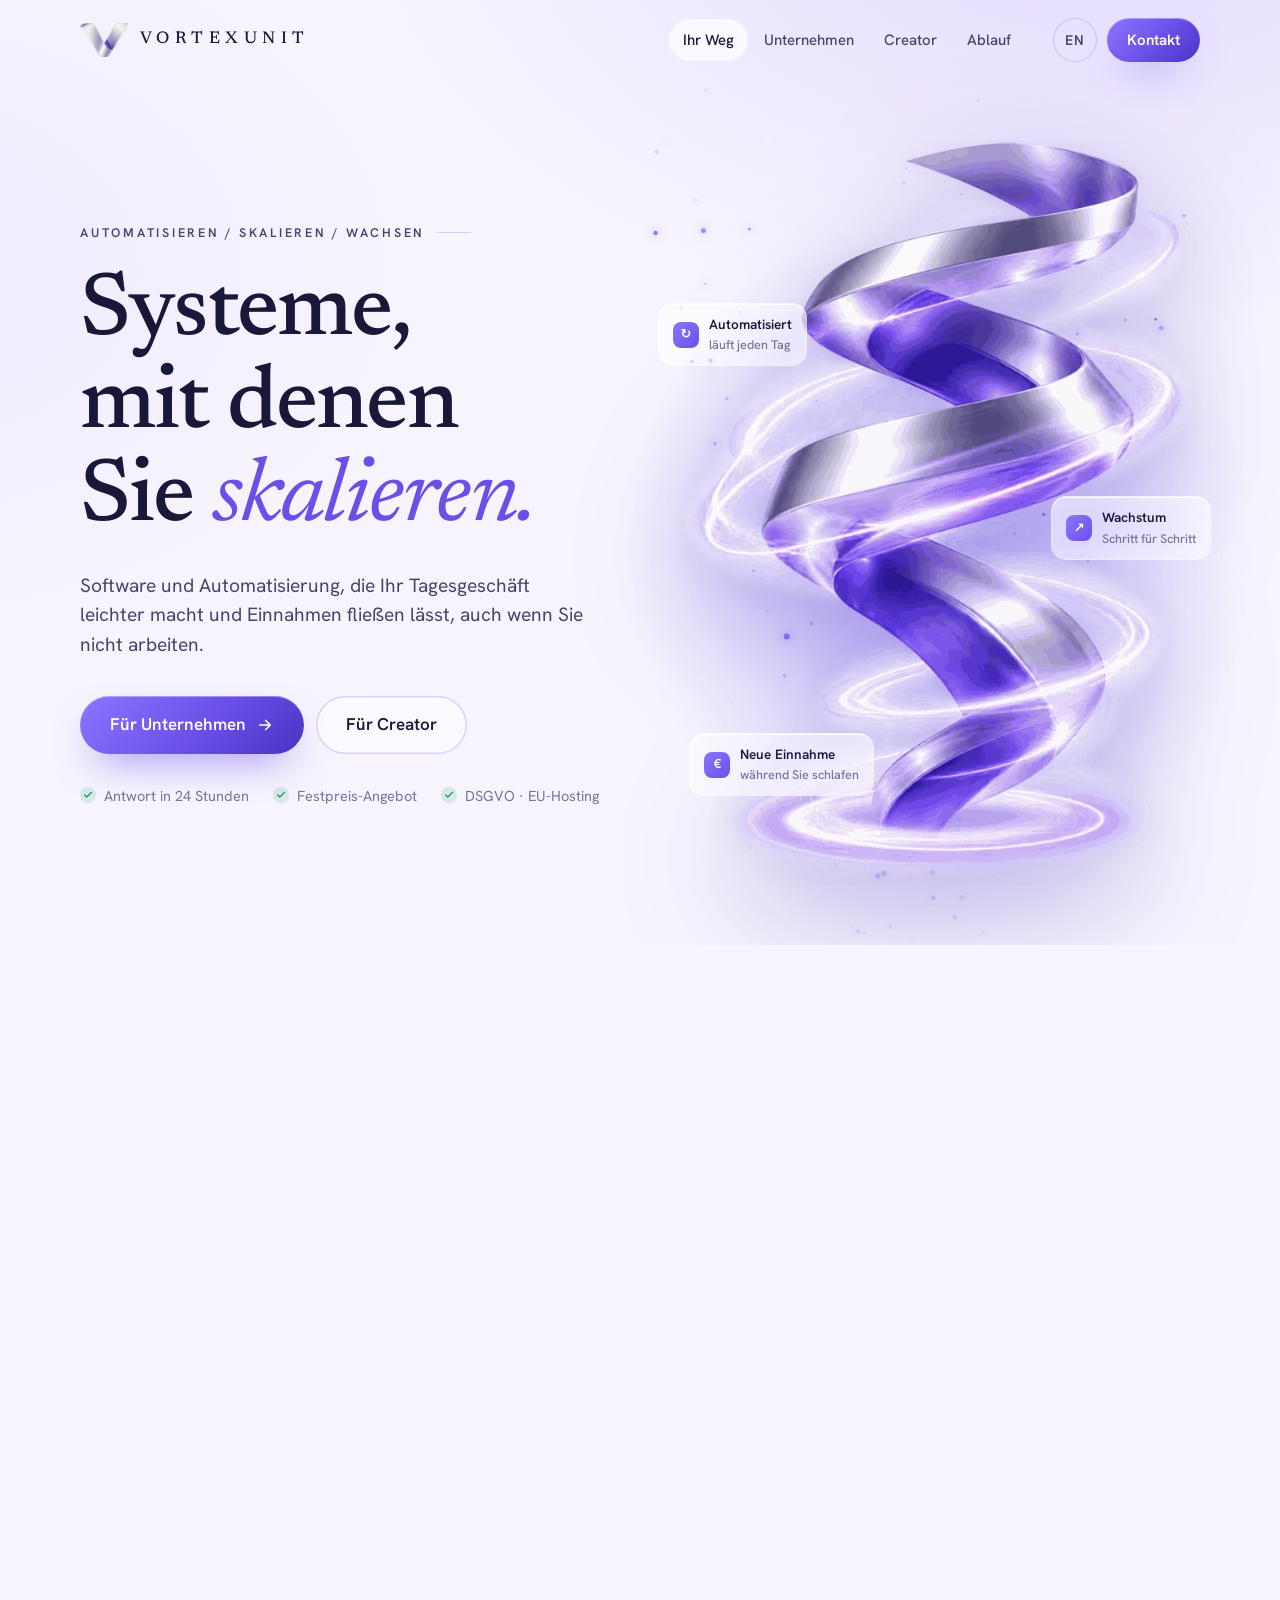
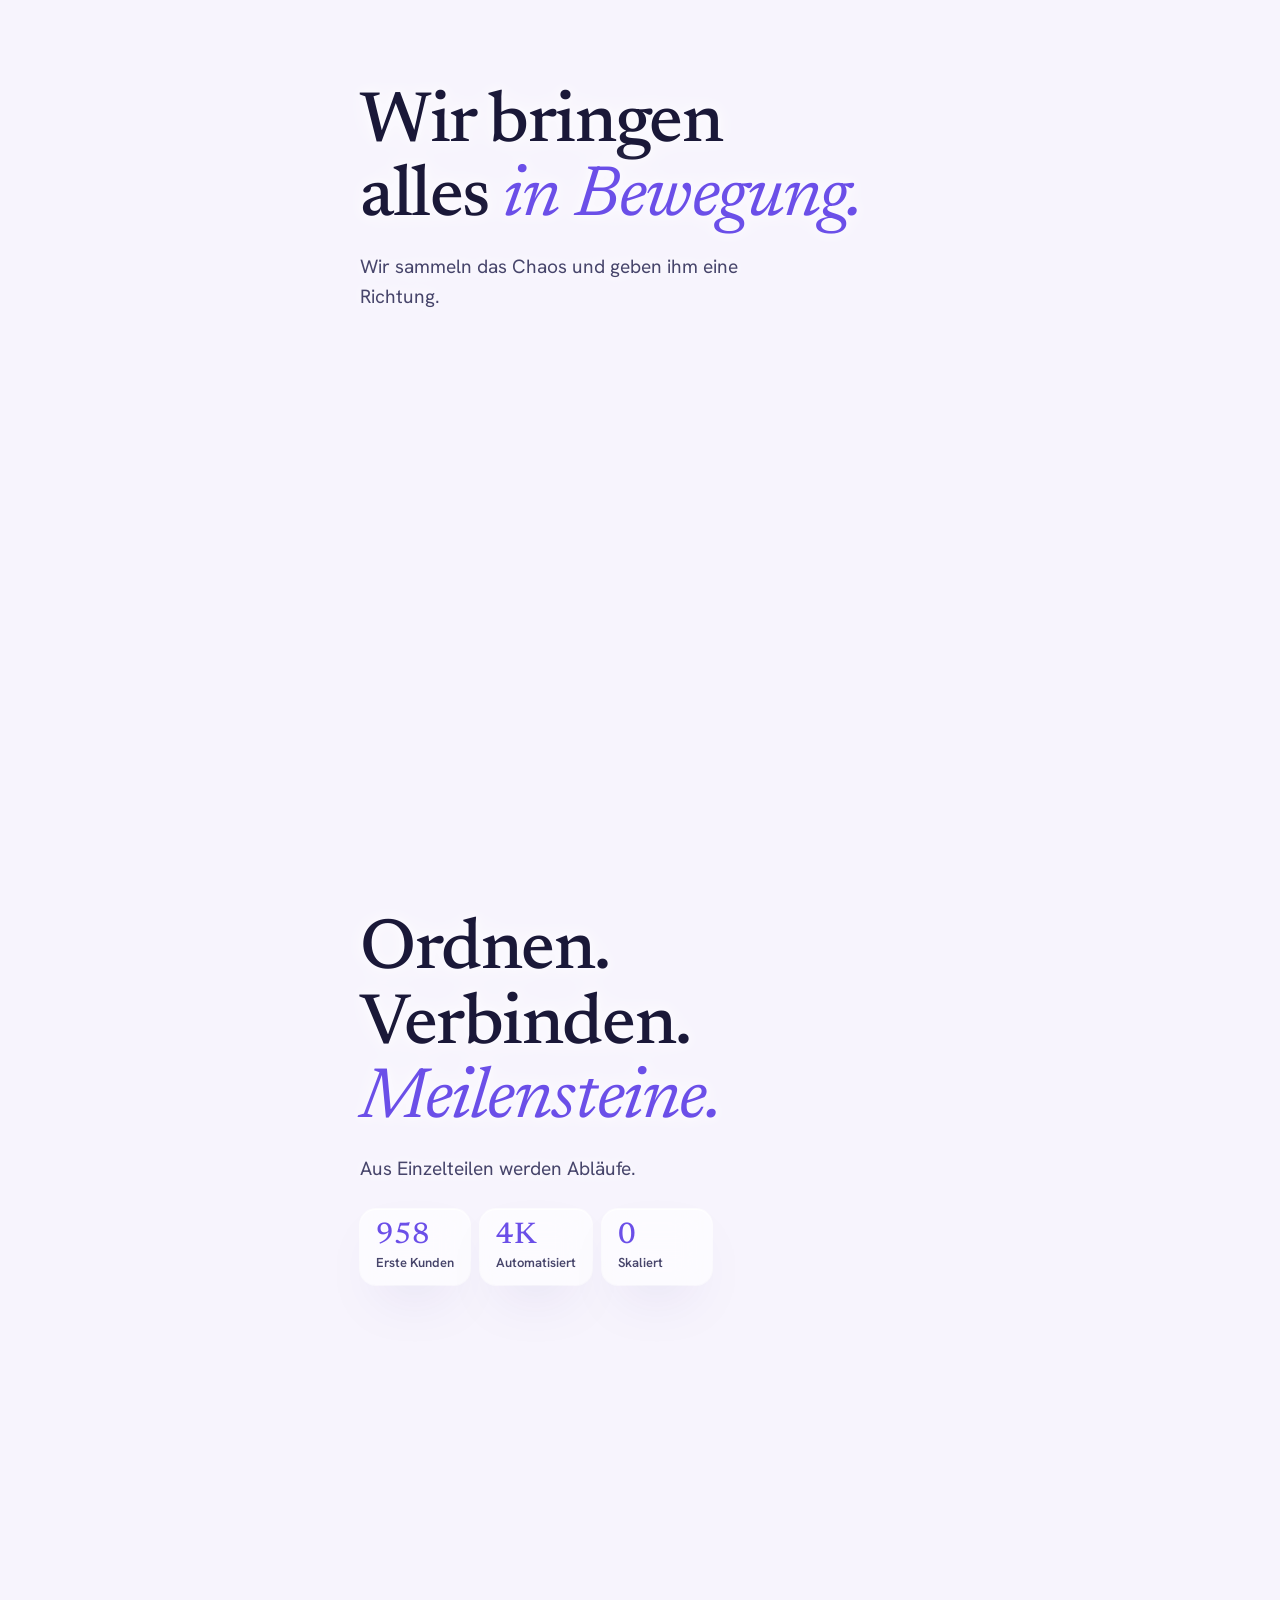
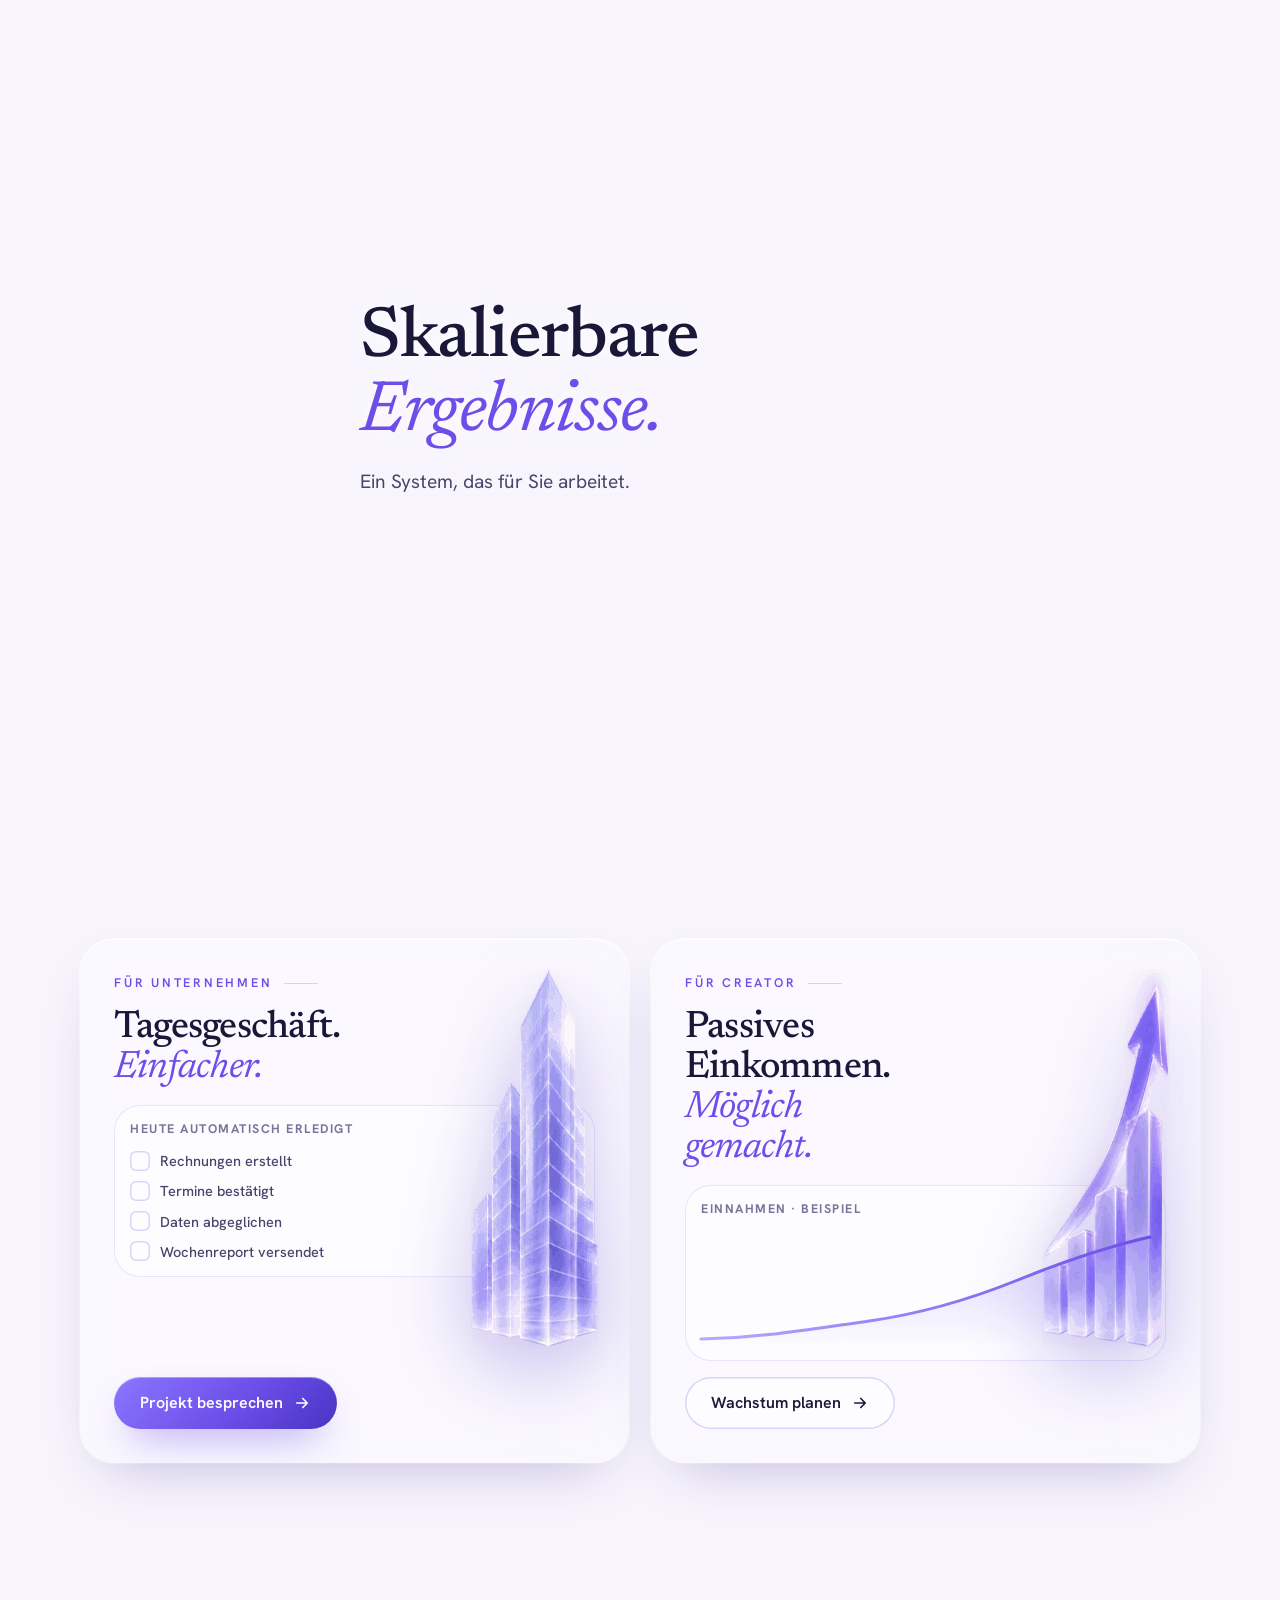
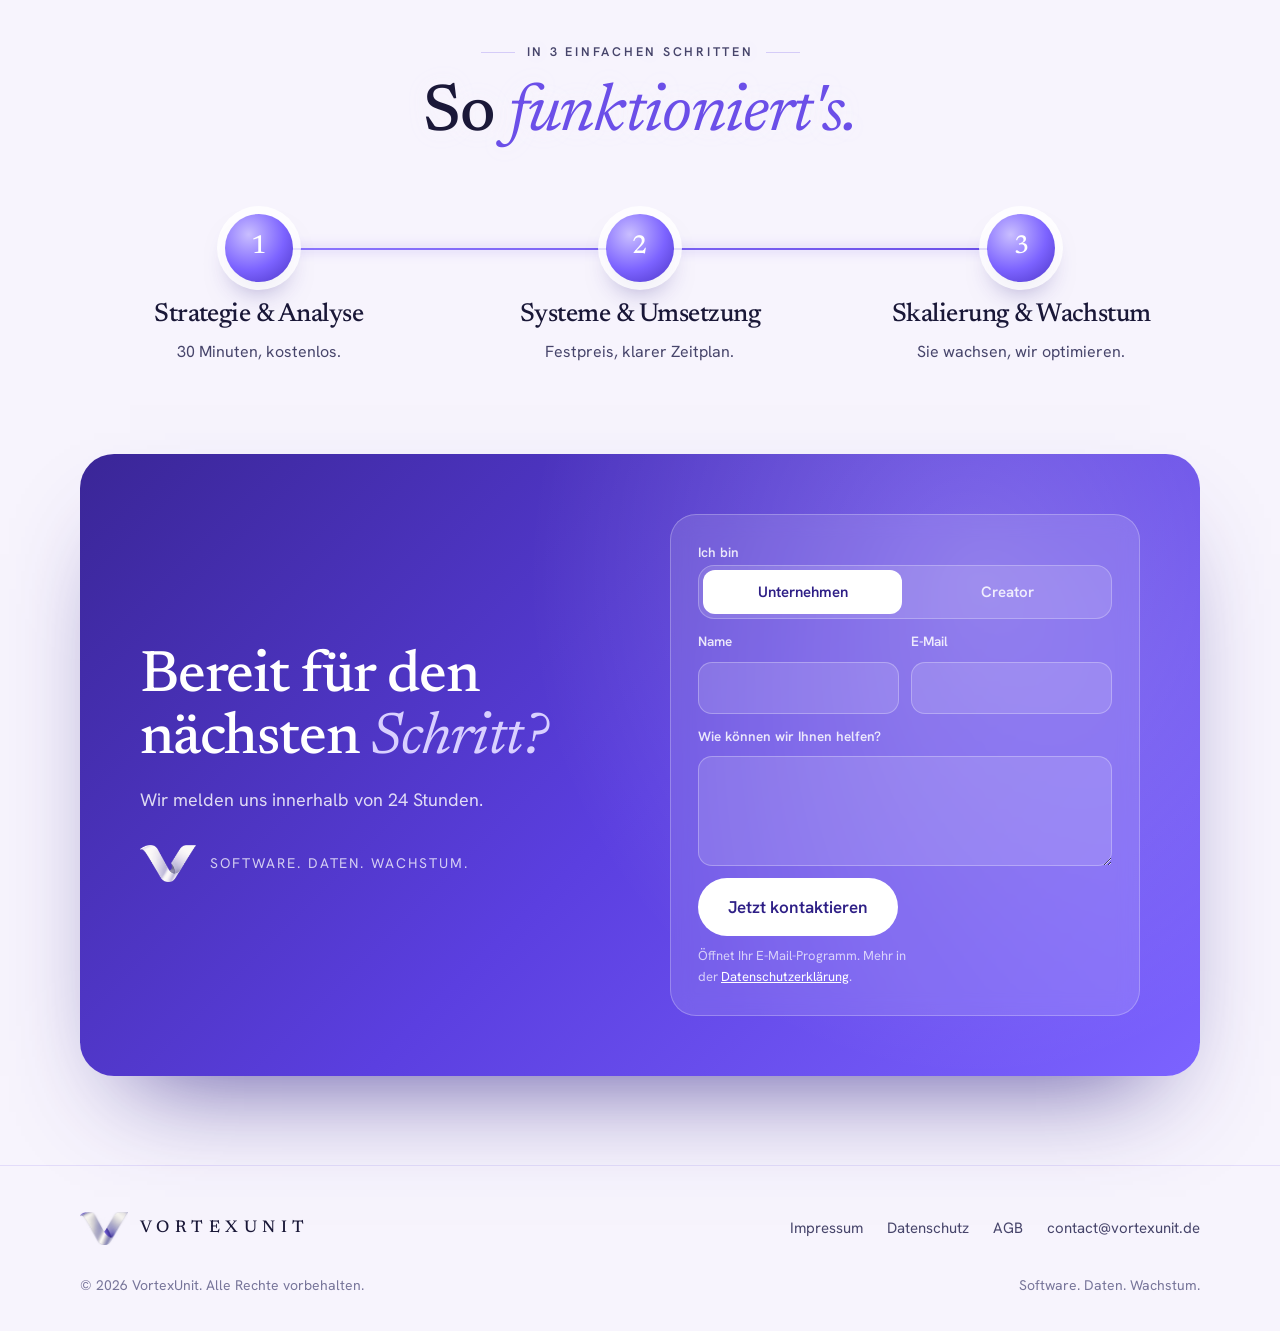
<file: index.html>
<!DOCTYPE html>
<html lang="de">
<head>
  <meta charset="UTF-8" />
  <meta name="viewport" content="width=device-width, initial-scale=1.0, maximum-scale=1.0, user-scalable=no" />
  <title>VortexUnit — Systeme, mit denen Unternehmen und Creator skalieren</title>
  <meta name="description" content="VortexUnit baut Software und Automatisierung, die Ihr Tagesgeschäft leichter macht und passives Einkommen möglich macht – für Unternehmen und Creator. Jetzt Erstgespräch vereinbaren." />
  <meta name="theme-color" content="#F7F4FD" />
  <link rel="canonical" href="https://vortexunit.de/" />
  <link rel="alternate" hreflang="de" href="https://vortexunit.de/" />
  <link rel="alternate" hreflang="en" href="https://vortexunit.de/en/" />
  <link rel="alternate" hreflang="x-default" href="https://vortexunit.de/" />
  <link rel="icon" href="assets/img/favicon-64.png" type="image/png" />
  <link rel="apple-touch-icon" href="assets/img/apple-touch-icon.png" />
  <link rel="manifest" href="site.webmanifest" />
  <link rel="preload" href="assets/fonts/newsreader-500.woff2" as="font" type="font/woff2" crossorigin />
  <link rel="preload" href="assets/img/hf/hero.webp" as="image" />
  <meta property="og:type" content="website" />
  <meta property="og:site_name" content="VortexUnit" />
  <meta property="og:title" content="VortexUnit — Systeme, mit denen Sie skalieren" />
  <meta property="og:description" content="Software und Automatisierung für Unternehmen und Creator. Software. Daten. Wachstum." />
  <meta property="og:url" content="https://vortexunit.de/" />
  <meta property="og:image" content="https://vortexunit.de/assets/img/og-cover.png" />
  <meta property="og:image:width" content="1200" />
  <meta property="og:image:height" content="630" />
  <meta name="twitter:card" content="summary_large_image" />
  <link rel="stylesheet" href="assets/css/style.css" />
  <script>document.documentElement.classList.add("js");</script>
  <script type="application/ld+json">
  {
    "@context": "https://schema.org",
    "@type": "ProfessionalService",
    "name": "VortexUnit",
    "slogan": "Software. Daten. Wachstum.",
    "url": "https://vortexunit.de",
    "description": "Software und Automatisierung für Unternehmen und Creator.",
    "logo": "https://vortexunit.de/assets/img/icon-512.png",
    "email": "contact@vortexunit.de",
    "address": { "@type": "PostalAddress", "postalCode": "1220", "addressLocality": "Wien", "addressCountry": "AT" },
    "areaServed": ["AT", "DE", "CH"]
  }
  </script>
</head>
<body>
  <a class="skip" href="#main">Zum Inhalt springen</a>

  <!-- Background film: hidden on the hero, plays in full through the four scenes, then gives way to the offer -->
  <div class="bgfilm" aria-hidden="true">
    <canvas id="film"></canvas>
    <div class="veil"></div>
  </div>

  <header class="site-header">
    <div class="container nav">
      <a href="#top" class="brand" aria-label="VortexUnit — zum Seitenanfang">
        <img src="assets/img/hf/mark.webp" width="48" height="33" alt="" />
        <span>VortexUnit</span>
      </a>
      <nav class="nav-links" aria-label="Hauptnavigation">
        <a href="#weg">Ihr Weg</a>
        <a href="#unternehmen">Unternehmen</a>
        <a href="#creator">Creator</a>
        <a href="#ablauf">Ablauf</a>
      </nav>
      <div class="nav-cta">
        <a class="lang" href="en/" hreflang="en" lang="en" aria-label="English version">EN</a>
        <a href="#kontakt" class="btn btn-primary">Kontakt</a>
        <button class="nav-toggle" type="button" aria-label="Menü öffnen" aria-expanded="false" aria-controls="mobile-menu"><span></span></button>
      </div>
    </div>
  </header>
  <nav class="mobile-menu" id="mobile-menu" aria-label="Mobile Navigation">
    <a href="#weg">Ihr Weg</a>
    <a href="#unternehmen">Für Unternehmen</a>
    <a href="#creator">Für Creator</a>
    <a href="#ablauf">Ablauf</a>
    <a href="en/" hreflang="en" lang="en">English</a>
    <a href="#kontakt" class="btn btn-primary btn-block">Kontakt</a>
  </nav>

  <main id="main">
    <!-- HERO -->
    <section class="hero" id="top">
      <canvas class="swirl" id="swirl" aria-hidden="true"></canvas>
      <div class="container hero-grid">
        <div>
          <span class="label reveal">Automatisieren / Skalieren / Wachsen</span>
          <h1 class="reveal d1">Systeme, mit denen Sie <em class="s">skalieren.</em></h1>
          <p class="sub reveal d2">Software und Automatisierung, die Ihr Tagesgeschäft leichter macht und Einnahmen fließen lässt, auch wenn Sie nicht arbeiten.</p>
          <div class="paths reveal d3">
            <a href="#unternehmen" class="btn btn-primary btn-lg">Für Unternehmen
              <svg viewBox="0 0 24 24" fill="none" stroke="currentColor" stroke-width="2.2" stroke-linecap="round" stroke-linejoin="round" aria-hidden="true"><path d="M5 12h14M13 6l6 6-6 6"/></svg></a>
            <a href="#creator" class="btn btn-ghost btn-lg">Für Creator</a>
          </div>
          <ul class="trust reveal d3">
            <li>Antwort in 24 Stunden</li>
            <li>Festpreis-Angebot</li>
            <li>DSGVO · EU-Hosting</li>
          </ul>
        </div>
        <div class="spiral" aria-hidden="true">
          <img src="assets/img/hf/hero.webp" width="620" height="888" alt="" />
          <span class="chip glass c1"><i>↻</i><span>Automatisiert<small>läuft jeden Tag</small></span></span>
          <span class="chip glass c2"><i>↗</i><span>Wachstum<small>Schritt für Schritt</small></span></span>
          <span class="chip glass c3"><i>€</i><span>Neue Einnahme<small>während Sie schlafen</small></span></span>
        </div>
      </div>
    </section>


    <!-- SCENE 0: the background film shows clearly here -->
    <section class="scene" id="weg" data-scene="0" aria-label="01 · Chaos">
      <div class="container">
        <div class="scene-copy scene-intro">
          <h2>Ideen, Aufgaben, Projekte, <em class="s">Content.</em></h2>
          <p>Alles gleichzeitig. Alles verstreut.</p>
        </div>
      </div>
    </section>


    <!-- SCENE 1: the background film shows clearly here -->
    <section class="scene" data-scene="1" aria-label="02 · Wirbel">
      <div class="container">
        <div class="scene-copy reveal">
          <h2>Wir bringen alles <em class="s">in Bewegung.</em></h2>
          <p>Wir sammeln das Chaos und geben ihm eine Richtung.</p>
        </div>
      </div>
    </section>


    <!-- SCENE 2: the background film shows clearly here -->
    <section class="scene" data-scene="2" aria-label="03 · Meilensteine">
      <div class="container">
        <div class="scene-copy reveal">
          <h2>Ordnen. Verbinden. <em class="s">Meilensteine.</em></h2>
          <p>Aus Einzelteilen werden Abläufe.</p>
          <div class="counters" data-milestones>
            <span class="glass"><b data-count="1000">0</b>Erste Kunden</span>
            <span class="glass"><b data-count="10000">0</b>Automatisiert</span>
            <span class="glass"><b data-count="100000">0</b>Skaliert</span>
          </div>
        </div>
      </div>
    </section>

    <!-- SCENE 3: the background film shows clearly here -->
    <section class="scene" data-scene="3" aria-label="04 · Ergebnis">
      <div class="container">
        <div class="scene-copy reveal">
          <h2>Skalierbare <em class="s">Ergebnisse.</em></h2>
          <p>Ein System, das für Sie arbeitet.</p>
        </div>
      </div>
    </section>

    <!-- AUDIENCES: the film has finished, the offer takes over -->
    <section class="section" id="angebot">
      <div class="container duo">
        <article class="aud glass reveal" id="unternehmen">
          <img class="art" src="assets/img/hf/glass-business.webp" width="292" height="380" alt="" loading="lazy" />
          <span class="label">Für Unternehmen</span>
          <h3>Tagesgeschäft. <em class="s">Einfacher.</em></h3>
                    <div class="live" aria-label="Beispiel: automatisch erledigte Aufgaben">
            <div class="live-h"><span>Heute automatisch erledigt</span><b>Live</b></div>
            <ul class="tasks" data-tasks>
              <li><i><svg viewBox="0 0 24 24" fill="none" stroke="currentColor" stroke-width="3.4" stroke-linecap="round" stroke-linejoin="round"><path d="M20 6 9 17l-5-5"/></svg></i>Rechnungen erstellt<em>06:00</em></li>
              <li><i><svg viewBox="0 0 24 24" fill="none" stroke="currentColor" stroke-width="3.4" stroke-linecap="round" stroke-linejoin="round"><path d="M20 6 9 17l-5-5"/></svg></i>Termine bestätigt<em>08:15</em></li>
              <li><i><svg viewBox="0 0 24 24" fill="none" stroke="currentColor" stroke-width="3.4" stroke-linecap="round" stroke-linejoin="round"><path d="M20 6 9 17l-5-5"/></svg></i>Daten abgeglichen<em>11:30</em></li>
              <li><i><svg viewBox="0 0 24 24" fill="none" stroke="currentColor" stroke-width="3.4" stroke-linecap="round" stroke-linejoin="round"><path d="M20 6 9 17l-5-5"/></svg></i>Wochenreport versendet<em>17:00</em></li>
            </ul>
          </div>
          <a href="#kontakt" class="btn btn-primary" data-audience="Unternehmen">Projekt besprechen
            <svg viewBox="0 0 24 24" fill="none" stroke="currentColor" stroke-width="2.2" stroke-linecap="round" stroke-linejoin="round" aria-hidden="true"><path d="M5 12h14M13 6l6 6-6 6"/></svg></a>
        </article>

        <article class="aud glass reveal d1" id="creator">
          <img class="art" src="assets/img/hf/glass-growth.webp" width="277" height="380" alt="" loading="lazy" />
          <span class="label">Für Creator</span>
          <h3>Passives Einkommen. <em class="s">Möglich gemacht.</em></h3>
                    <div class="live" aria-label="Beispiel: Einnahmen wachsen über Zeit">
            <div class="live-h"><span>Einnahmen · Beispiel</span><b>Läuft</b></div>
            <div class="income" data-income>
              <svg viewBox="0 0 400 118" preserveAspectRatio="none" aria-hidden="true">
                <defs>
                  <linearGradient id="incomeG" x1="0" x2="1"><stop offset="0" stop-color="#B9A9FF"/><stop offset="1" stop-color="#6B4FE8"/></linearGradient>
                  <linearGradient id="incomeA" x1="0" x2="0" y1="0" y2="1"><stop offset="0" stop-color="#8C76FF" stop-opacity=".3"/><stop offset="1" stop-color="#8C76FF" stop-opacity="0"/></linearGradient>
                </defs>
                <path class="area" d="M0 110 C 60 108, 100 100, 150 92 S 240 70, 280 52 S 360 18, 400 8 L400 118 L0 118Z"/>
                <path class="line" d="M0 110 C 60 108, 100 100, 150 92 S 240 70, 280 52 S 360 18, 400 8"/>
              </svg>
              <span class="toast" style="top:0" data-toast>+ Neue Mitgliedschaft <b>€</b></span>
            </div>
          </div>
          <a href="#kontakt" class="btn btn-ghost" data-audience="Creator">Wachstum planen
            <svg viewBox="0 0 24 24" fill="none" stroke="currentColor" stroke-width="2.2" stroke-linecap="round" stroke-linejoin="round" aria-hidden="true"><path d="M5 12h14M13 6l6 6-6 6"/></svg></a>
        </article>
      </div>
    </section>


    <!-- PROCESS -->
    <section class="section" id="ablauf">
      <div class="container">
        <div class="head center reveal">
          <span class="label">In 3 einfachen Schritten</span>
          <h2>So <em class="s">funktioniert's.</em></h2>
        </div>
        <ol class="steps" data-steps>
          <li class="step reveal"><span class="n">1</span><h3>Strategie &amp; Analyse</h3><p>30 Minuten, kostenlos.</p></li>
          <li class="step reveal d1"><span class="n">2</span><h3>Systeme &amp; Umsetzung</h3><p>Festpreis, klarer Zeitplan.</p></li>
          <li class="step reveal d2"><span class="n">3</span><h3>Skalierung &amp; Wachstum</h3><p>Sie wachsen, wir optimieren.</p></li>
        </ol>
      </div>
    </section>

    <!-- CONTACT -->
    <section class="section" id="kontakt" style="padding-top:0">
      <div class="container">
        <div class="contact reveal">
          <div>
            <h2>Bereit für den nächsten <em class="s">Schritt?</em></h2>
            <p class="lead">Wir melden uns innerhalb von 24 Stunden.</p>
            <div class="brandline"><img src="assets/img/hf/mark-white.webp" width="56" height="38" alt="" />SOFTWARE. DATEN. WACHSTUM.</div>
          </div>
          <form class="form" data-contact-form data-mailto="contact@vortexunit.de" novalidate>
            <fieldset class="field full">
              <legend>Ich bin</legend>
              <div class="seg">
                <label><input type="radio" name="audience" value="Unternehmen" checked /><span>Unternehmen</span></label>
                <label><input type="radio" name="audience" value="Creator" /><span>Creator</span></label>
              </div>
            </fieldset>
            <div class="field"><label for="f-name">Name</label><input id="f-name" name="name" type="text" autocomplete="name" required /></div>
            <div class="field"><label for="f-email">E-Mail</label><input id="f-email" name="email" type="email" autocomplete="email" required /></div>
            <div class="field full"><label for="f-msg">Wie können wir Ihnen helfen?</label><textarea id="f-msg" name="message" required></textarea></div>
            <div class="full form-foot">
              <button type="submit" class="btn btn-white btn-lg">Jetzt kontaktieren</button>
              <small>Öffnet Ihr E-Mail-Programm. Mehr in der <a href="datenschutz.html">Datenschutzerklärung</a>.</small>
            </div>
            <p class="form-status full" data-form-status role="status"></p>
          </form>
        </div>
      </div>
    </section>
  </main>

  <footer class="site-footer" style="margin-top:0">
    <div class="container">
      <div class="footer-row">
        <a href="#top" class="brand"><img src="assets/img/hf/mark.webp" width="48" height="33" alt="" /><span>VortexUnit</span></a>
        <nav class="footer-links" aria-label="Rechtliches">
          <a href="impressum.html">Impressum</a><a href="datenschutz.html">Datenschutz</a><a href="agb.html">AGB</a><a href="mailto:contact@vortexunit.de">contact@vortexunit.de</a>
        </nav>
      </div>
      <div class="footer-bottom"><p>© <span data-year>2026</span> VortexUnit. Alle Rechte vorbehalten.</p><p>Software. Daten. Wachstum.</p></div>
    </div>
  </footer>

  <script src="assets/js/main.js" defer></script>
</body>
</html>
</file>
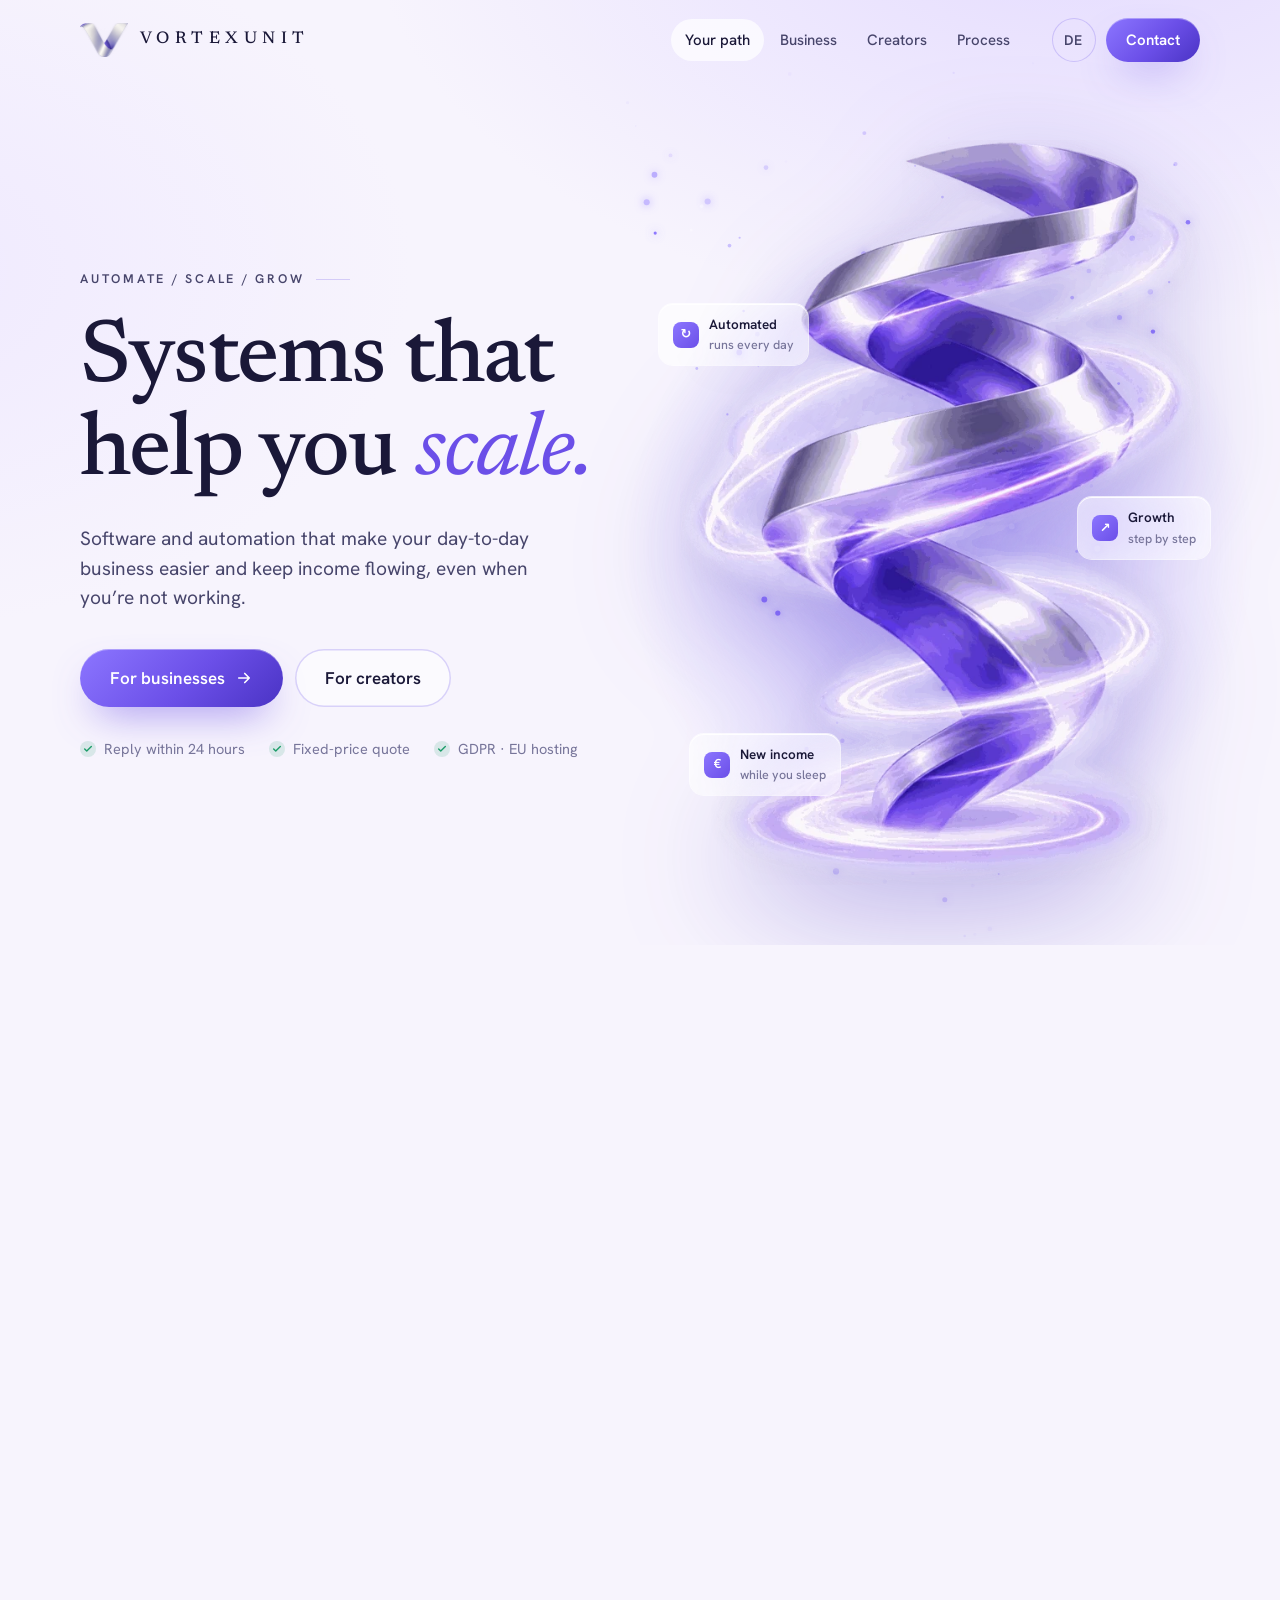
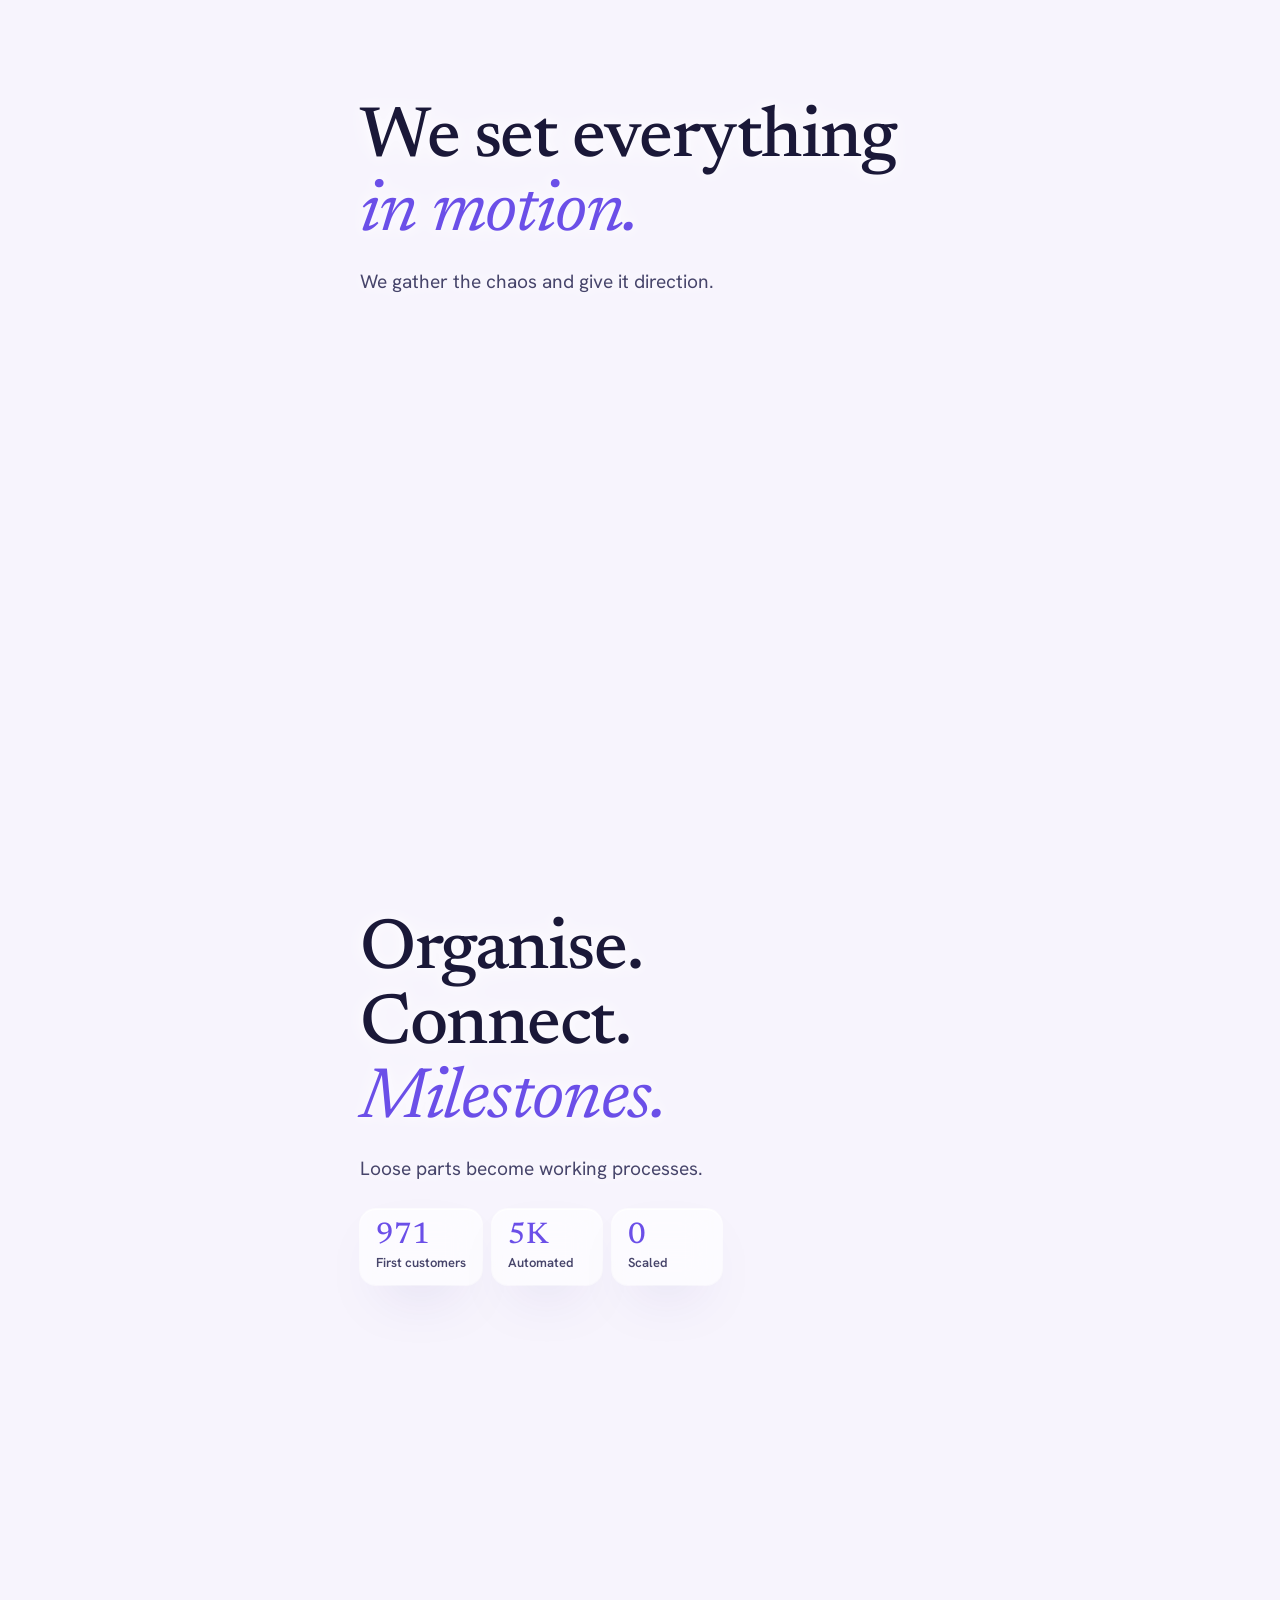
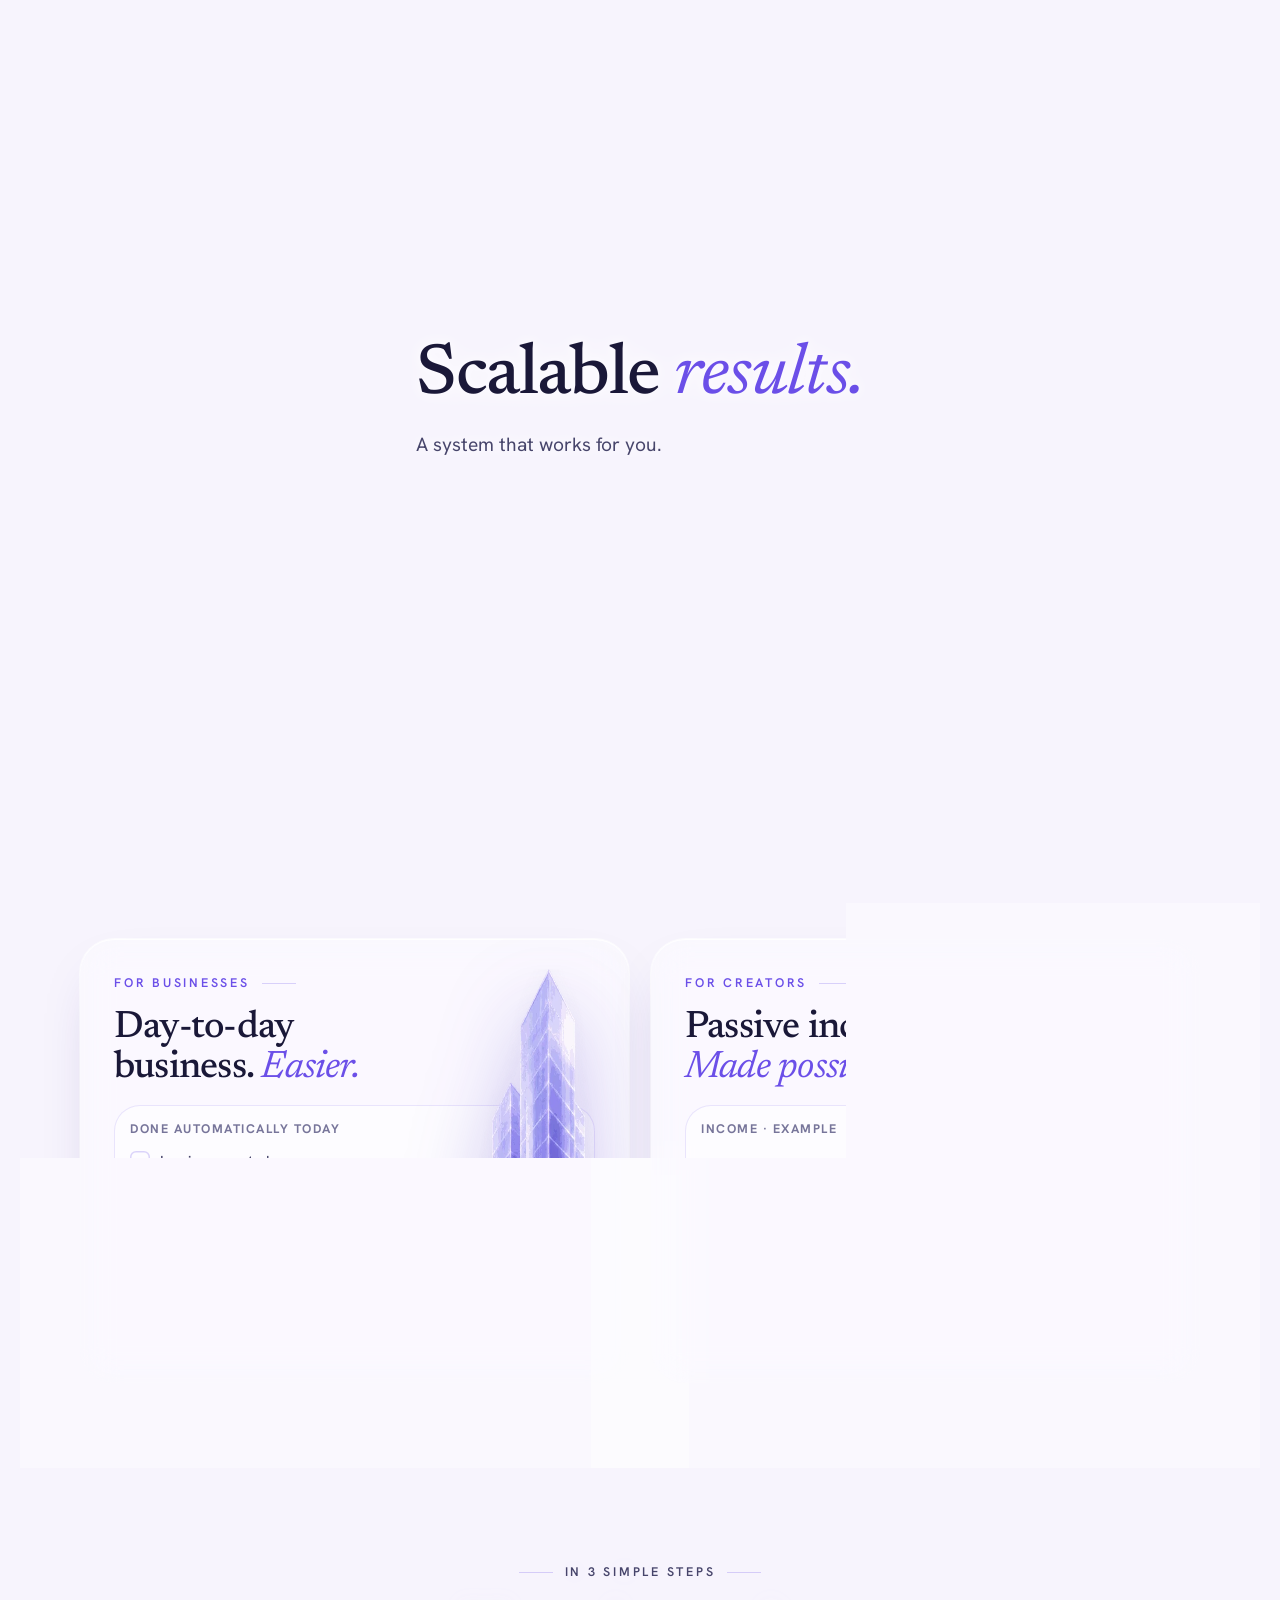
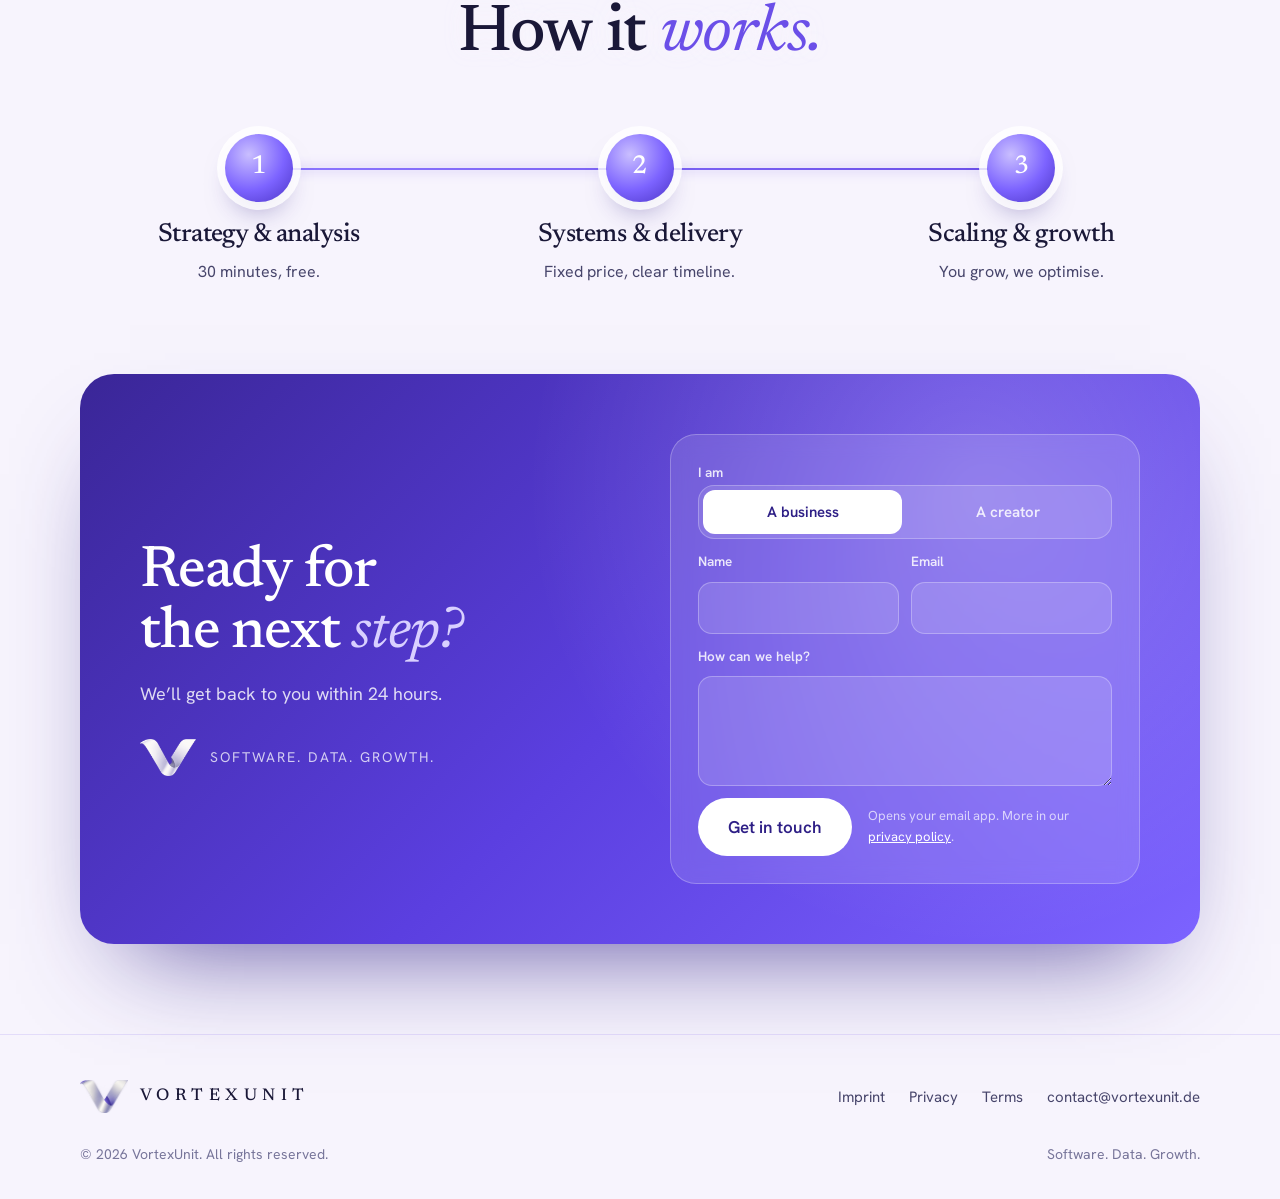
<file: en/index.html>
<!DOCTYPE html>
<html lang="en">
<head>
  <meta charset="UTF-8" />
  <meta name="viewport" content="width=device-width, initial-scale=1.0, maximum-scale=1.0, user-scalable=no" />
  <title>VortexUnit — Systems that help businesses and creators scale</title>
  <meta name="description" content="VortexUnit builds software and automation that make day-to-day business easier and passive income possible – for businesses and creators. Book a free first call." />
  <meta name="theme-color" content="#F7F4FD" />
  <link rel="canonical" href="https://vortexunit.de/en/" />
  <link rel="alternate" hreflang="de" href="https://vortexunit.de/" />
  <link rel="alternate" hreflang="en" href="https://vortexunit.de/en/" />
  <link rel="alternate" hreflang="x-default" href="https://vortexunit.de/" />
  <link rel="icon" href="../assets/img/favicon-64.png" type="image/png" />
  <link rel="apple-touch-icon" href="../assets/img/apple-touch-icon.png" />
  <link rel="manifest" href="../site.webmanifest" />
  <link rel="preload" href="../assets/fonts/newsreader-500.woff2" as="font" type="font/woff2" crossorigin />
  <link rel="preload" href="../assets/img/hf/hero.webp" as="image" />
  <meta property="og:type" content="website" />
  <meta property="og:site_name" content="VortexUnit" />
  <meta property="og:title" content="VortexUnit — Systems that help you scale" />
  <meta property="og:description" content="Software and automation for businesses and creators. Software. Data. Growth." />
  <meta property="og:url" content="https://vortexunit.de/en/" />
  <meta property="og:locale" content="en_GB" />
  <meta property="og:image" content="https://vortexunit.de/assets/img/og-cover.png" />
  <meta property="og:image:width" content="1200" />
  <meta property="og:image:height" content="630" />
  <meta name="twitter:card" content="summary_large_image" />
  <link rel="stylesheet" href="../assets/css/style.css" />
  <script>document.documentElement.classList.add("js");</script>
  <script type="application/ld+json">
  {
    "@context": "https://schema.org",
    "@type": "ProfessionalService",
    "name": "VortexUnit",
    "slogan": "Software. Data. Growth.",
    "url": "https://vortexunit.de/en/",
    "description": "Software and automation for businesses and creators.",
    "logo": "https://vortexunit.de/assets/img/icon-512.png",
    "email": "contact@vortexunit.de",
    "address": { "@type": "PostalAddress", "postalCode": "1220", "addressLocality": "Vienna", "addressCountry": "AT" },
    "areaServed": ["AT", "DE", "CH"]
  }
  </script>
</head>
<body>
  <a class="skip" href="#main">Skip to content</a>

  <!-- Background film: hidden on the hero, plays in full through the four scenes, then gives way to the offer -->
  <div class="bgfilm" aria-hidden="true">
    <canvas id="film"></canvas>
    <div class="veil"></div>
  </div>

  <header class="site-header">
    <div class="container nav">
      <a href="#top" class="brand" aria-label="VortexUnit — back to top">
        <img src="../assets/img/hf/mark.webp" width="48" height="33" alt="" />
        <span>VortexUnit</span>
      </a>
      <nav class="nav-links" aria-label="Main navigation">
        <a href="#journey">Your path</a>
        <a href="#business">Business</a>
        <a href="#creators">Creators</a>
        <a href="#process">Process</a>
      </nav>
      <div class="nav-cta">
        <a class="lang" href="../" hreflang="de" lang="de" aria-label="Deutsche Version">DE</a>
        <a href="#contact" class="btn btn-primary">Contact</a>
        <button class="nav-toggle" type="button" aria-label="Open menu" aria-expanded="false" aria-controls="mobile-menu"><span></span></button>
      </div>
    </div>
  </header>
  <nav class="mobile-menu" id="mobile-menu" aria-label="Mobile navigation">
    <a href="#journey">Your path</a>
    <a href="#business">For businesses</a>
    <a href="#creators">For creators</a>
    <a href="#process">Process</a>
    <a href="../" hreflang="de" lang="de">Deutsch</a>
    <a href="#contact" class="btn btn-primary btn-block">Contact</a>
  </nav>

  <main id="main">
    <!-- HERO -->
    <section class="hero" id="top">
      <canvas class="swirl" id="swirl" aria-hidden="true"></canvas>
      <div class="container hero-grid">
        <div>
          <span class="label reveal">Automate / Scale / Grow</span>
          <h1 class="reveal d1">Systems that help you <em class="s">scale.</em></h1>
          <p class="sub reveal d2">Software and automation that make your day-to-day business easier and keep income flowing, even when you’re not working.</p>
          <div class="paths reveal d3">
            <a href="#business" class="btn btn-primary btn-lg">For businesses
              <svg viewBox="0 0 24 24" fill="none" stroke="currentColor" stroke-width="2.2" stroke-linecap="round" stroke-linejoin="round" aria-hidden="true"><path d="M5 12h14M13 6l6 6-6 6"/></svg></a>
            <a href="#creators" class="btn btn-ghost btn-lg">For creators</a>
          </div>
          <ul class="trust reveal d3">
            <li>Reply within 24 hours</li>
            <li>Fixed-price quote</li>
            <li>GDPR · EU hosting</li>
          </ul>
        </div>
        <div class="spiral" aria-hidden="true">
          <img src="../assets/img/hf/hero.webp" width="620" height="888" alt="" />
          <span class="chip glass c1"><i>↻</i><span>Automated<small>runs every day</small></span></span>
          <span class="chip glass c2"><i>↗</i><span>Growth<small>step by step</small></span></span>
          <span class="chip glass c3"><i>€</i><span>New income<small>while you sleep</small></span></span>
        </div>
      </div>
    </section>


    <!-- SCENE 0: the background film shows clearly here -->
    <section class="scene" id="journey" data-scene="0" aria-label="01 · Chaos">
      <div class="container">
        <div class="scene-copy scene-intro">
          <h2>Ideas, tasks, projects, <em class="s">content.</em></h2>
          <p>All at once. All over the place.</p>
        </div>
      </div>
    </section>


    <!-- SCENE 1: the background film shows clearly here -->
    <section class="scene" data-scene="1" aria-label="02 · Vortex">
      <div class="container">
        <div class="scene-copy reveal">
          <h2>We set everything <em class="s">in motion.</em></h2>
          <p>We gather the chaos and give it direction.</p>
        </div>
      </div>
    </section>


    <!-- SCENE 2: the background film shows clearly here -->
    <section class="scene" data-scene="2" aria-label="03 · Milestones">
      <div class="container">
        <div class="scene-copy reveal">
          <h2>Organise. Connect. <em class="s">Milestones.</em></h2>
          <p>Loose parts become working processes.</p>
          <div class="counters" data-milestones>
            <span class="glass"><b data-count="1000">0</b>First customers</span>
            <span class="glass"><b data-count="10000">0</b>Automated</span>
            <span class="glass"><b data-count="100000">0</b>Scaled</span>
          </div>
        </div>
      </div>
    </section>

    <!-- SCENE 3: the background film shows clearly here -->
    <section class="scene" data-scene="3" aria-label="04 · Result">
      <div class="container">
        <div class="scene-copy reveal">
          <h2>Scalable <em class="s">results.</em></h2>
          <p>A system that works for you.</p>
        </div>
      </div>
    </section>

    <!-- AUDIENCES: the film has finished, the offer takes over -->
    <section class="section" id="angebot">
      <div class="container duo">
        <article class="aud glass reveal" id="business">
          <img class="art" src="../assets/img/hf/glass-business.webp" width="292" height="380" alt="" loading="lazy" />
          <span class="label">For businesses</span>
          <h3>Day-to-day business. <em class="s">Easier.</em></h3>
                    <div class="live" aria-label="Example: tasks done automatically">
            <div class="live-h"><span>Done automatically today</span><b>Live</b></div>
            <ul class="tasks" data-tasks>
              <li><i><svg viewBox="0 0 24 24" fill="none" stroke="currentColor" stroke-width="3.4" stroke-linecap="round" stroke-linejoin="round"><path d="M20 6 9 17l-5-5"/></svg></i>Invoices created<em>06:00</em></li>
              <li><i><svg viewBox="0 0 24 24" fill="none" stroke="currentColor" stroke-width="3.4" stroke-linecap="round" stroke-linejoin="round"><path d="M20 6 9 17l-5-5"/></svg></i>Appointments confirmed<em>08:15</em></li>
              <li><i><svg viewBox="0 0 24 24" fill="none" stroke="currentColor" stroke-width="3.4" stroke-linecap="round" stroke-linejoin="round"><path d="M20 6 9 17l-5-5"/></svg></i>Data synced<em>11:30</em></li>
              <li><i><svg viewBox="0 0 24 24" fill="none" stroke="currentColor" stroke-width="3.4" stroke-linecap="round" stroke-linejoin="round"><path d="M20 6 9 17l-5-5"/></svg></i>Weekly report sent<em>17:00</em></li>
            </ul>
          </div>
          <a href="#contact" class="btn btn-primary" data-audience="Business">Discuss your project
            <svg viewBox="0 0 24 24" fill="none" stroke="currentColor" stroke-width="2.2" stroke-linecap="round" stroke-linejoin="round" aria-hidden="true"><path d="M5 12h14M13 6l6 6-6 6"/></svg></a>
        </article>

        <article class="aud glass reveal d1" id="creators">
          <img class="art" src="../assets/img/hf/glass-growth.webp" width="277" height="380" alt="" loading="lazy" />
          <span class="label">For creators</span>
          <h3>Passive income. <em class="s">Made possible.</em></h3>
                    <div class="live" aria-label="Example: income growing over time">
            <div class="live-h"><span>Income · example</span><b>Running</b></div>
            <div class="income" data-income>
              <svg viewBox="0 0 400 118" preserveAspectRatio="none" aria-hidden="true">
                <defs>
                  <linearGradient id="incomeG" x1="0" x2="1"><stop offset="0" stop-color="#B9A9FF"/><stop offset="1" stop-color="#6B4FE8"/></linearGradient>
                  <linearGradient id="incomeA" x1="0" x2="0" y1="0" y2="1"><stop offset="0" stop-color="#8C76FF" stop-opacity=".3"/><stop offset="1" stop-color="#8C76FF" stop-opacity="0"/></linearGradient>
                </defs>
                <path class="area" d="M0 110 C 60 108, 100 100, 150 92 S 240 70, 280 52 S 360 18, 400 8 L400 118 L0 118Z"/>
                <path class="line" d="M0 110 C 60 108, 100 100, 150 92 S 240 70, 280 52 S 360 18, 400 8"/>
              </svg>
              <span class="toast" style="top:0" data-toast>+ New membership <b>€</b></span>
            </div>
          </div>
          <a href="#contact" class="btn btn-ghost" data-audience="Creator">Plan your growth
            <svg viewBox="0 0 24 24" fill="none" stroke="currentColor" stroke-width="2.2" stroke-linecap="round" stroke-linejoin="round" aria-hidden="true"><path d="M5 12h14M13 6l6 6-6 6"/></svg></a>
        </article>
      </div>
    </section>


    <!-- PROCESS -->
    <section class="section" id="process">
      <div class="container">
        <div class="head center reveal">
          <span class="label">In 3 simple steps</span>
          <h2>How it <em class="s">works.</em></h2>
        </div>
        <ol class="steps" data-steps>
          <li class="step reveal"><span class="n">1</span><h3>Strategy &amp; analysis</h3><p>30 minutes, free.</p></li>
          <li class="step reveal d1"><span class="n">2</span><h3>Systems &amp; delivery</h3><p>Fixed price, clear timeline.</p></li>
          <li class="step reveal d2"><span class="n">3</span><h3>Scaling &amp; growth</h3><p>You grow, we optimise.</p></li>
        </ol>
      </div>
    </section>

    <!-- CONTACT -->
    <section class="section" id="contact" style="padding-top:0">
      <div class="container">
        <div class="contact reveal">
          <div>
            <h2>Ready for the next <em class="s">step?</em></h2>
            <p class="lead">We’ll get back to you within 24 hours.</p>
            <div class="brandline"><img src="../assets/img/hf/mark-white.webp" width="56" height="38" alt="" />SOFTWARE. DATA. GROWTH.</div>
          </div>
          <form class="form" data-contact-form data-mailto="contact@vortexunit.de" novalidate>
            <fieldset class="field full">
              <legend>I am</legend>
              <div class="seg">
                <label><input type="radio" name="audience" value="Business" checked /><span>A business</span></label>
                <label><input type="radio" name="audience" value="Creator" /><span>A creator</span></label>
              </div>
            </fieldset>
            <div class="field"><label for="f-name">Name</label><input id="f-name" name="name" type="text" autocomplete="name" required /></div>
            <div class="field"><label for="f-email">Email</label><input id="f-email" name="email" type="email" autocomplete="email" required /></div>
            <div class="field full"><label for="f-msg">How can we help?</label><textarea id="f-msg" name="message" required></textarea></div>
            <div class="full form-foot">
              <button type="submit" class="btn btn-white btn-lg">Get in touch</button>
              <small>Opens your email app. More in our <a href="privacy.html">privacy policy</a>.</small>
            </div>
            <p class="form-status full" data-form-status role="status"></p>
          </form>
        </div>
      </div>
    </section>
  </main>

  <footer class="site-footer" style="margin-top:0">
    <div class="container">
      <div class="footer-row">
        <a href="#top" class="brand"><img src="../assets/img/hf/mark.webp" width="48" height="33" alt="" /><span>VortexUnit</span></a>
        <nav class="footer-links" aria-label="Legal">
          <a href="imprint.html">Imprint</a><a href="privacy.html">Privacy</a><a href="terms.html">Terms</a><a href="mailto:contact@vortexunit.de">contact@vortexunit.de</a>
        </nav>
      </div>
      <div class="footer-bottom"><p>© <span data-year>2026</span> VortexUnit. All rights reserved.</p><p>Software. Data. Growth.</p></div>
    </div>
  </footer>

  <script src="../assets/js/main.js" defer></script>
</body>
</html>
</file>
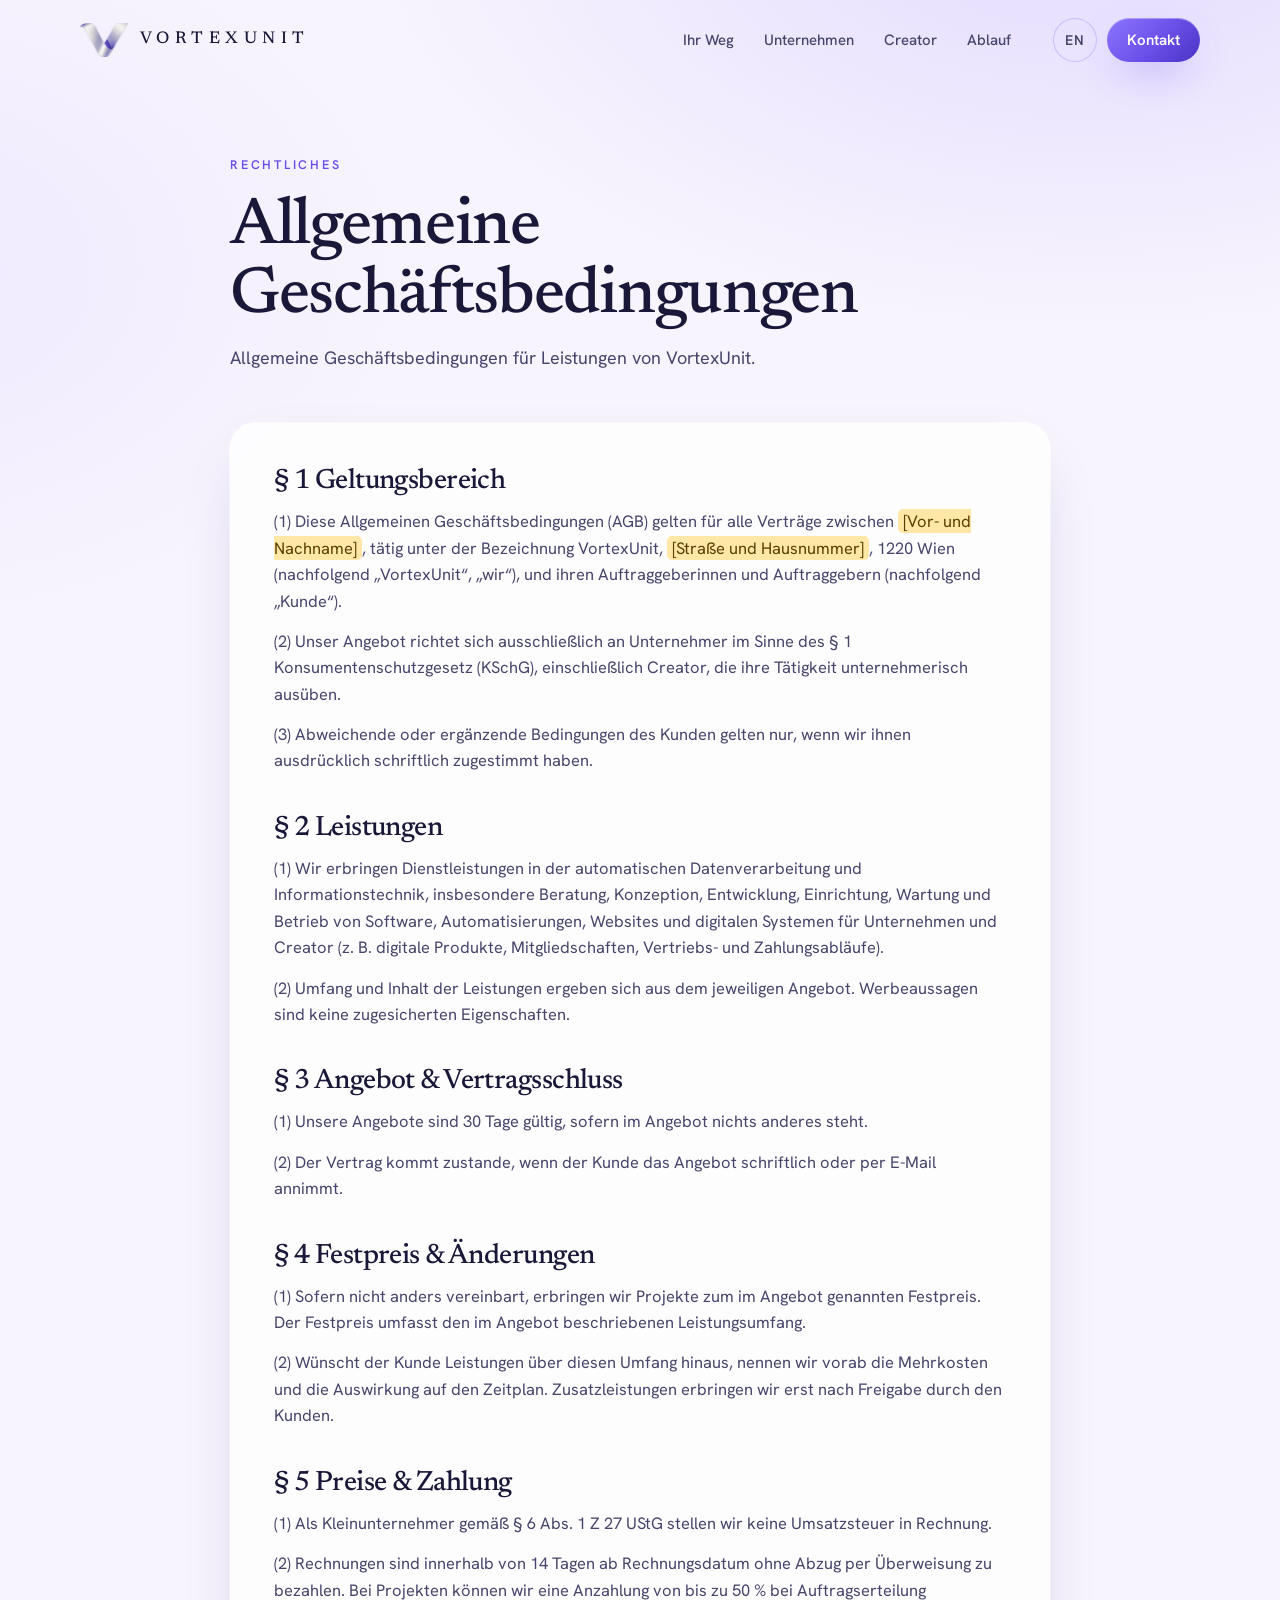
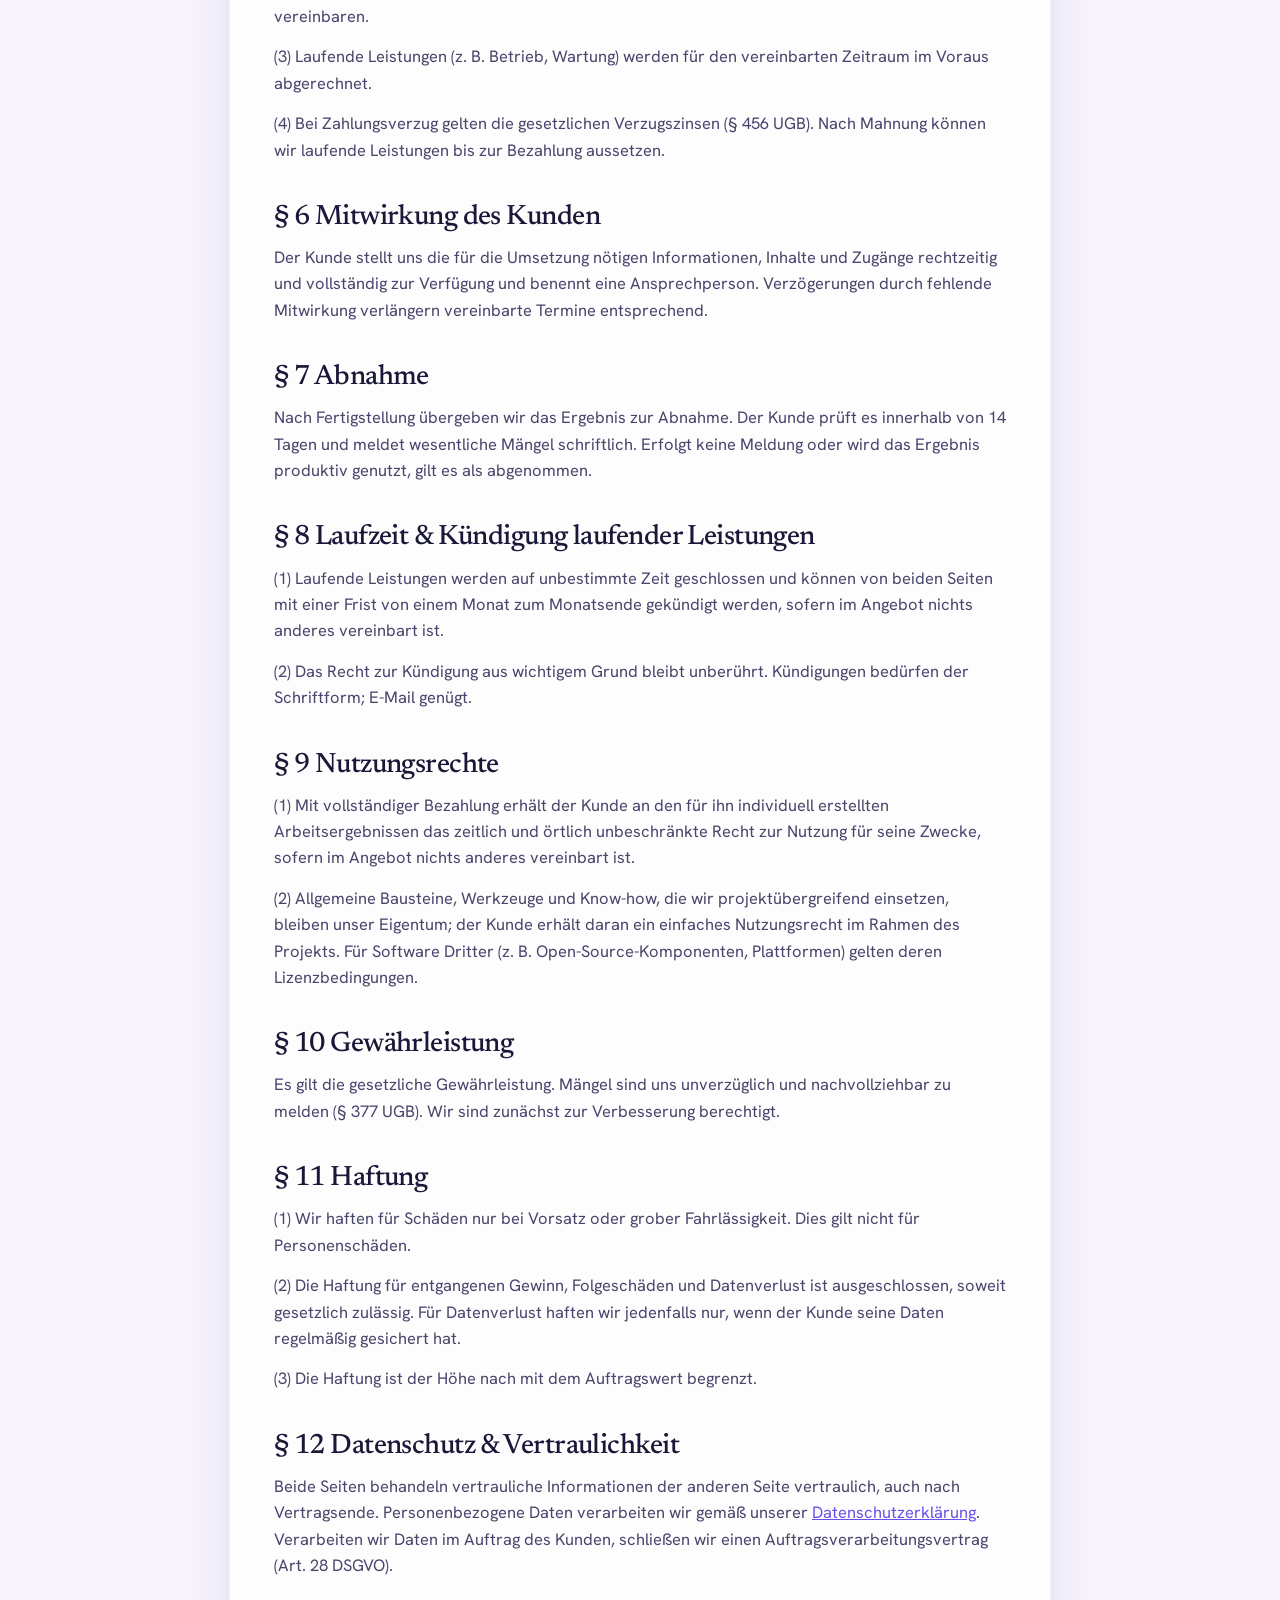
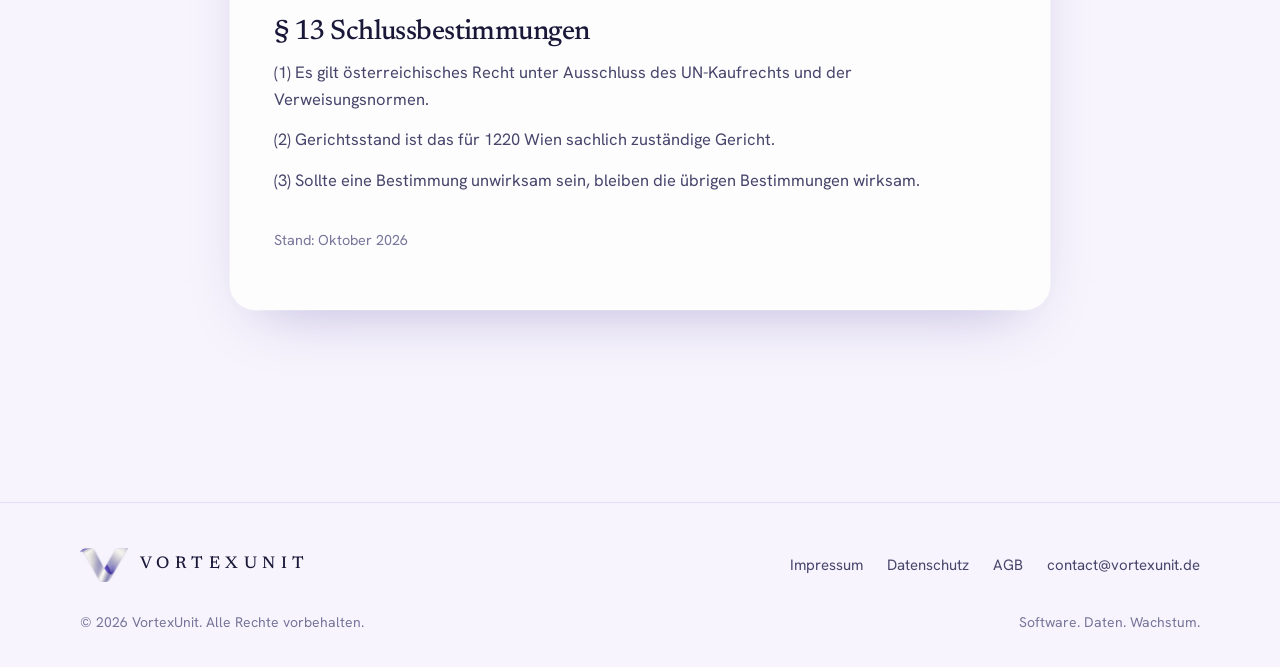
<file: agb.html>
<!DOCTYPE html>
<html lang="de">
<head>
  <meta charset="UTF-8" />
  <meta name="viewport" content="width=device-width, initial-scale=1.0, maximum-scale=1.0, user-scalable=no" />
  <title>AGB — VortexUnit</title>
  <meta name="description" content="Allgemeine Geschäftsbedingungen (AGB) der VortexUnit, Wien, für Software-, Automatisierungs- und Creator-Projekte." />
  <meta name="robots" content="index,follow" />
  <meta name="theme-color" content="#F7F4FD" />
  <link rel="canonical" href="https://vortexunit.de/agb.html" />
  <link rel="alternate" hreflang="de" href="https://vortexunit.de/agb.html" />
  <link rel="alternate" hreflang="en" href="https://vortexunit.de/en/terms.html" />
  <link rel="alternate" hreflang="x-default" href="https://vortexunit.de/agb.html" />
  <link rel="icon" href="assets/img/favicon-64.png" type="image/png" />
  <link rel="apple-touch-icon" href="assets/img/apple-touch-icon.png" />
  <link rel="manifest" href="site.webmanifest" />
  <link rel="stylesheet" href="assets/css/style.css" />
  <script>document.documentElement.classList.add("js");</script>
</head>
<body>
  <a class="skip" href="#main">Zum Inhalt springen</a>
  <header class="site-header">
    <div class="container nav">
      <a href="index.html" class="brand" aria-label="VortexUnit — Startseite">
        <img src="assets/img/hf/mark.webp" width="48" height="33" alt="" />
        <span>VortexUnit</span>
      </a>
      <nav class="nav-links" aria-label="Hauptnavigation">
        <a href="index.html#weg">Ihr Weg</a>
        <a href="index.html#unternehmen">Unternehmen</a>
        <a href="index.html#creator">Creator</a>
        <a href="index.html#ablauf">Ablauf</a>
      </nav>
      <div class="nav-cta">
        <a class="lang" href="en/terms.html" hreflang="en" lang="en" aria-label="English version">EN</a>
        <a href="index.html#kontakt" class="btn btn-primary">Kontakt</a>
        <button class="nav-toggle" type="button" aria-label="Menü öffnen" aria-expanded="false" aria-controls="mobile-menu"><span></span></button>
      </div>
    </div>
  </header>
  <nav class="mobile-menu" id="mobile-menu" aria-label="Mobile Navigation">
    <a href="index.html#weg">Ihr Weg</a>
    <a href="index.html#unternehmen">Für Unternehmen</a>
    <a href="index.html#creator">Für Creator</a>
    <a href="index.html#ablauf">Ablauf</a>
    <a href="en/terms.html" hreflang="en" lang="en">English</a>
    <a href="index.html#kontakt" class="btn btn-primary btn-block">Kontakt</a>
  </nav>

  <main id="main">
    <section class="page-head">
      <div class="container">
        <span class="eyebrow">Rechtliches</span>
        <h1>Allgemeine Geschäftsbedingungen</h1>
        <p class="lead">Allgemeine Geschäftsbedingungen für Leistungen von VortexUnit.</p>
      </div>
    </section>

    <section class="section">
      <div class="container">
        <div class="prose">
<h2>§ 1 Geltungsbereich</h2>
          <p>(1) Diese Allgemeinen Geschäftsbedingungen (AGB) gelten für alle Verträge zwischen <span class="ph">[Vor- und Nachname]</span>, tätig unter der Bezeichnung VortexUnit, <span class="ph">[Straße und Hausnummer]</span>, 1220 Wien (nachfolgend „VortexUnit“, „wir“), und ihren Auftraggeberinnen und Auftraggebern (nachfolgend „Kunde“).</p>
          <p>(2) Unser Angebot richtet sich ausschließlich an Unternehmer im Sinne des § 1 Konsumentenschutzgesetz (KSchG), einschließlich Creator, die ihre Tätigkeit unternehmerisch ausüben.</p>
          <p>(3) Abweichende oder ergänzende Bedingungen des Kunden gelten nur, wenn wir ihnen ausdrücklich schriftlich zugestimmt haben.</p>

          <h2>§ 2 Leistungen</h2>
          <p>(1) Wir erbringen Dienstleistungen in der automatischen Datenverarbeitung und Informationstechnik, insbesondere Beratung, Konzeption, Entwicklung, Einrichtung, Wartung und Betrieb von Software, Automatisierungen, Websites und digitalen Systemen für Unternehmen und Creator (z. B. digitale Produkte, Mitgliedschaften, Vertriebs- und Zahlungsabläufe).</p>
          <p>(2) Umfang und Inhalt der Leistungen ergeben sich aus dem jeweiligen Angebot. Werbeaussagen sind keine zugesicherten Eigenschaften.</p>

          <h2>§ 3 Angebot &amp; Vertragsschluss</h2>
          <p>(1) Unsere Angebote sind 30 Tage gültig, sofern im Angebot nichts anderes steht.</p>
          <p>(2) Der Vertrag kommt zustande, wenn der Kunde das Angebot schriftlich oder per E-Mail annimmt.</p>

          <h2>§ 4 Festpreis &amp; Änderungen</h2>
          <p>(1) Sofern nicht anders vereinbart, erbringen wir Projekte zum im Angebot genannten Festpreis. Der Festpreis umfasst den im Angebot beschriebenen Leistungsumfang.</p>
          <p>(2) Wünscht der Kunde Leistungen über diesen Umfang hinaus, nennen wir vorab die Mehrkosten und die Auswirkung auf den Zeitplan. Zusatzleistungen erbringen wir erst nach Freigabe durch den Kunden.</p>

          <h2>§ 5 Preise &amp; Zahlung</h2>
          <p>(1) Als Kleinunternehmer gemäß § 6 Abs. 1 Z 27 UStG stellen wir keine Umsatzsteuer in Rechnung.</p>
          <p>(2) Rechnungen sind innerhalb von 14 Tagen ab Rechnungsdatum ohne Abzug per Überweisung zu bezahlen. Bei Projekten können wir eine Anzahlung von bis zu 50 % bei Auftragserteilung vereinbaren.</p>
          <p>(3) Laufende Leistungen (z. B. Betrieb, Wartung) werden für den vereinbarten Zeitraum im Voraus abgerechnet.</p>
          <p>(4) Bei Zahlungsverzug gelten die gesetzlichen Verzugszinsen (§ 456 UGB). Nach Mahnung können wir laufende Leistungen bis zur Bezahlung aussetzen.</p>

          <h2>§ 6 Mitwirkung des Kunden</h2>
          <p>Der Kunde stellt uns die für die Umsetzung nötigen Informationen, Inhalte und Zugänge rechtzeitig und vollständig zur Verfügung und benennt eine Ansprechperson. Verzögerungen durch fehlende Mitwirkung verlängern vereinbarte Termine entsprechend.</p>

          <h2>§ 7 Abnahme</h2>
          <p>Nach Fertigstellung übergeben wir das Ergebnis zur Abnahme. Der Kunde prüft es innerhalb von 14 Tagen und meldet wesentliche Mängel schriftlich. Erfolgt keine Meldung oder wird das Ergebnis produktiv genutzt, gilt es als abgenommen.</p>

          <h2>§ 8 Laufzeit &amp; Kündigung laufender Leistungen</h2>
          <p>(1) Laufende Leistungen werden auf unbestimmte Zeit geschlossen und können von beiden Seiten mit einer Frist von einem Monat zum Monatsende gekündigt werden, sofern im Angebot nichts anderes vereinbart ist.</p>
          <p>(2) Das Recht zur Kündigung aus wichtigem Grund bleibt unberührt. Kündigungen bedürfen der Schriftform; E-Mail genügt.</p>

          <h2>§ 9 Nutzungsrechte</h2>
          <p>(1) Mit vollständiger Bezahlung erhält der Kunde an den für ihn individuell erstellten Arbeitsergebnissen das zeitlich und örtlich unbeschränkte Recht zur Nutzung für seine Zwecke, sofern im Angebot nichts anderes vereinbart ist.</p>
          <p>(2) Allgemeine Bausteine, Werkzeuge und Know-how, die wir projektübergreifend einsetzen, bleiben unser Eigentum; der Kunde erhält daran ein einfaches Nutzungsrecht im Rahmen des Projekts. Für Software Dritter (z. B. Open-Source-Komponenten, Plattformen) gelten deren Lizenzbedingungen.</p>

          <h2>§ 10 Gewährleistung</h2>
          <p>Es gilt die gesetzliche Gewährleistung. Mängel sind uns unverzüglich und nachvollziehbar zu melden (§ 377 UGB). Wir sind zunächst zur Verbesserung berechtigt.</p>

          <h2>§ 11 Haftung</h2>
          <p>(1) Wir haften für Schäden nur bei Vorsatz oder grober Fahrlässigkeit. Dies gilt nicht für Personenschäden.</p>
          <p>(2) Die Haftung für entgangenen Gewinn, Folgeschäden und Datenverlust ist ausgeschlossen, soweit gesetzlich zulässig. Für Datenverlust haften wir jedenfalls nur, wenn der Kunde seine Daten regelmäßig gesichert hat.</p>
          <p>(3) Die Haftung ist der Höhe nach mit dem Auftragswert begrenzt.</p>

          <h2>§ 12 Datenschutz &amp; Vertraulichkeit</h2>
          <p>Beide Seiten behandeln vertrauliche Informationen der anderen Seite vertraulich, auch nach Vertragsende. Personenbezogene Daten verarbeiten wir gemäß unserer <a href="datenschutz.html">Datenschutzerklärung</a>. Verarbeiten wir Daten im Auftrag des Kunden, schließen wir einen Auftragsverarbeitungsvertrag (Art. 28 DSGVO).</p>

          <h2>§ 13 Schlussbestimmungen</h2>
          <p>(1) Es gilt österreichisches Recht unter Ausschluss des UN-Kaufrechts und der Verweisungsnormen.</p>
          <p>(2) Gerichtsstand ist das für 1220 Wien sachlich zuständige Gericht.</p>
          <p>(3) Sollte eine Bestimmung unwirksam sein, bleiben die übrigen Bestimmungen wirksam.</p>

          <p style="margin-top:36px;color:var(--muted);font-size:.9rem">Stand: Oktober 2026</p>
        </div>
      </div>
    </section>
  </main>

  <footer class="site-footer">
    <div class="container">
      <div class="footer-row">
        <a href="index.html" class="brand"><img src="assets/img/hf/mark.webp" width="48" height="33" alt="" /><span>VortexUnit</span></a>
        <nav class="footer-links" aria-label="Rechtliches">
          <a href="impressum.html">Impressum</a><a href="datenschutz.html">Datenschutz</a><a href="agb.html">AGB</a><a href="mailto:contact@vortexunit.de">contact@vortexunit.de</a>
        </nav>
      </div>
      <div class="footer-bottom"><p>© <span data-year>2026</span> VortexUnit. Alle Rechte vorbehalten.</p><p>Software. Daten. Wachstum.</p></div>
    </div>
  </footer>

  <script src="assets/js/main.js"></script>
</body>
</html>
</file>
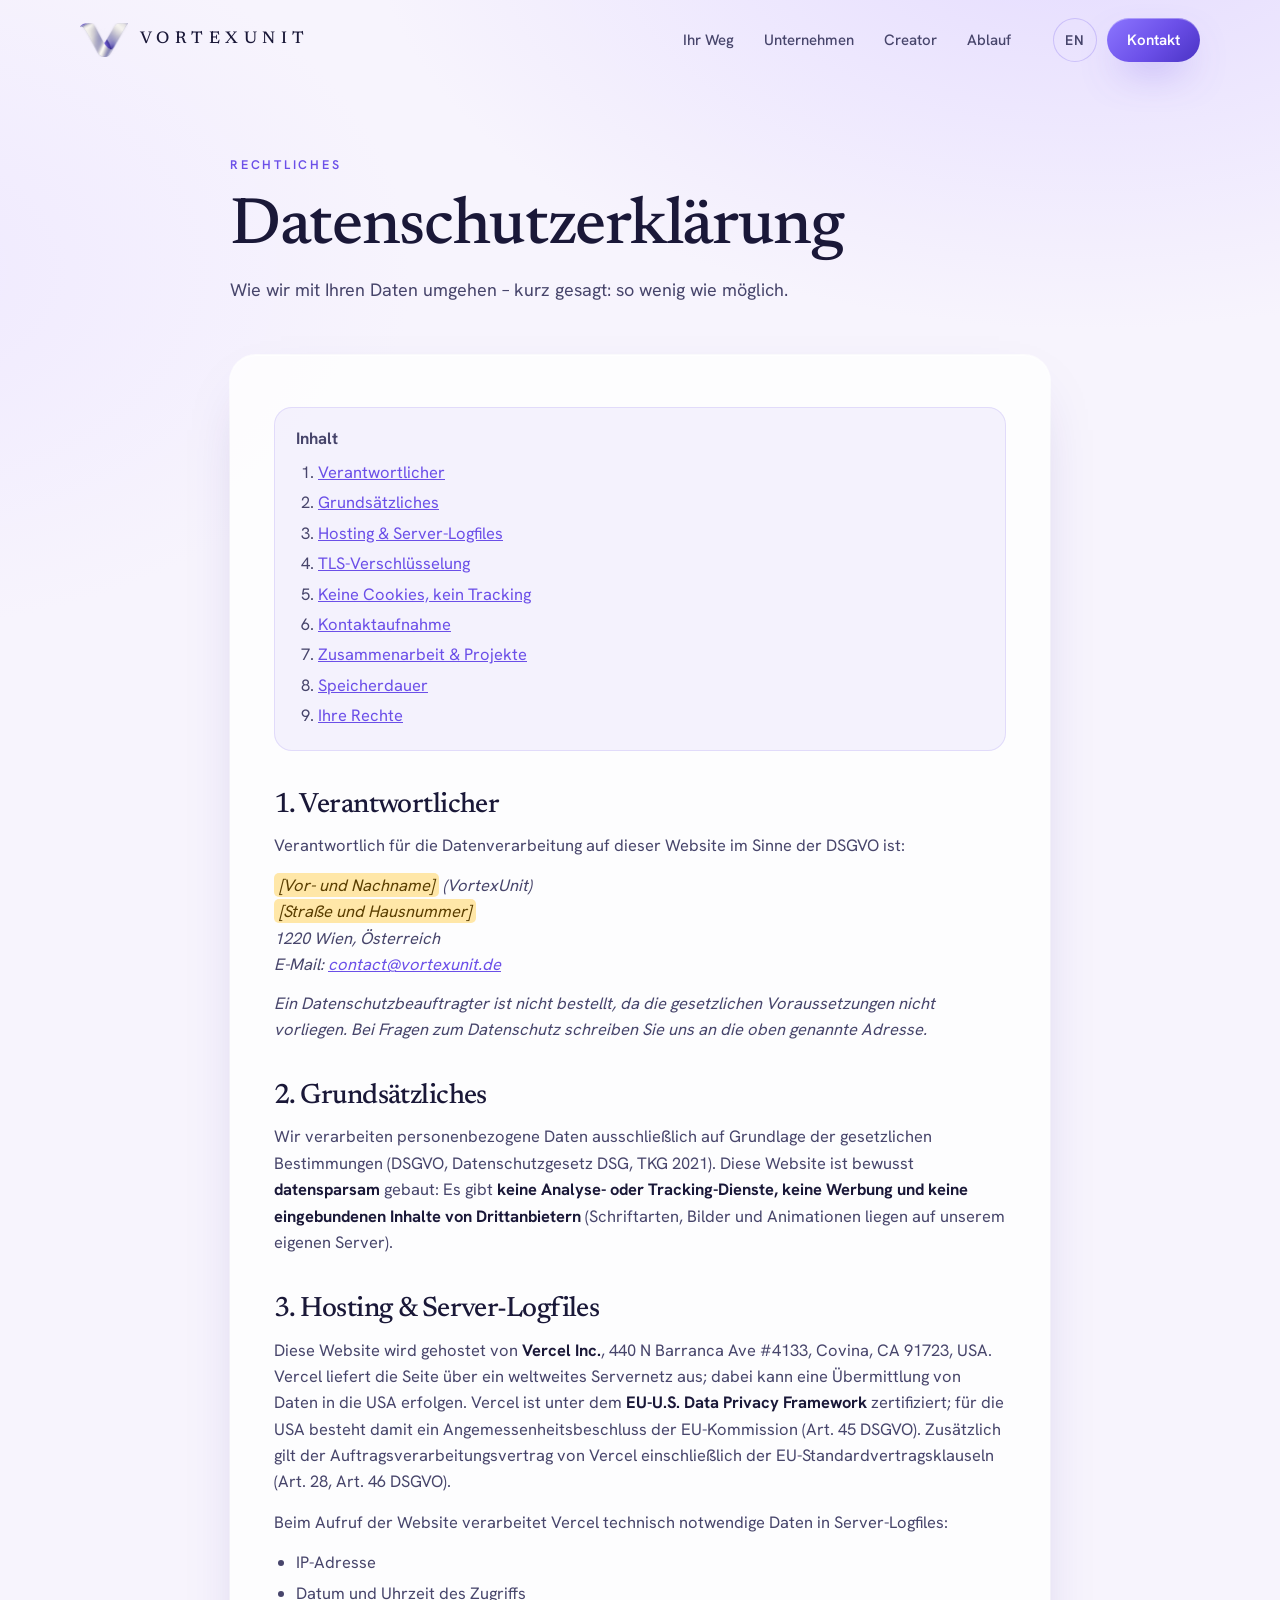
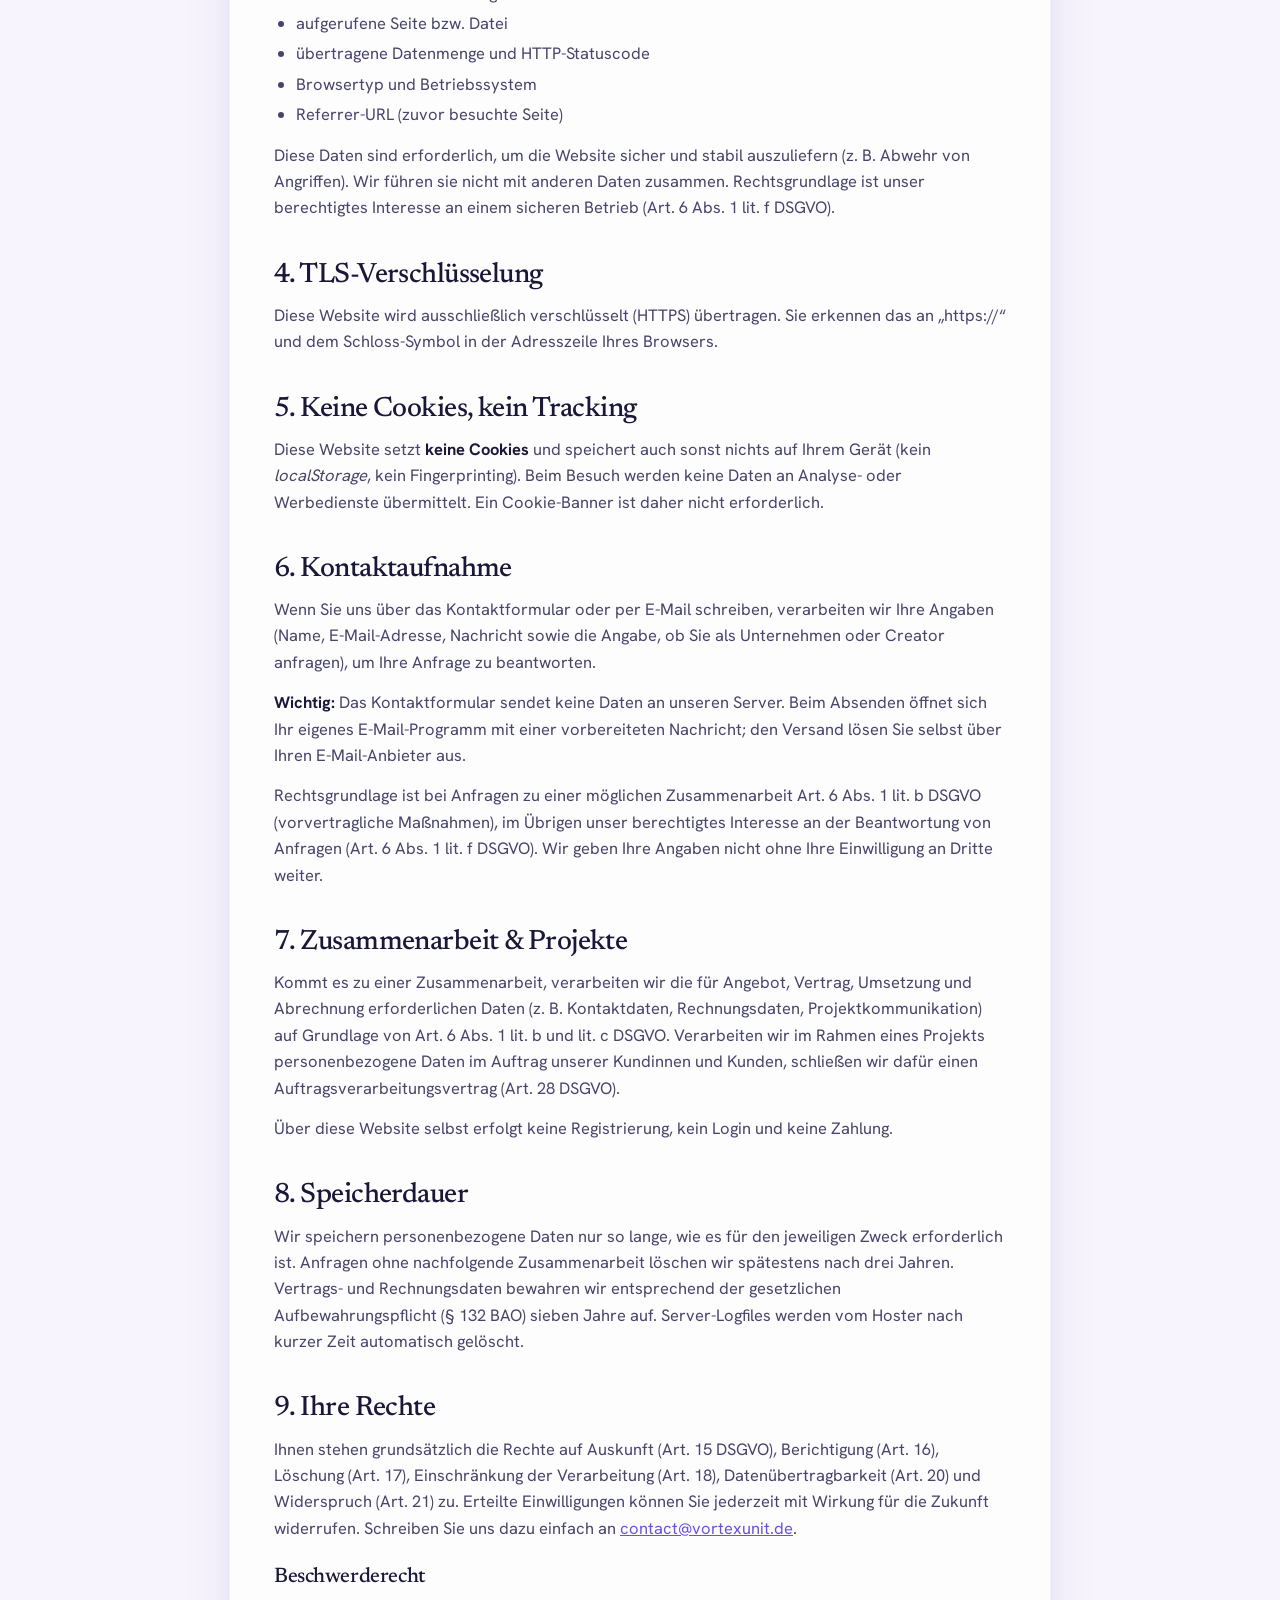
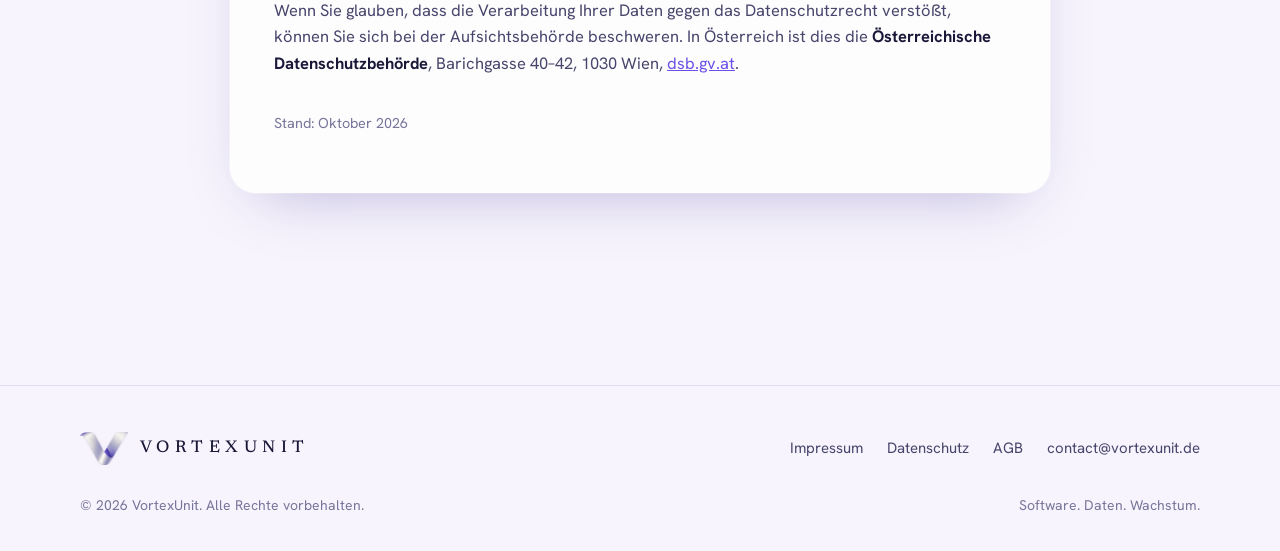
<file: datenschutz.html>
<!DOCTYPE html>
<html lang="de">
<head>
  <meta charset="UTF-8" />
  <meta name="viewport" content="width=device-width, initial-scale=1.0, maximum-scale=1.0, user-scalable=no" />
  <title>Datenschutzerklärung — VortexUnit</title>
  <meta name="description" content="Datenschutzerklärung der VortexUnit (Wien) gemäß DSGVO und DSG." />
  <meta name="robots" content="index,follow" />
  <meta name="theme-color" content="#F7F4FD" />
  <link rel="canonical" href="https://vortexunit.de/datenschutz.html" />
  <link rel="alternate" hreflang="de" href="https://vortexunit.de/datenschutz.html" />
  <link rel="alternate" hreflang="en" href="https://vortexunit.de/en/privacy.html" />
  <link rel="alternate" hreflang="x-default" href="https://vortexunit.de/datenschutz.html" />
  <link rel="icon" href="assets/img/favicon-64.png" type="image/png" />
  <link rel="apple-touch-icon" href="assets/img/apple-touch-icon.png" />
  <link rel="manifest" href="site.webmanifest" />
  <link rel="stylesheet" href="assets/css/style.css" />
  <script>document.documentElement.classList.add("js");</script>
</head>
<body>
  <a class="skip" href="#main">Zum Inhalt springen</a>
  <header class="site-header">
    <div class="container nav">
      <a href="index.html" class="brand" aria-label="VortexUnit — Startseite">
        <img src="assets/img/hf/mark.webp" width="48" height="33" alt="" />
        <span>VortexUnit</span>
      </a>
      <nav class="nav-links" aria-label="Hauptnavigation">
        <a href="index.html#weg">Ihr Weg</a>
        <a href="index.html#unternehmen">Unternehmen</a>
        <a href="index.html#creator">Creator</a>
        <a href="index.html#ablauf">Ablauf</a>
      </nav>
      <div class="nav-cta">
        <a class="lang" href="en/privacy.html" hreflang="en" lang="en" aria-label="English version">EN</a>
        <a href="index.html#kontakt" class="btn btn-primary">Kontakt</a>
        <button class="nav-toggle" type="button" aria-label="Menü öffnen" aria-expanded="false" aria-controls="mobile-menu"><span></span></button>
      </div>
    </div>
  </header>
  <nav class="mobile-menu" id="mobile-menu" aria-label="Mobile Navigation">
    <a href="index.html#weg">Ihr Weg</a>
    <a href="index.html#unternehmen">Für Unternehmen</a>
    <a href="index.html#creator">Für Creator</a>
    <a href="index.html#ablauf">Ablauf</a>
    <a href="en/privacy.html" hreflang="en" lang="en">English</a>
    <a href="index.html#kontakt" class="btn btn-primary btn-block">Kontakt</a>
  </nav>

  <main id="main">
    <section class="page-head">
      <div class="container">
        <span class="eyebrow">Rechtliches</span>
        <h1>Datenschutzerklärung</h1>
        <p class="lead">Wie wir mit Ihren Daten umgehen – kurz gesagt: so wenig wie möglich.</p>
      </div>
    </section>

    <section class="section">
      <div class="container">
        <div class="prose">
<div class="toc">
            <b>Inhalt</b>
            <ol>
              <li><a href="#verantwortlicher">Verantwortlicher</a></li>
              <li><a href="#grundlegendes">Grundsätzliches</a></li>
              <li><a href="#hosting">Hosting &amp; Server-Logfiles</a></li>
              <li><a href="#ssl">TLS-Verschlüsselung</a></li>
              <li><a href="#cookies">Keine Cookies, kein Tracking</a></li>
              <li><a href="#kontakt">Kontaktaufnahme</a></li>
              <li><a href="#projekte">Zusammenarbeit &amp; Projekte</a></li>
              <li><a href="#speicherdauer">Speicherdauer</a></li>
              <li><a href="#betroffenenrechte">Ihre Rechte</a></li>
            </ol>
          </div>

          <h2 id="verantwortlicher">1. Verantwortlicher</h2>
          <p>Verantwortlich für die Datenverarbeitung auf dieser Website im Sinne der DSGVO ist:</p>
          <address>
            <span class="ph">[Vor- und Nachname]</span> (VortexUnit)<br />
            <span class="ph">[Straße und Hausnummer]</span><br />
            1220 Wien, Österreich<br />
            E-Mail: <a href="mailto:contact@vortexunit.de">contact@vortexunit.de</a>
          </address>
          <p style="margin-top:12px"><em>Ein Datenschutzbeauftragter ist nicht bestellt, da die gesetzlichen Voraussetzungen nicht vorliegen. Bei Fragen zum Datenschutz schreiben Sie uns an die oben genannte Adresse.</em></p>

          <h2 id="grundlegendes">2. Grundsätzliches</h2>
          <p>Wir verarbeiten personenbezogene Daten ausschließlich auf Grundlage der gesetzlichen Bestimmungen (DSGVO, Datenschutzgesetz DSG, TKG 2021). Diese Website ist bewusst <strong>datensparsam</strong> gebaut: Es gibt <strong>keine Analyse- oder Tracking-Dienste, keine Werbung und keine eingebundenen Inhalte von Drittanbietern</strong> (Schriftarten, Bilder und Animationen liegen auf unserem eigenen Server).</p>

          <h2 id="hosting">3. Hosting &amp; Server-Logfiles</h2>
          <p>Diese Website wird gehostet von <strong>Vercel Inc.</strong>, 440 N Barranca Ave #4133, Covina, CA 91723, USA. Vercel liefert die Seite über ein weltweites Servernetz aus; dabei kann eine Übermittlung von Daten in die USA erfolgen. Vercel ist unter dem <strong>EU-U.S. Data Privacy Framework</strong> zertifiziert; für die USA besteht damit ein Angemessenheitsbeschluss der EU-Kommission (Art. 45 DSGVO). Zusätzlich gilt der Auftragsverarbeitungsvertrag von Vercel einschließlich der EU-Standardvertragsklauseln (Art. 28, Art. 46 DSGVO).</p>
          <p>Beim Aufruf der Website verarbeitet Vercel technisch notwendige Daten in Server-Logfiles:</p>
          <ul>
            <li>IP-Adresse</li>
            <li>Datum und Uhrzeit des Zugriffs</li>
            <li>aufgerufene Seite bzw. Datei</li>
            <li>übertragene Datenmenge und HTTP-Statuscode</li>
            <li>Browsertyp und Betriebssystem</li>
            <li>Referrer-URL (zuvor besuchte Seite)</li>
          </ul>
          <p>Diese Daten sind erforderlich, um die Website sicher und stabil auszuliefern (z. B. Abwehr von Angriffen). Wir führen sie nicht mit anderen Daten zusammen. Rechtsgrundlage ist unser berechtigtes Interesse an einem sicheren Betrieb (Art. 6 Abs. 1 lit. f DSGVO).</p>

          <h2 id="ssl">4. TLS-Verschlüsselung</h2>
          <p>Diese Website wird ausschließlich verschlüsselt (HTTPS) übertragen. Sie erkennen das an „https://“ und dem Schloss-Symbol in der Adresszeile Ihres Browsers.</p>

          <h2 id="cookies">5. Keine Cookies, kein Tracking</h2>
          <p>Diese Website setzt <strong>keine Cookies</strong> und speichert auch sonst nichts auf Ihrem Gerät (kein <em>localStorage</em>, kein Fingerprinting). Beim Besuch werden keine Daten an Analyse- oder Werbedienste übermittelt. Ein Cookie-Banner ist daher nicht erforderlich.</p>

          <h2 id="kontakt">6. Kontaktaufnahme</h2>
          <p>Wenn Sie uns über das Kontaktformular oder per E-Mail schreiben, verarbeiten wir Ihre Angaben (Name, E-Mail-Adresse, Nachricht sowie die Angabe, ob Sie als Unternehmen oder Creator anfragen), um Ihre Anfrage zu beantworten.</p>
          <p><strong>Wichtig:</strong> Das Kontaktformular sendet keine Daten an unseren Server. Beim Absenden öffnet sich Ihr eigenes E-Mail-Programm mit einer vorbereiteten Nachricht; den Versand lösen Sie selbst über Ihren E-Mail-Anbieter aus.</p>
          <p>Rechtsgrundlage ist bei Anfragen zu einer möglichen Zusammenarbeit Art. 6 Abs. 1 lit. b DSGVO (vorvertragliche Maßnahmen), im Übrigen unser berechtigtes Interesse an der Beantwortung von Anfragen (Art. 6 Abs. 1 lit. f DSGVO). Wir geben Ihre Angaben nicht ohne Ihre Einwilligung an Dritte weiter.</p>

          <h2 id="projekte">7. Zusammenarbeit &amp; Projekte</h2>
          <p>Kommt es zu einer Zusammenarbeit, verarbeiten wir die für Angebot, Vertrag, Umsetzung und Abrechnung erforderlichen Daten (z. B. Kontaktdaten, Rechnungsdaten, Projektkommunikation) auf Grundlage von Art. 6 Abs. 1 lit. b und lit. c DSGVO. Verarbeiten wir im Rahmen eines Projekts personenbezogene Daten im Auftrag unserer Kundinnen und Kunden, schließen wir dafür einen Auftragsverarbeitungsvertrag (Art. 28 DSGVO).</p>
          <p>Über diese Website selbst erfolgt keine Registrierung, kein Login und keine Zahlung.</p>

          <h2 id="speicherdauer">8. Speicherdauer</h2>
          <p>Wir speichern personenbezogene Daten nur so lange, wie es für den jeweiligen Zweck erforderlich ist. Anfragen ohne nachfolgende Zusammenarbeit löschen wir spätestens nach drei Jahren. Vertrags- und Rechnungsdaten bewahren wir entsprechend der gesetzlichen Aufbewahrungspflicht (§ 132 BAO) sieben Jahre auf. Server-Logfiles werden vom Hoster nach kurzer Zeit automatisch gelöscht.</p>

          <h2 id="betroffenenrechte">9. Ihre Rechte</h2>
          <p>Ihnen stehen grundsätzlich die Rechte auf Auskunft (Art. 15 DSGVO), Berichtigung (Art. 16), Löschung (Art. 17), Einschränkung der Verarbeitung (Art. 18), Datenübertragbarkeit (Art. 20) und Widerspruch (Art. 21) zu. Erteilte Einwilligungen können Sie jederzeit mit Wirkung für die Zukunft widerrufen. Schreiben Sie uns dazu einfach an <a href="mailto:contact@vortexunit.de">contact@vortexunit.de</a>.</p>
          <h3>Beschwerderecht</h3>
          <p>Wenn Sie glauben, dass die Verarbeitung Ihrer Daten gegen das Datenschutzrecht verstößt, können Sie sich bei der Aufsichtsbehörde beschweren. In Österreich ist dies die <strong>Österreichische Datenschutzbehörde</strong>, Barichgasse 40–42, 1030 Wien, <a href="https://www.dsb.gv.at" rel="noopener" target="_blank">dsb.gv.at</a>.</p>

          <p style="margin-top:36px;color:var(--muted);font-size:.9rem">Stand: Oktober 2026</p>
        </div>
      </div>
    </section>
  </main>

  <footer class="site-footer">
    <div class="container">
      <div class="footer-row">
        <a href="index.html" class="brand"><img src="assets/img/hf/mark.webp" width="48" height="33" alt="" /><span>VortexUnit</span></a>
        <nav class="footer-links" aria-label="Rechtliches">
          <a href="impressum.html">Impressum</a><a href="datenschutz.html">Datenschutz</a><a href="agb.html">AGB</a><a href="mailto:contact@vortexunit.de">contact@vortexunit.de</a>
        </nav>
      </div>
      <div class="footer-bottom"><p>© <span data-year>2026</span> VortexUnit. Alle Rechte vorbehalten.</p><p>Software. Daten. Wachstum.</p></div>
    </div>
  </footer>

  <script src="assets/js/main.js"></script>
</body>
</html>
</file>
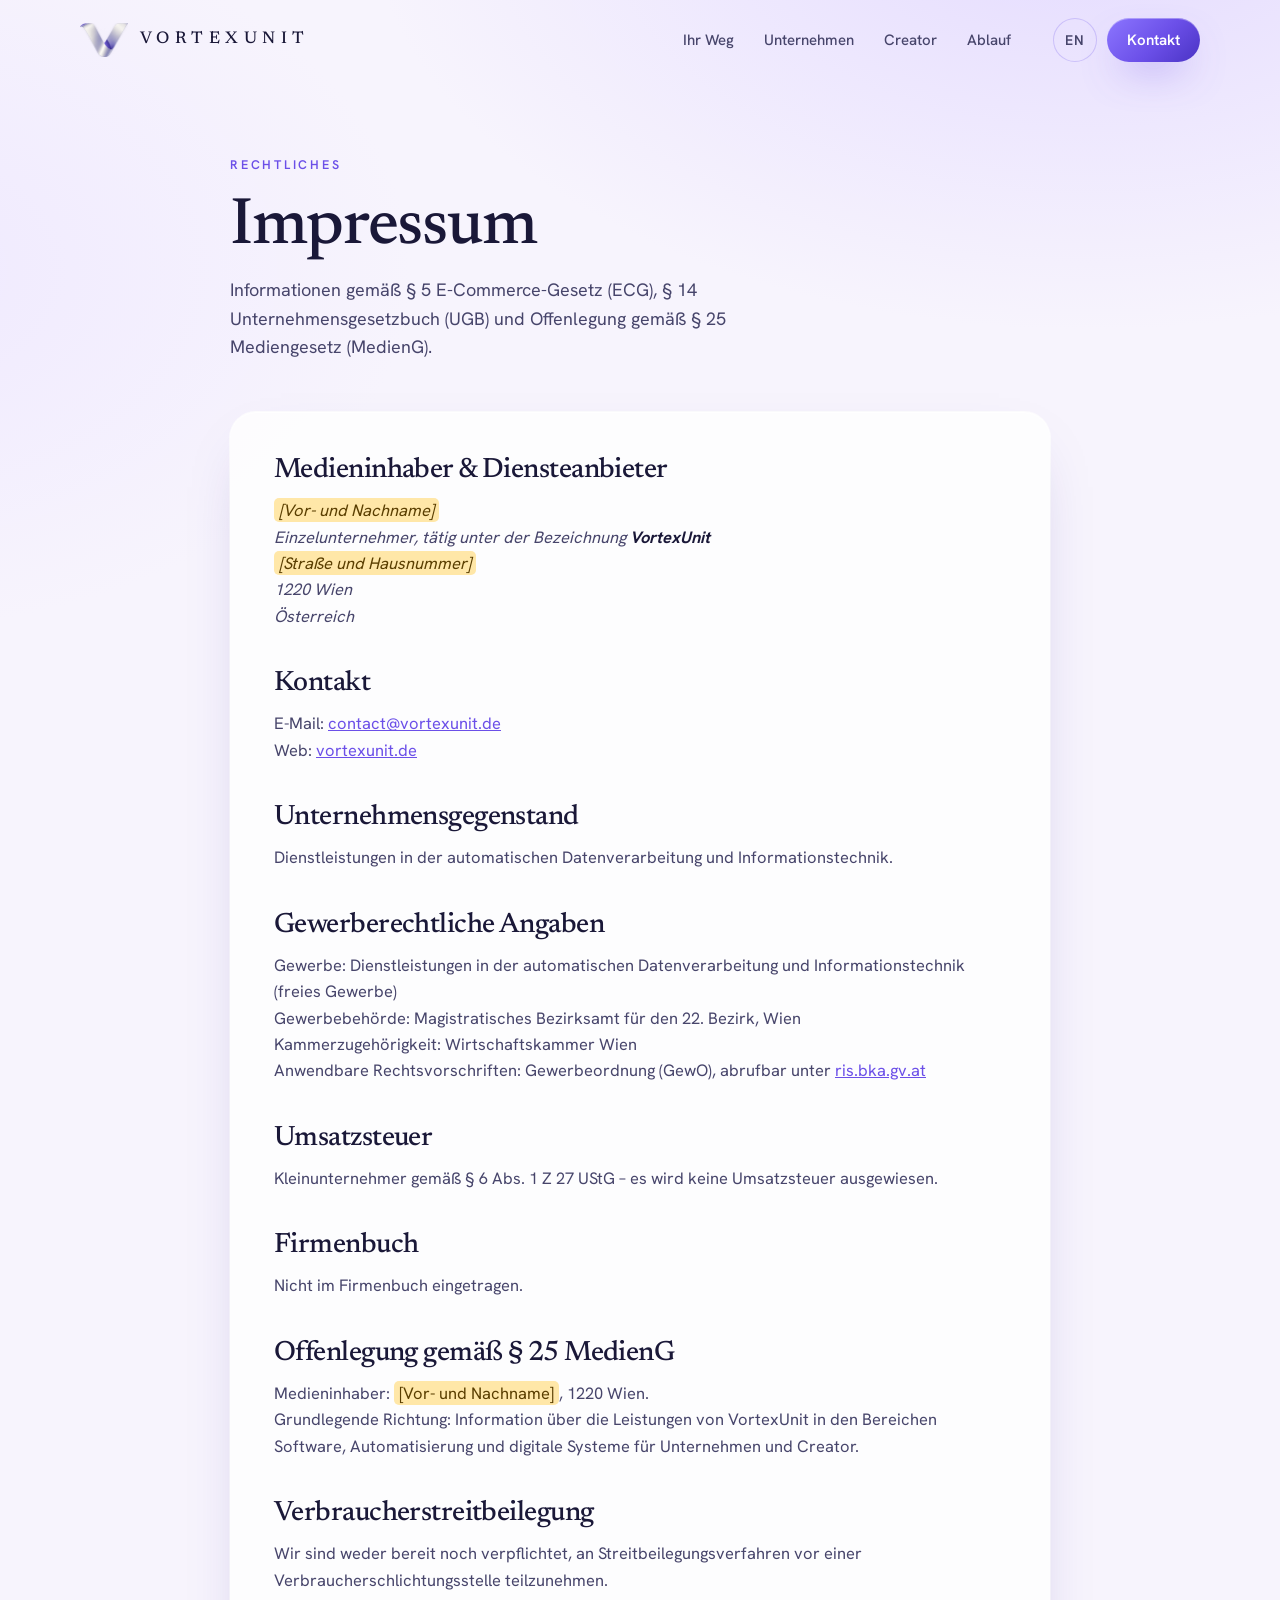
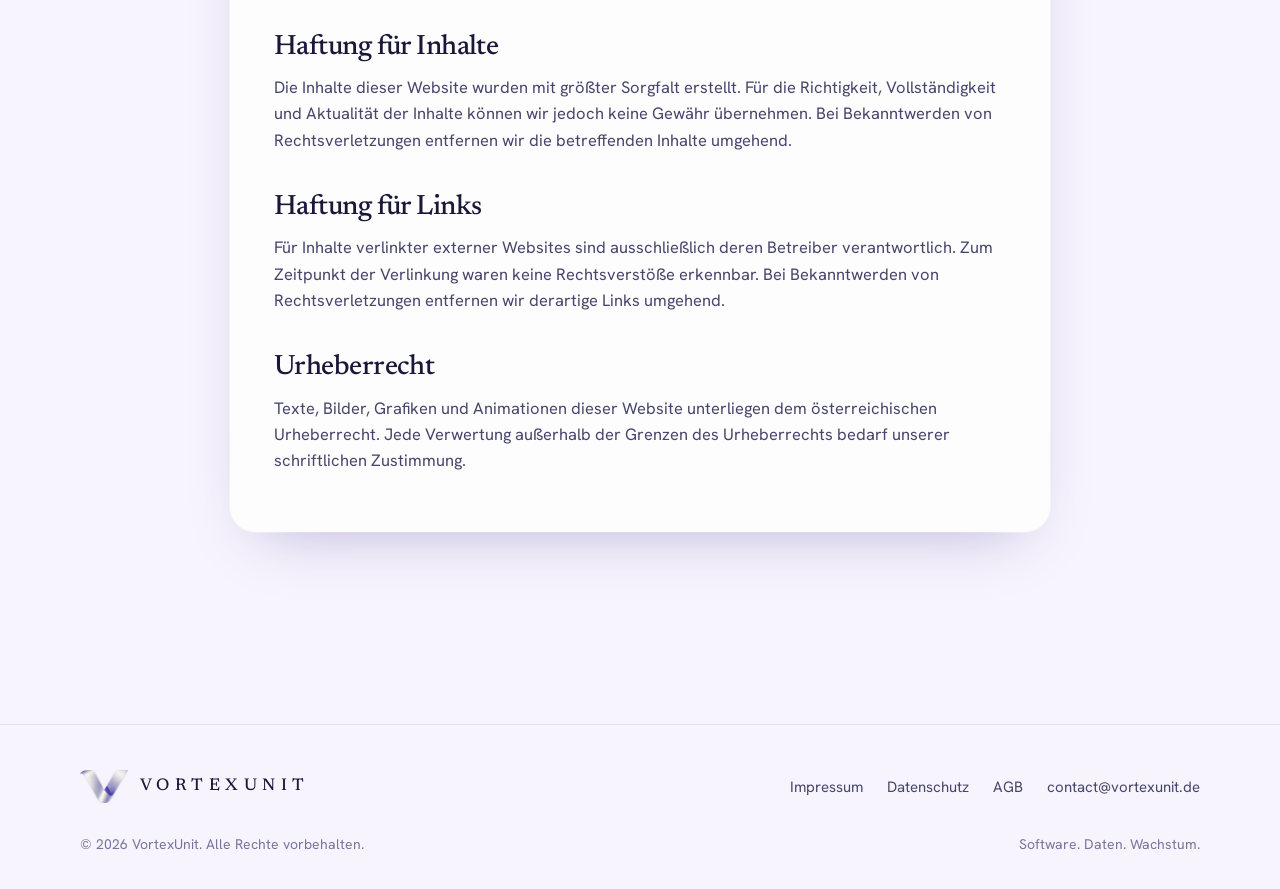
<file: impressum.html>
<!DOCTYPE html>
<html lang="de">
<head>
  <meta charset="UTF-8" />
  <meta name="viewport" content="width=device-width, initial-scale=1.0, maximum-scale=1.0, user-scalable=no" />
  <title>Impressum — VortexUnit</title>
  <meta name="description" content="Impressum und Offenlegung der VortexUnit gemäß § 5 ECG und § 25 MedienG." />
  <meta name="robots" content="index,follow" />
  <meta name="theme-color" content="#F7F4FD" />
  <link rel="canonical" href="https://vortexunit.de/impressum.html" />
  <link rel="alternate" hreflang="de" href="https://vortexunit.de/impressum.html" />
  <link rel="alternate" hreflang="en" href="https://vortexunit.de/en/imprint.html" />
  <link rel="alternate" hreflang="x-default" href="https://vortexunit.de/impressum.html" />
  <link rel="icon" href="assets/img/favicon-64.png" type="image/png" />
  <link rel="apple-touch-icon" href="assets/img/apple-touch-icon.png" />
  <link rel="manifest" href="site.webmanifest" />
  <link rel="stylesheet" href="assets/css/style.css" />
  <script>document.documentElement.classList.add("js");</script>
</head>
<body>
  <a class="skip" href="#main">Zum Inhalt springen</a>
  <header class="site-header">
    <div class="container nav">
      <a href="index.html" class="brand" aria-label="VortexUnit — Startseite">
        <img src="assets/img/hf/mark.webp" width="48" height="33" alt="" />
        <span>VortexUnit</span>
      </a>
      <nav class="nav-links" aria-label="Hauptnavigation">
        <a href="index.html#weg">Ihr Weg</a>
        <a href="index.html#unternehmen">Unternehmen</a>
        <a href="index.html#creator">Creator</a>
        <a href="index.html#ablauf">Ablauf</a>
      </nav>
      <div class="nav-cta">
        <a class="lang" href="en/imprint.html" hreflang="en" lang="en" aria-label="English version">EN</a>
        <a href="index.html#kontakt" class="btn btn-primary">Kontakt</a>
        <button class="nav-toggle" type="button" aria-label="Menü öffnen" aria-expanded="false" aria-controls="mobile-menu"><span></span></button>
      </div>
    </div>
  </header>
  <nav class="mobile-menu" id="mobile-menu" aria-label="Mobile Navigation">
    <a href="index.html#weg">Ihr Weg</a>
    <a href="index.html#unternehmen">Für Unternehmen</a>
    <a href="index.html#creator">Für Creator</a>
    <a href="index.html#ablauf">Ablauf</a>
    <a href="en/imprint.html" hreflang="en" lang="en">English</a>
    <a href="index.html#kontakt" class="btn btn-primary btn-block">Kontakt</a>
  </nav>

  <main id="main">
    <section class="page-head">
      <div class="container">
        <span class="eyebrow">Rechtliches</span>
        <h1>Impressum</h1>
        <p class="lead">Informationen gemäß § 5 E-Commerce-Gesetz (ECG), § 14 Unternehmensgesetzbuch (UGB) und Offenlegung gemäß § 25 Mediengesetz (MedienG).</p>
      </div>
    </section>

    <section class="section">
      <div class="container">
        <div class="prose">
<h2>Medieninhaber &amp; Diensteanbieter</h2>
          <address>
            <span class="ph">[Vor- und Nachname]</span><br />
            Einzelunternehmer, tätig unter der Bezeichnung <strong>VortexUnit</strong><br />
            <span class="ph">[Straße und Hausnummer]</span><br />
            1220 Wien<br />
            Österreich
          </address>

          <h2>Kontakt</h2>
          <p>E-Mail: <a href="mailto:contact@vortexunit.de">contact@vortexunit.de</a><br />Web: <a href="https://vortexunit.de">vortexunit.de</a></p>

          <h2>Unternehmensgegenstand</h2>
          <p>Dienstleistungen in der automatischen Datenverarbeitung und Informationstechnik.</p>

          <h2>Gewerberechtliche Angaben</h2>
          <p>
            Gewerbe: Dienstleistungen in der automatischen Datenverarbeitung und Informationstechnik (freies Gewerbe)<br />
            Gewerbebehörde: Magistratisches Bezirksamt für den 22. Bezirk, Wien<br />
            Kammerzugehörigkeit: Wirtschaftskammer Wien<br />
            Anwendbare Rechtsvorschriften: Gewerbeordnung (GewO), abrufbar unter <a href="https://www.ris.bka.gv.at" rel="noopener" target="_blank">ris.bka.gv.at</a>
          </p>

          <h2>Umsatzsteuer</h2>
          <p>Kleinunternehmer gemäß § 6 Abs. 1 Z 27 UStG – es wird keine Umsatzsteuer ausgewiesen.</p>

          <h2>Firmenbuch</h2>
          <p>Nicht im Firmenbuch eingetragen.</p>

          <h2>Offenlegung gemäß § 25 MedienG</h2>
          <p>Medieninhaber: <span class="ph">[Vor- und Nachname]</span>, 1220 Wien.<br />Grundlegende Richtung: Information über die Leistungen von VortexUnit in den Bereichen Software, Automatisierung und digitale Systeme für Unternehmen und Creator.</p>

          <h2>Verbraucherstreitbeilegung</h2>
          <p>Wir sind weder bereit noch verpflichtet, an Streitbeilegungsverfahren vor einer Verbraucherschlichtungsstelle teilzunehmen.</p>

          <h2>Haftung für Inhalte</h2>
          <p>Die Inhalte dieser Website wurden mit größter Sorgfalt erstellt. Für die Richtigkeit, Vollständigkeit und Aktualität der Inhalte können wir jedoch keine Gewähr übernehmen. Bei Bekanntwerden von Rechtsverletzungen entfernen wir die betreffenden Inhalte umgehend.</p>

          <h2>Haftung für Links</h2>
          <p>Für Inhalte verlinkter externer Websites sind ausschließlich deren Betreiber verantwortlich. Zum Zeitpunkt der Verlinkung waren keine Rechtsverstöße erkennbar. Bei Bekanntwerden von Rechtsverletzungen entfernen wir derartige Links umgehend.</p>

          <h2>Urheberrecht</h2>
          <p>Texte, Bilder, Grafiken und Animationen dieser Website unterliegen dem österreichischen Urheberrecht. Jede Verwertung außerhalb der Grenzen des Urheberrechts bedarf unserer schriftlichen Zustimmung.</p>
        </div>
      </div>
    </section>
  </main>

  <footer class="site-footer">
    <div class="container">
      <div class="footer-row">
        <a href="index.html" class="brand"><img src="assets/img/hf/mark.webp" width="48" height="33" alt="" /><span>VortexUnit</span></a>
        <nav class="footer-links" aria-label="Rechtliches">
          <a href="impressum.html">Impressum</a><a href="datenschutz.html">Datenschutz</a><a href="agb.html">AGB</a><a href="mailto:contact@vortexunit.de">contact@vortexunit.de</a>
        </nav>
      </div>
      <div class="footer-bottom"><p>© <span data-year>2026</span> VortexUnit. Alle Rechte vorbehalten.</p><p>Software. Daten. Wachstum.</p></div>
    </div>
  </footer>

  <script src="assets/js/main.js"></script>
</body>
</html>
</file>
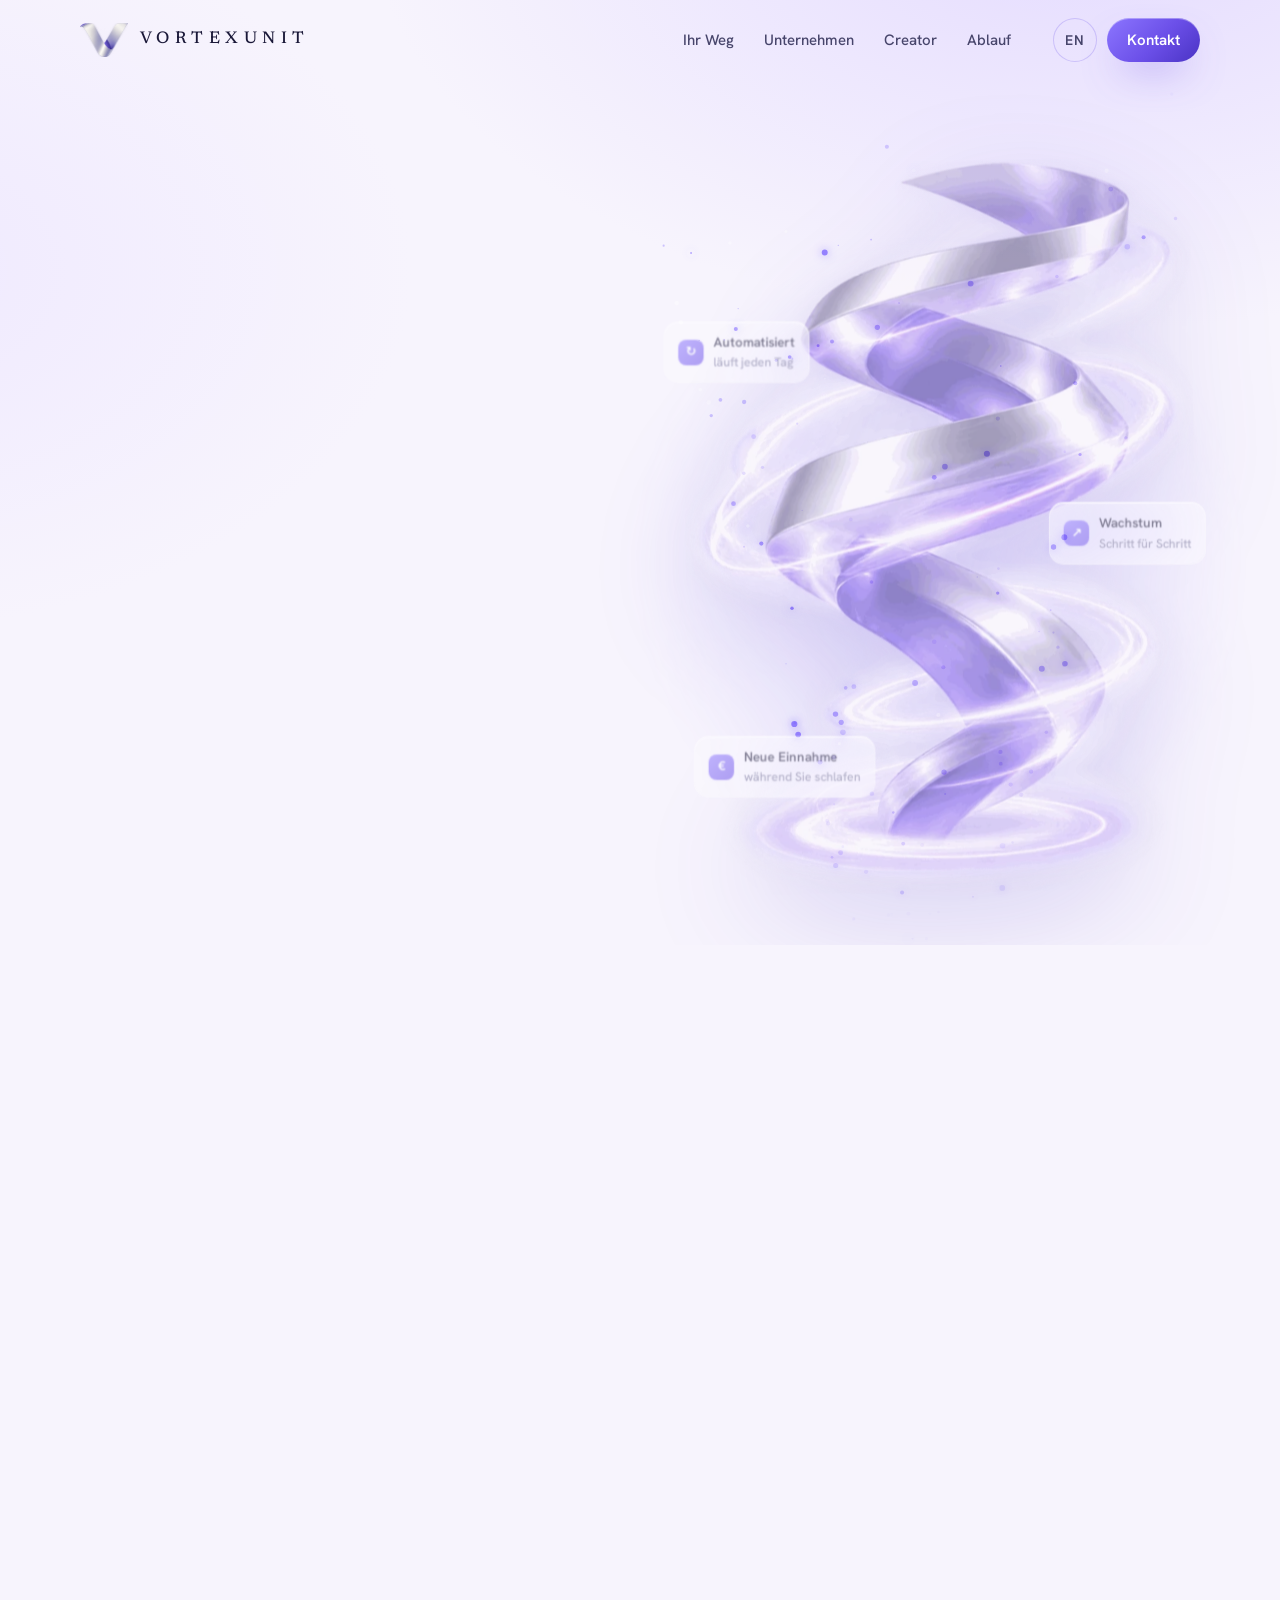
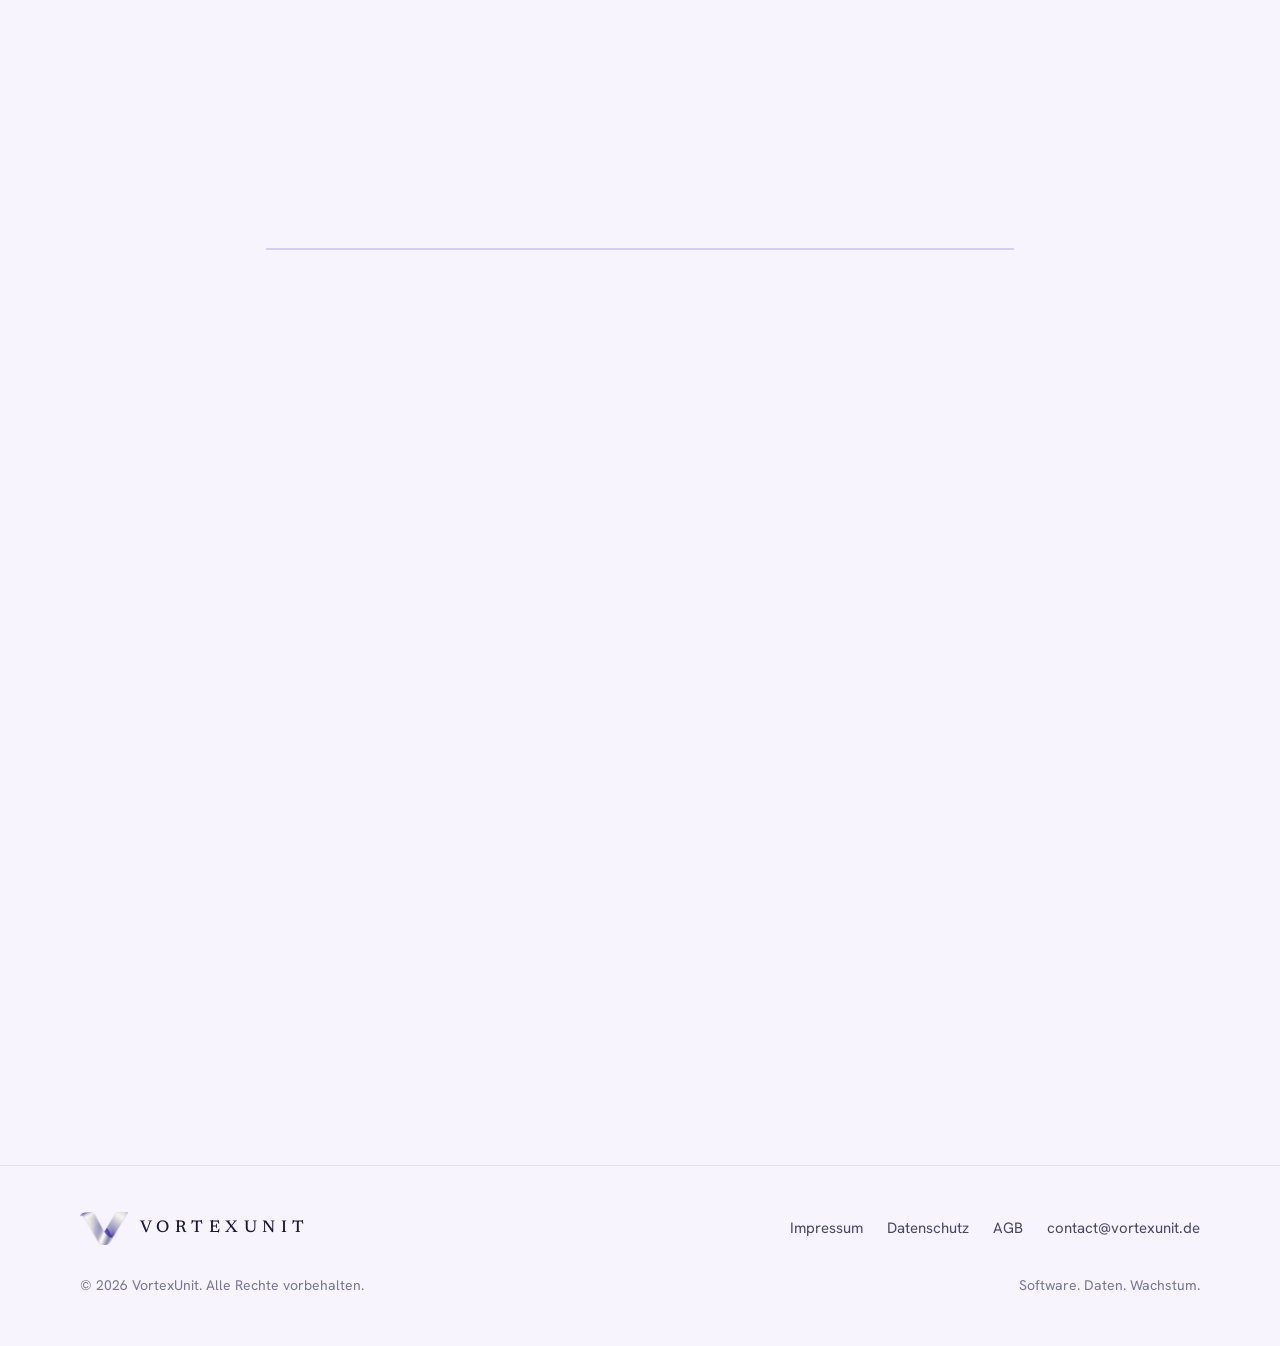
<file: kontakt.html>
<!DOCTYPE html>
<html lang="de">
<head>
  <meta charset="UTF-8" />
  <title>Weiterleitung — VortexUnit</title>
  <meta name="robots" content="noindex" />
  <link rel="canonical" href="https://vortexunit.de/" />
  <meta http-equiv="refresh" content="0; url=index.html#kontakt" />
</head>
<body>
  <p>Diese Seite ist umgezogen: <a href="index.html#kontakt">weiter zu VortexUnit</a>.</p>
</body>
</html>
</file>
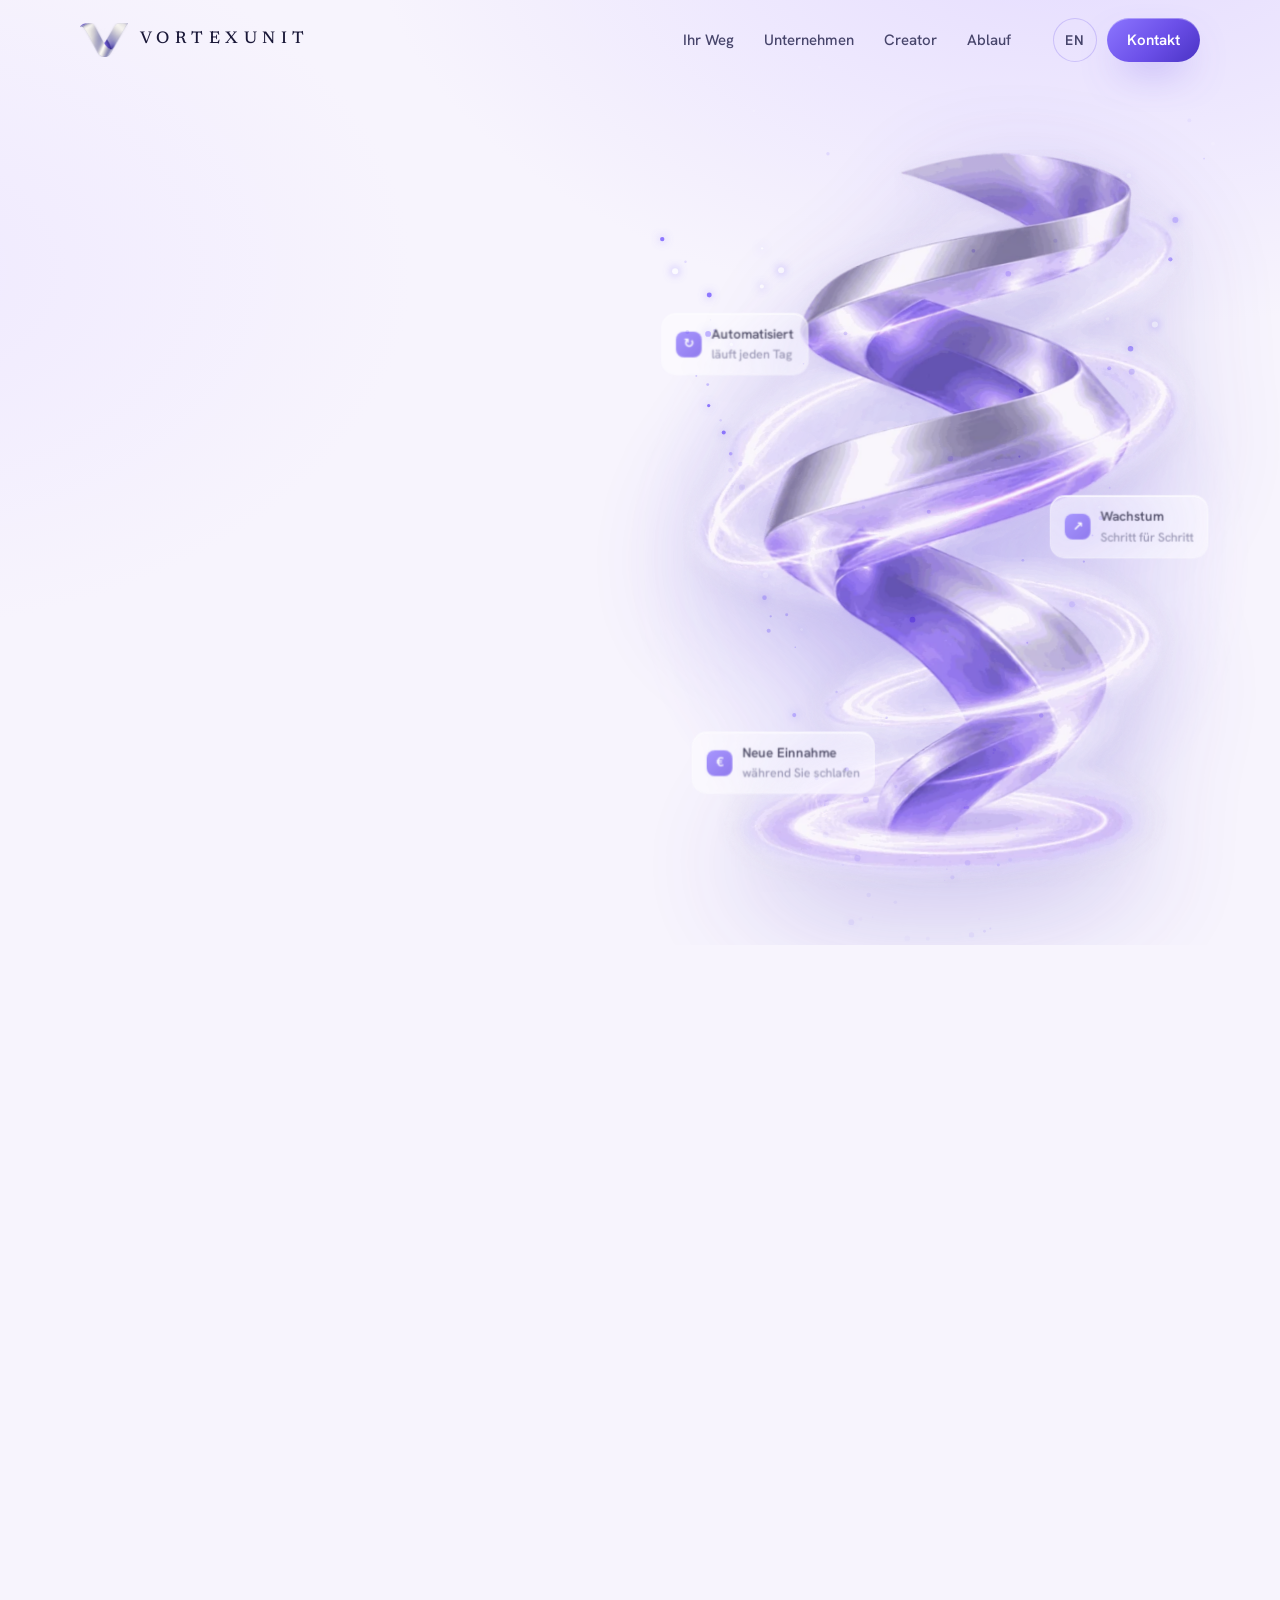
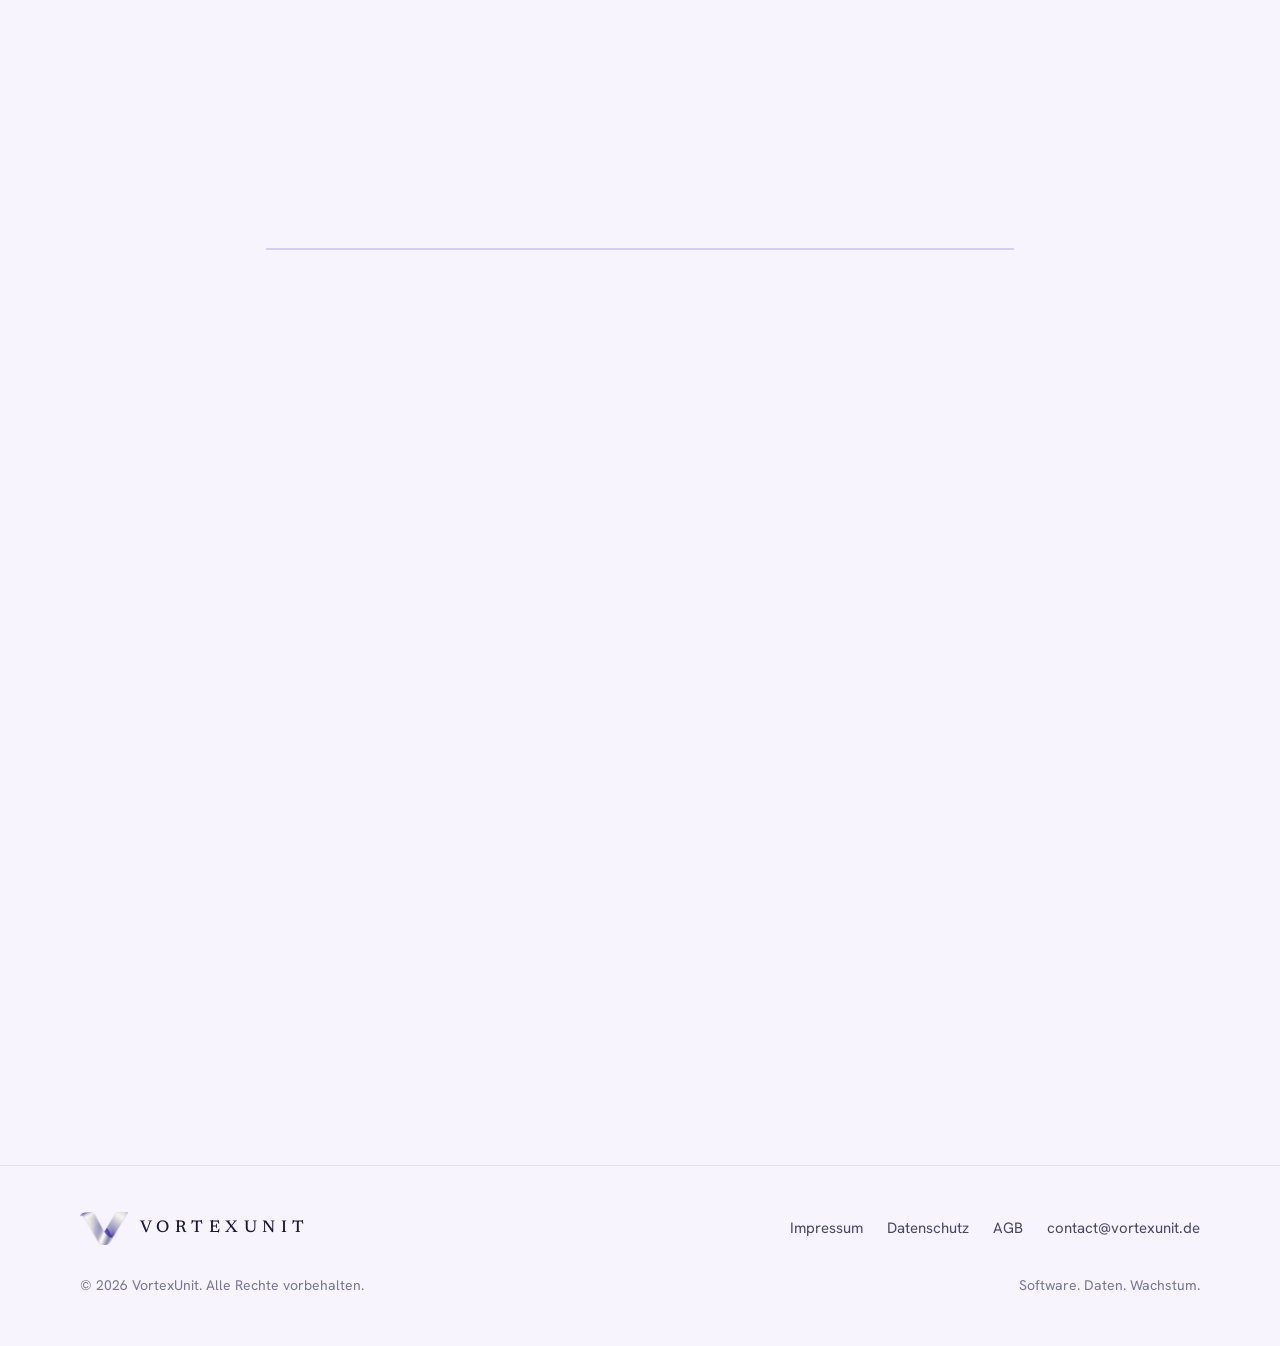
<file: leistungen.html>
<!DOCTYPE html>
<html lang="de">
<head>
  <meta charset="UTF-8" />
  <title>Weiterleitung — VortexUnit</title>
  <meta name="robots" content="noindex" />
  <link rel="canonical" href="https://vortexunit.de/" />
  <meta http-equiv="refresh" content="0; url=index.html#unternehmen" />
</head>
<body>
  <p>Diese Seite ist umgezogen: <a href="index.html#unternehmen">weiter zu VortexUnit</a>.</p>
</body>
</html>
</file>
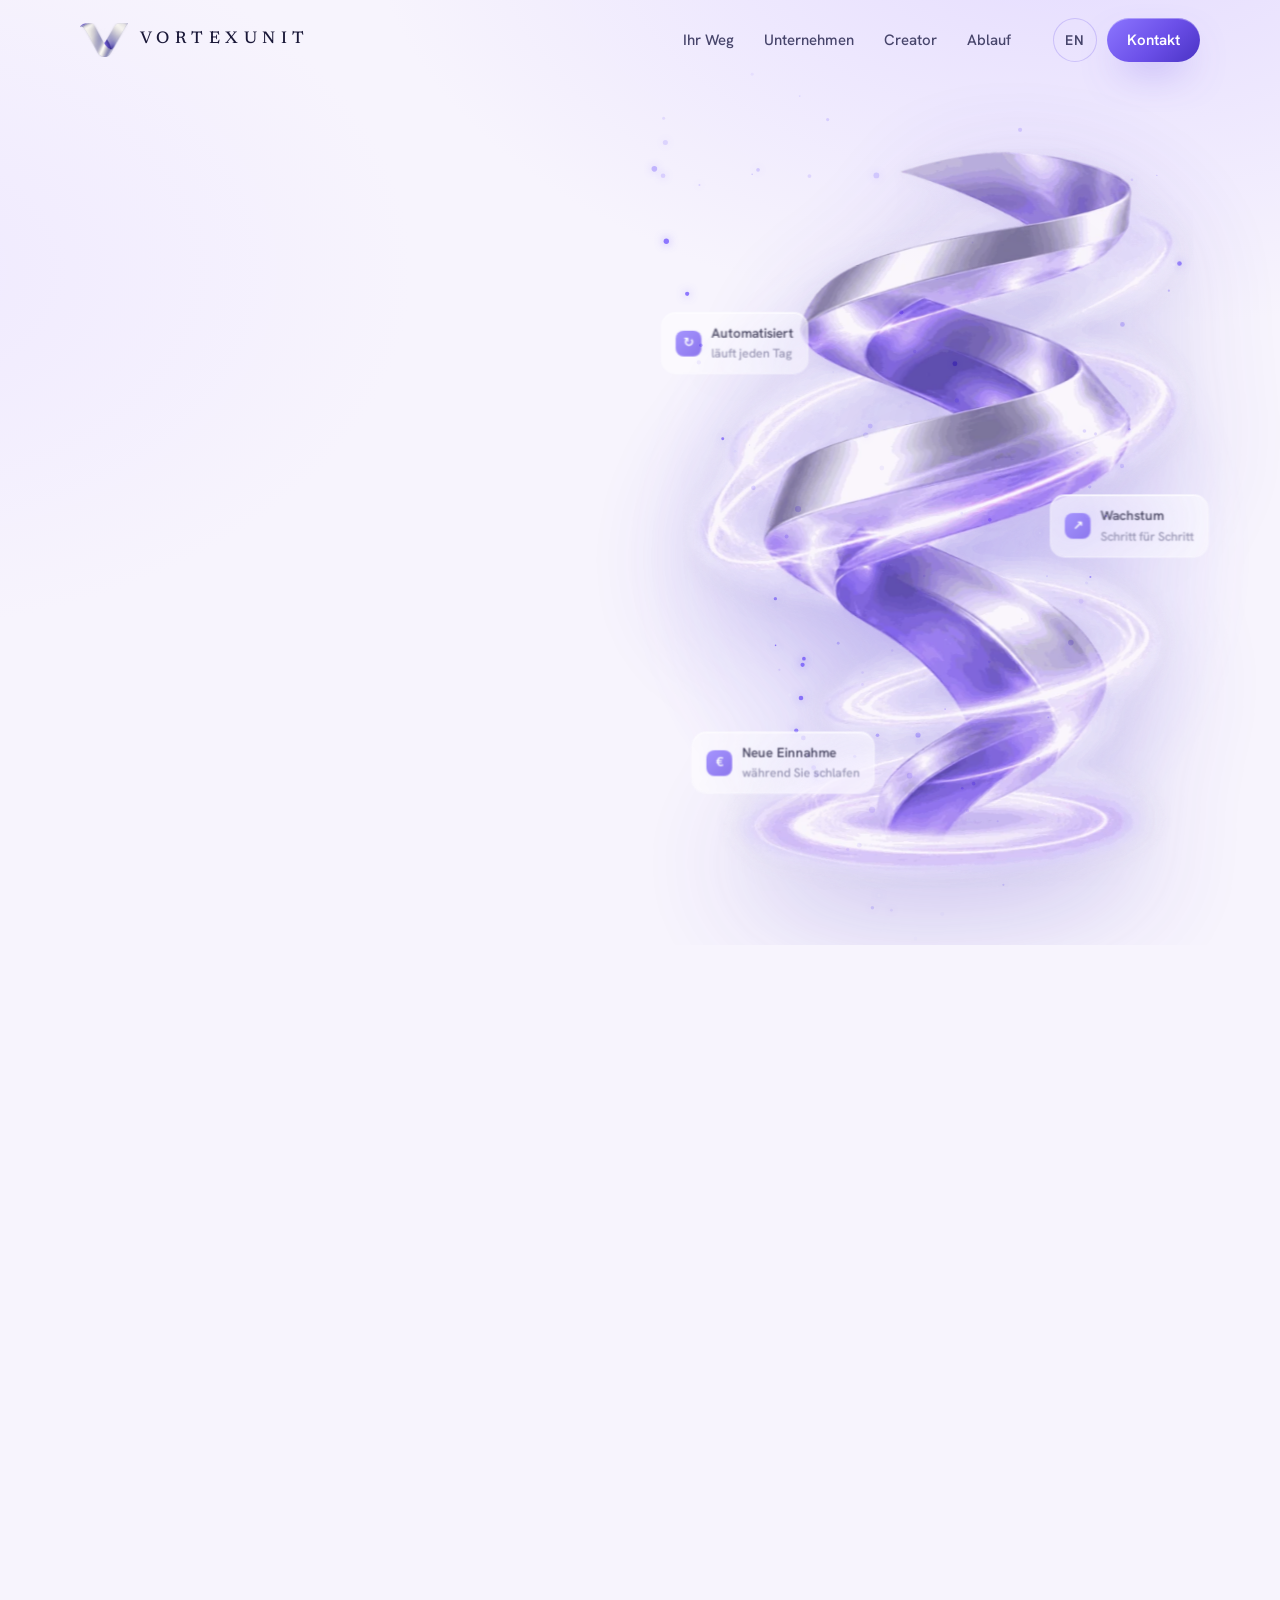
<file: produkte.html>
<!DOCTYPE html>
<html lang="de">
<head>
  <meta charset="UTF-8" />
  <title>Weiterleitung — VortexUnit</title>
  <meta name="robots" content="noindex" />
  <link rel="canonical" href="https://vortexunit.de/" />
  <meta http-equiv="refresh" content="0; url=index.html" />
</head>
<body>
  <p>Diese Seite ist umgezogen: <a href="index.html">weiter zu VortexUnit</a>.</p>
</body>
</html>
</file>
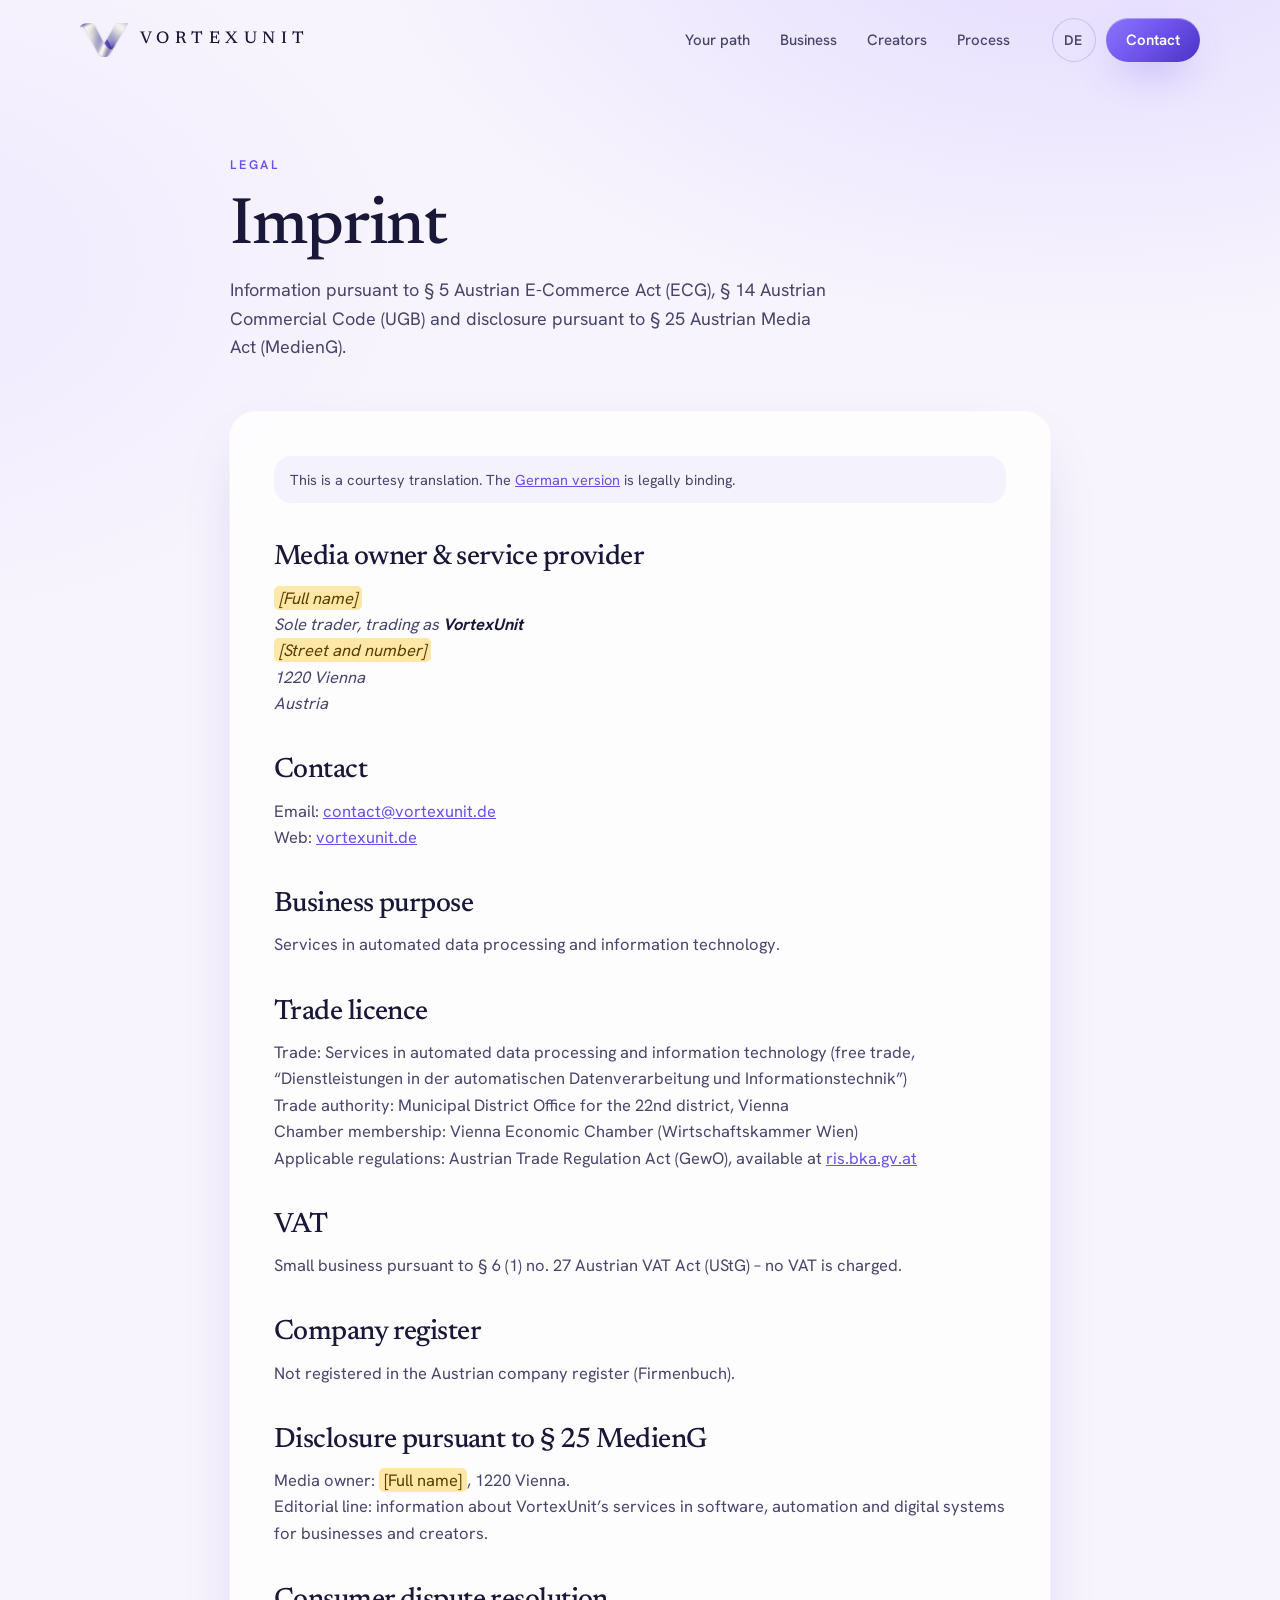
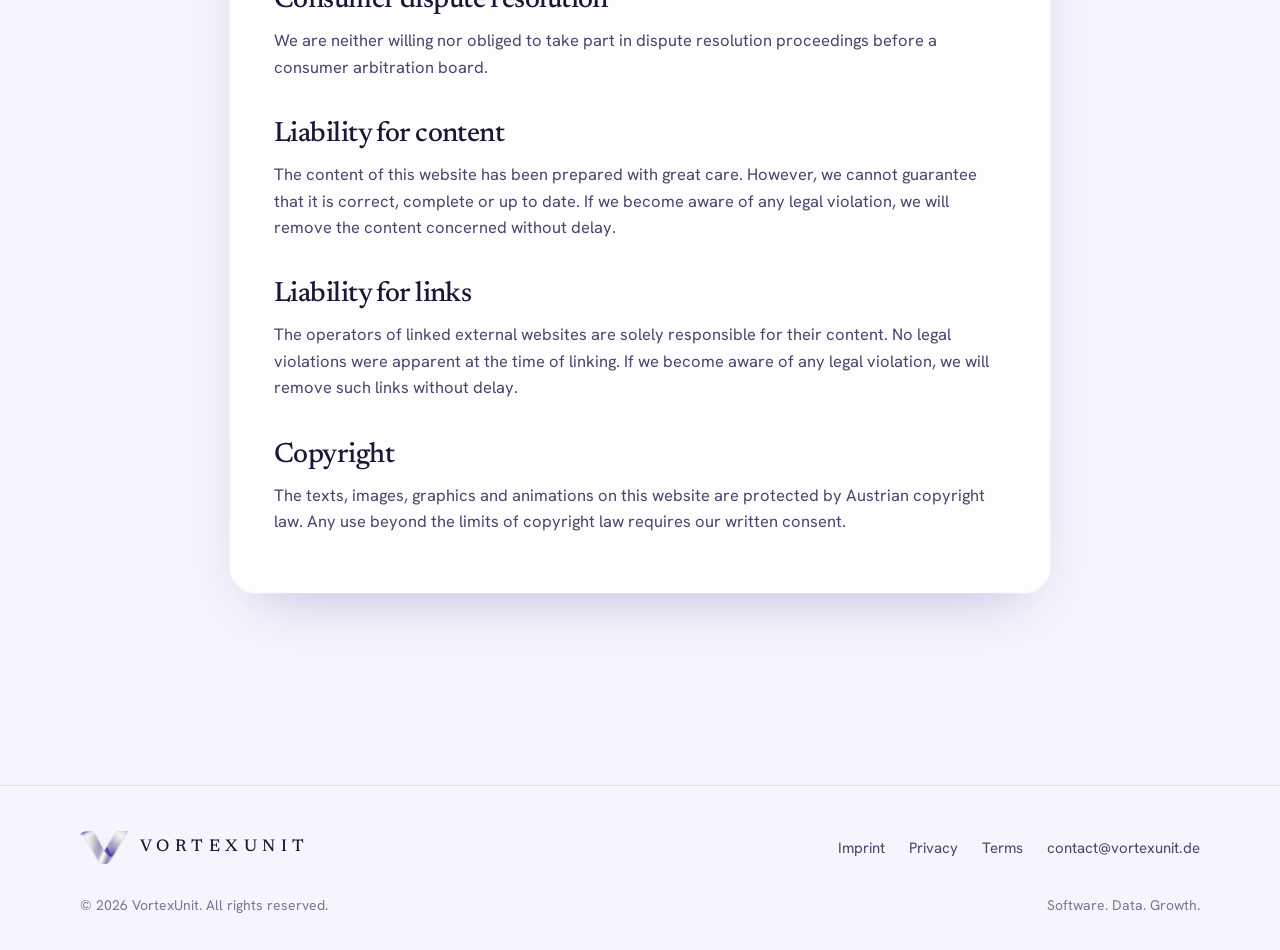
<file: en/imprint.html>
<!DOCTYPE html>
<html lang="en">
<head>
  <meta charset="UTF-8" />
  <meta name="viewport" content="width=device-width, initial-scale=1.0, maximum-scale=1.0, user-scalable=no" />
  <title>Imprint — VortexUnit</title>
  <meta name="description" content="Imprint and legal disclosure of VortexUnit, Vienna." />
  <meta name="robots" content="index,follow" />
  <meta name="theme-color" content="#F7F4FD" />
  <link rel="canonical" href="https://vortexunit.de/en/imprint.html" />
  <link rel="alternate" hreflang="de" href="https://vortexunit.de/impressum.html" />
  <link rel="alternate" hreflang="en" href="https://vortexunit.de/en/imprint.html" />
  <link rel="alternate" hreflang="x-default" href="https://vortexunit.de/impressum.html" />
  <link rel="icon" href="../assets/img/favicon-64.png" type="image/png" />
  <link rel="apple-touch-icon" href="../assets/img/apple-touch-icon.png" />
  <link rel="manifest" href="../site.webmanifest" />
  <link rel="stylesheet" href="../assets/css/style.css" />
  <script>document.documentElement.classList.add("js");</script>
</head>
<body>
  <a class="skip" href="#main">Skip to content</a>
  <header class="site-header">
    <div class="container nav">
      <a href="index.html" class="brand" aria-label="VortexUnit — home">
        <img src="../assets/img/hf/mark.webp" width="48" height="33" alt="" />
        <span>VortexUnit</span>
      </a>
      <nav class="nav-links" aria-label="Main navigation">
        <a href="index.html#journey">Your path</a>
        <a href="index.html#business">Business</a>
        <a href="index.html#creators">Creators</a>
        <a href="index.html#process">Process</a>
      </nav>
      <div class="nav-cta">
        <a class="lang" href="../impressum.html" hreflang="de" lang="de" aria-label="Deutsche Version">DE</a>
        <a href="index.html#contact" class="btn btn-primary">Contact</a>
        <button class="nav-toggle" type="button" aria-label="Open menu" aria-expanded="false" aria-controls="mobile-menu"><span></span></button>
      </div>
    </div>
  </header>
  <nav class="mobile-menu" id="mobile-menu" aria-label="Mobile navigation">
    <a href="index.html#journey">Your path</a>
    <a href="index.html#business">For businesses</a>
    <a href="index.html#creators">For creators</a>
    <a href="index.html#process">Process</a>
    <a href="../impressum.html" hreflang="de" lang="de">Deutsch</a>
    <a href="index.html#contact" class="btn btn-primary btn-block">Contact</a>
  </nav>

  <main id="main">
    <section class="page-head">
      <div class="container">
        <span class="eyebrow">Legal</span>
        <h1>Imprint</h1>
        <p class="lead">Information pursuant to § 5 Austrian E-Commerce Act (ECG), § 14 Austrian Commercial Code (UGB) and disclosure pursuant to § 25 Austrian Media Act (MedienG).</p>
      </div>
    </section>

    <section class="section">
      <div class="container">
        <div class="prose">
          <p class="legal-lang">This is a courtesy translation. The <a href="../impressum.html" hreflang="de" lang="de">German version</a> is legally binding.</p>
<h2>Media owner &amp; service provider</h2>
          <address>
            <span class="ph">[Full name]</span><br />
            Sole trader, trading as <strong>VortexUnit</strong><br />
            <span class="ph">[Street and number]</span><br />
            1220 Vienna<br />
            Austria
          </address>

          <h2>Contact</h2>
          <p>Email: <a href="mailto:contact@vortexunit.de">contact@vortexunit.de</a><br />Web: <a href="https://vortexunit.de/en/">vortexunit.de</a></p>

          <h2>Business purpose</h2>
          <p>Services in automated data processing and information technology.</p>

          <h2>Trade licence</h2>
          <p>
            Trade: Services in automated data processing and information technology (free trade, “Dienstleistungen in der automatischen Datenverarbeitung und Informationstechnik”)<br />
            Trade authority: Municipal District Office for the 22nd district, Vienna<br />
            Chamber membership: Vienna Economic Chamber (Wirtschaftskammer Wien)<br />
            Applicable regulations: Austrian Trade Regulation Act (GewO), available at <a href="https://www.ris.bka.gv.at" rel="noopener" target="_blank">ris.bka.gv.at</a>
          </p>

          <h2>VAT</h2>
          <p>Small business pursuant to § 6 (1) no. 27 Austrian VAT Act (UStG) – no VAT is charged.</p>

          <h2>Company register</h2>
          <p>Not registered in the Austrian company register (Firmenbuch).</p>

          <h2>Disclosure pursuant to § 25 MedienG</h2>
          <p>Media owner: <span class="ph">[Full name]</span>, 1220 Vienna.<br />Editorial line: information about VortexUnit’s services in software, automation and digital systems for businesses and creators.</p>

          <h2>Consumer dispute resolution</h2>
          <p>We are neither willing nor obliged to take part in dispute resolution proceedings before a consumer arbitration board.</p>

          <h2>Liability for content</h2>
          <p>The content of this website has been prepared with great care. However, we cannot guarantee that it is correct, complete or up to date. If we become aware of any legal violation, we will remove the content concerned without delay.</p>

          <h2>Liability for links</h2>
          <p>The operators of linked external websites are solely responsible for their content. No legal violations were apparent at the time of linking. If we become aware of any legal violation, we will remove such links without delay.</p>

          <h2>Copyright</h2>
          <p>The texts, images, graphics and animations on this website are protected by Austrian copyright law. Any use beyond the limits of copyright law requires our written consent.</p>
        </div>
      </div>
    </section>
  </main>

  <footer class="site-footer">
    <div class="container">
      <div class="footer-row">
        <a href="index.html" class="brand"><img src="../assets/img/hf/mark.webp" width="48" height="33" alt="" /><span>VortexUnit</span></a>
        <nav class="footer-links" aria-label="Legal">
          <a href="imprint.html">Imprint</a><a href="privacy.html">Privacy</a><a href="terms.html">Terms</a><a href="mailto:contact@vortexunit.de">contact@vortexunit.de</a>
        </nav>
      </div>
      <div class="footer-bottom"><p>© <span data-year>2026</span> VortexUnit. All rights reserved.</p><p>Software. Data. Growth.</p></div>
    </div>
  </footer>

  <script src="../assets/js/main.js"></script>
</body>
</html>
</file>
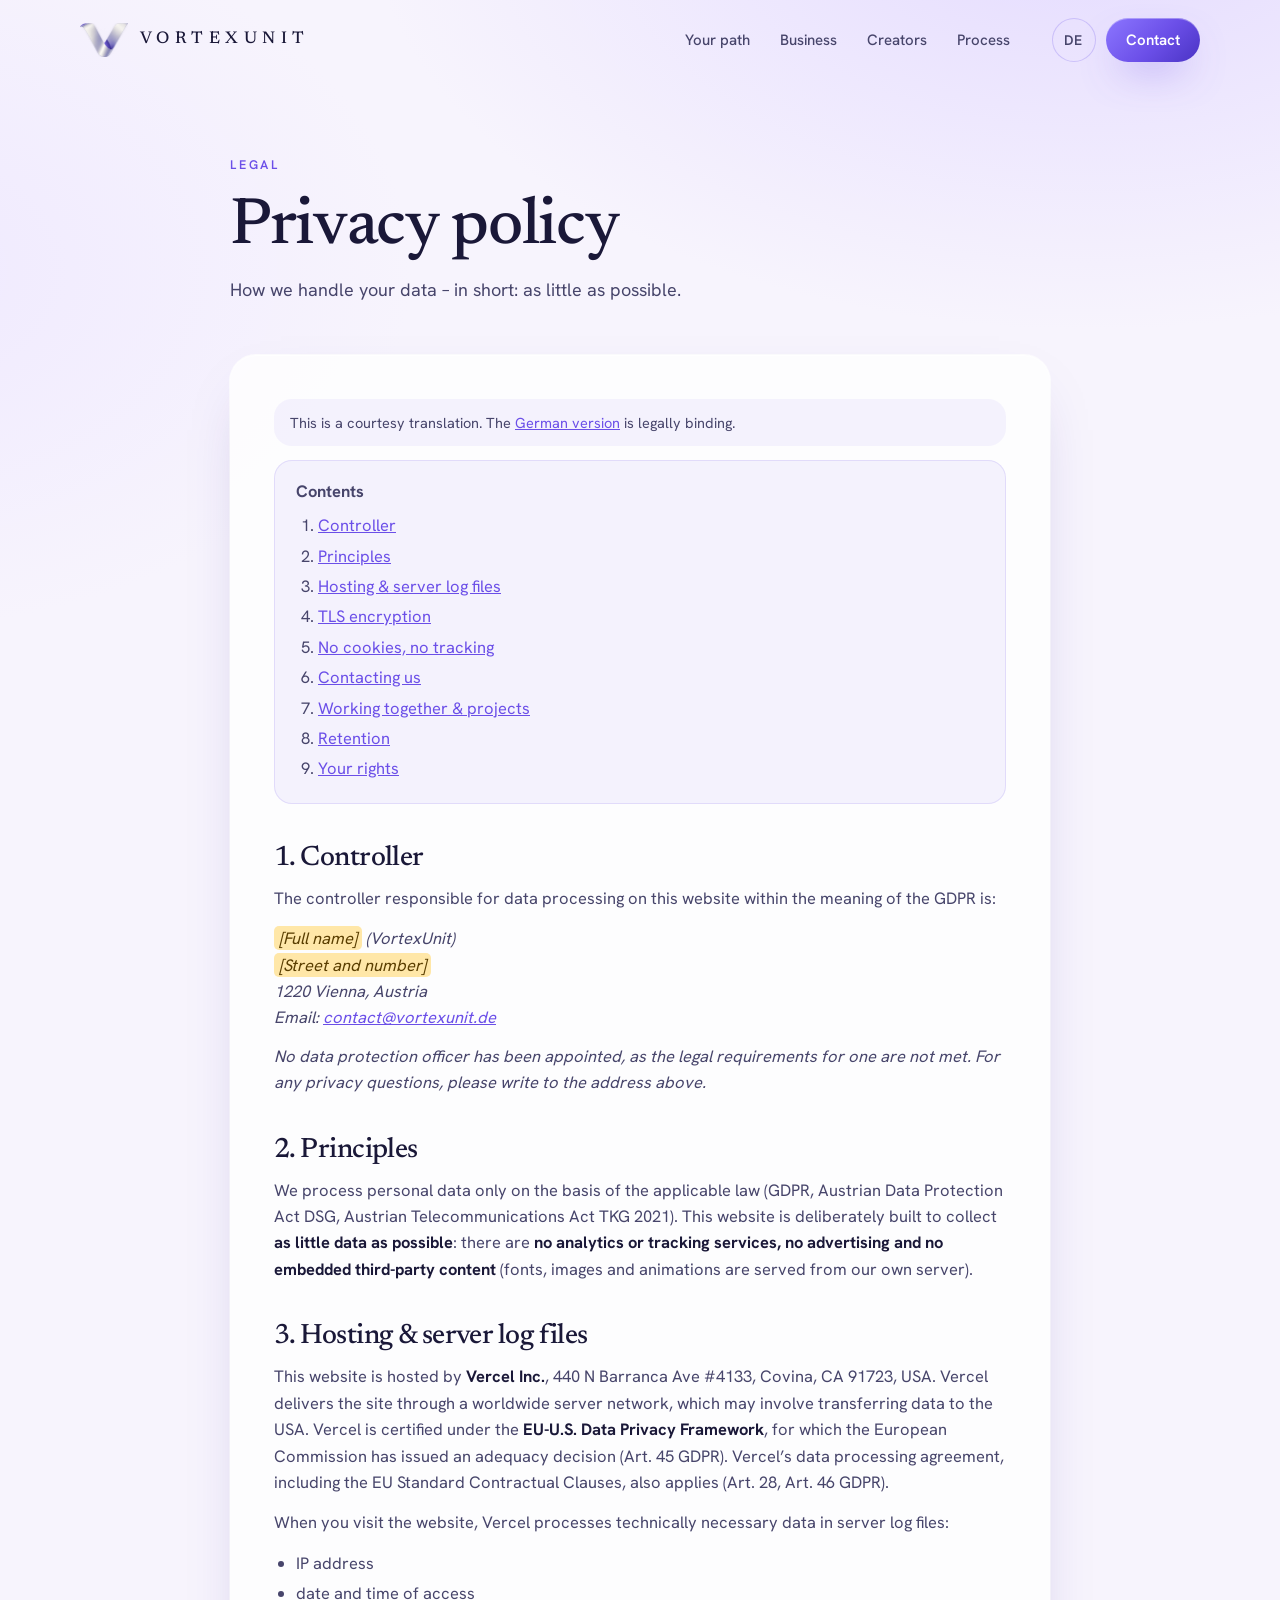
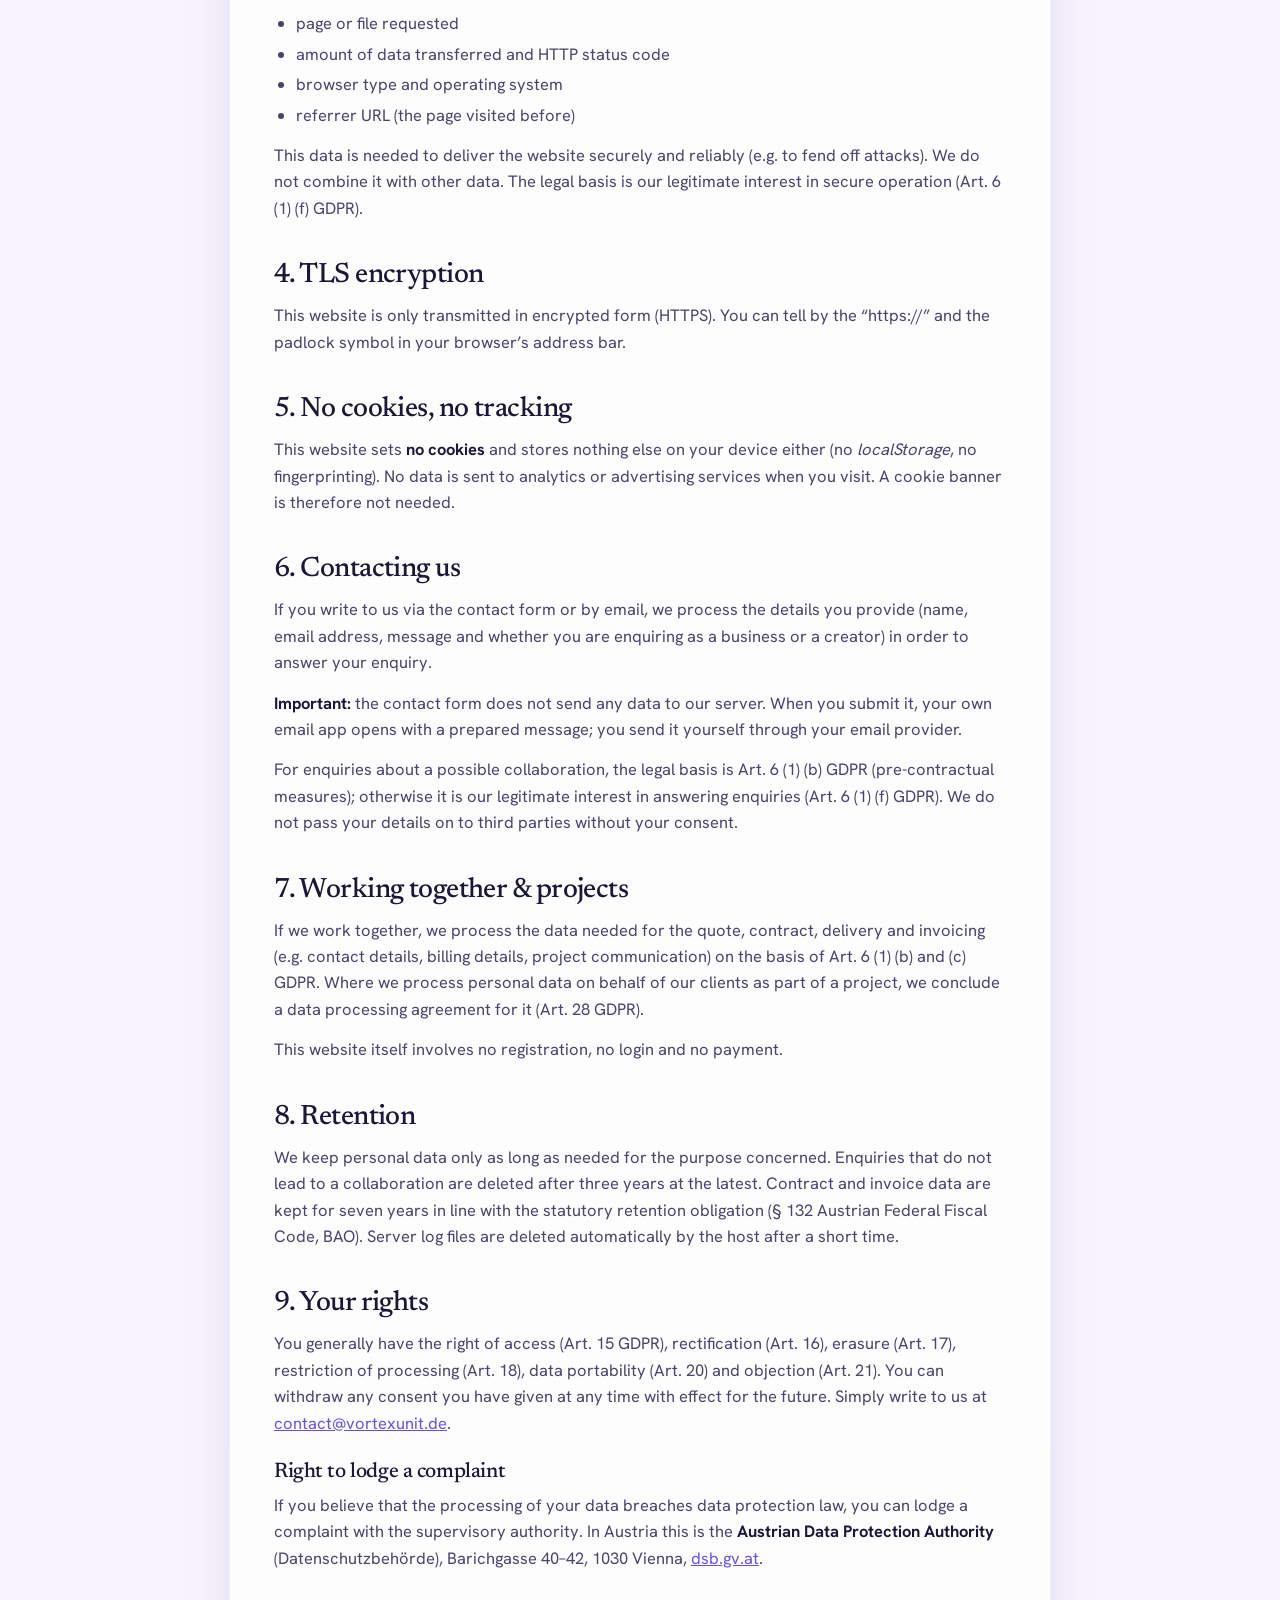
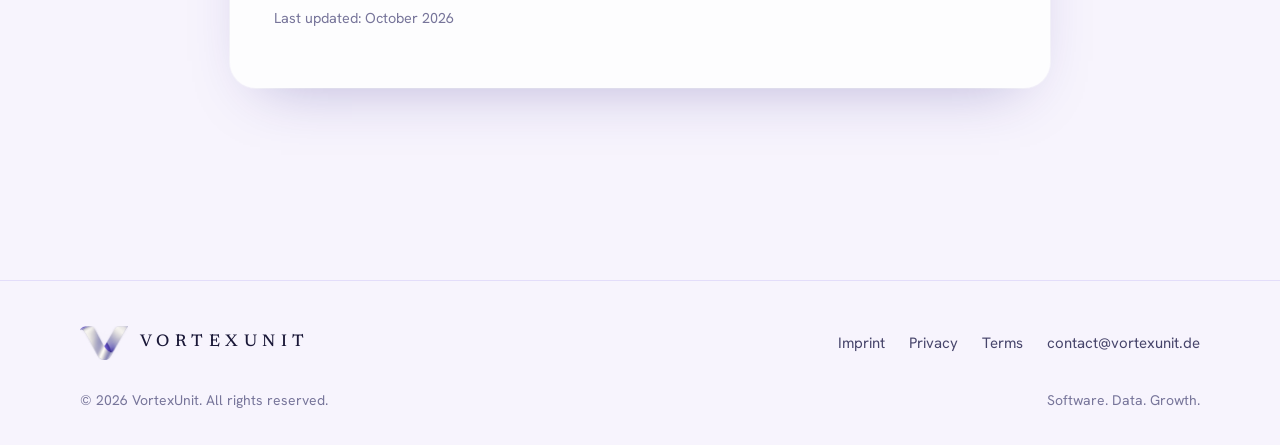
<file: en/privacy.html>
<!DOCTYPE html>
<html lang="en">
<head>
  <meta charset="UTF-8" />
  <meta name="viewport" content="width=device-width, initial-scale=1.0, maximum-scale=1.0, user-scalable=no" />
  <title>Privacy policy — VortexUnit</title>
  <meta name="description" content="Privacy policy of VortexUnit, Vienna, under the GDPR and the Austrian Data Protection Act." />
  <meta name="robots" content="index,follow" />
  <meta name="theme-color" content="#F7F4FD" />
  <link rel="canonical" href="https://vortexunit.de/en/privacy.html" />
  <link rel="alternate" hreflang="de" href="https://vortexunit.de/datenschutz.html" />
  <link rel="alternate" hreflang="en" href="https://vortexunit.de/en/privacy.html" />
  <link rel="alternate" hreflang="x-default" href="https://vortexunit.de/datenschutz.html" />
  <link rel="icon" href="../assets/img/favicon-64.png" type="image/png" />
  <link rel="apple-touch-icon" href="../assets/img/apple-touch-icon.png" />
  <link rel="manifest" href="../site.webmanifest" />
  <link rel="stylesheet" href="../assets/css/style.css" />
  <script>document.documentElement.classList.add("js");</script>
</head>
<body>
  <a class="skip" href="#main">Skip to content</a>
  <header class="site-header">
    <div class="container nav">
      <a href="index.html" class="brand" aria-label="VortexUnit — home">
        <img src="../assets/img/hf/mark.webp" width="48" height="33" alt="" />
        <span>VortexUnit</span>
      </a>
      <nav class="nav-links" aria-label="Main navigation">
        <a href="index.html#journey">Your path</a>
        <a href="index.html#business">Business</a>
        <a href="index.html#creators">Creators</a>
        <a href="index.html#process">Process</a>
      </nav>
      <div class="nav-cta">
        <a class="lang" href="../datenschutz.html" hreflang="de" lang="de" aria-label="Deutsche Version">DE</a>
        <a href="index.html#contact" class="btn btn-primary">Contact</a>
        <button class="nav-toggle" type="button" aria-label="Open menu" aria-expanded="false" aria-controls="mobile-menu"><span></span></button>
      </div>
    </div>
  </header>
  <nav class="mobile-menu" id="mobile-menu" aria-label="Mobile navigation">
    <a href="index.html#journey">Your path</a>
    <a href="index.html#business">For businesses</a>
    <a href="index.html#creators">For creators</a>
    <a href="index.html#process">Process</a>
    <a href="../datenschutz.html" hreflang="de" lang="de">Deutsch</a>
    <a href="index.html#contact" class="btn btn-primary btn-block">Contact</a>
  </nav>

  <main id="main">
    <section class="page-head">
      <div class="container">
        <span class="eyebrow">Legal</span>
        <h1>Privacy policy</h1>
        <p class="lead">How we handle your data – in short: as little as possible.</p>
      </div>
    </section>

    <section class="section">
      <div class="container">
        <div class="prose">
          <p class="legal-lang">This is a courtesy translation. The <a href="../datenschutz.html" hreflang="de" lang="de">German version</a> is legally binding.</p>
<div class="toc">
            <b>Contents</b>
            <ol>
              <li><a href="#controller">Controller</a></li>
              <li><a href="#principles">Principles</a></li>
              <li><a href="#hosting">Hosting &amp; server log files</a></li>
              <li><a href="#tls">TLS encryption</a></li>
              <li><a href="#cookies">No cookies, no tracking</a></li>
              <li><a href="#contact-us">Contacting us</a></li>
              <li><a href="#projects">Working together &amp; projects</a></li>
              <li><a href="#retention">Retention</a></li>
              <li><a href="#rights">Your rights</a></li>
            </ol>
          </div>

          <h2 id="controller">1. Controller</h2>
          <p>The controller responsible for data processing on this website within the meaning of the GDPR is:</p>
          <address>
            <span class="ph">[Full name]</span> (VortexUnit)<br />
            <span class="ph">[Street and number]</span><br />
            1220 Vienna, Austria<br />
            Email: <a href="mailto:contact@vortexunit.de">contact@vortexunit.de</a>
          </address>
          <p style="margin-top:12px"><em>No data protection officer has been appointed, as the legal requirements for one are not met. For any privacy questions, please write to the address above.</em></p>

          <h2 id="principles">2. Principles</h2>
          <p>We process personal data only on the basis of the applicable law (GDPR, Austrian Data Protection Act DSG, Austrian Telecommunications Act TKG 2021). This website is deliberately built to collect <strong>as little data as possible</strong>: there are <strong>no analytics or tracking services, no advertising and no embedded third-party content</strong> (fonts, images and animations are served from our own server).</p>

          <h2 id="hosting">3. Hosting &amp; server log files</h2>
          <p>This website is hosted by <strong>Vercel Inc.</strong>, 440 N Barranca Ave #4133, Covina, CA 91723, USA. Vercel delivers the site through a worldwide server network, which may involve transferring data to the USA. Vercel is certified under the <strong>EU-U.S. Data Privacy Framework</strong>, for which the European Commission has issued an adequacy decision (Art. 45 GDPR). Vercel’s data processing agreement, including the EU Standard Contractual Clauses, also applies (Art. 28, Art. 46 GDPR).</p>
          <p>When you visit the website, Vercel processes technically necessary data in server log files:</p>
          <ul>
            <li>IP address</li>
            <li>date and time of access</li>
            <li>page or file requested</li>
            <li>amount of data transferred and HTTP status code</li>
            <li>browser type and operating system</li>
            <li>referrer URL (the page visited before)</li>
          </ul>
          <p>This data is needed to deliver the website securely and reliably (e.g. to fend off attacks). We do not combine it with other data. The legal basis is our legitimate interest in secure operation (Art. 6 (1) (f) GDPR).</p>

          <h2 id="tls">4. TLS encryption</h2>
          <p>This website is only transmitted in encrypted form (HTTPS). You can tell by the “https://” and the padlock symbol in your browser’s address bar.</p>

          <h2 id="cookies">5. No cookies, no tracking</h2>
          <p>This website sets <strong>no cookies</strong> and stores nothing else on your device either (no <em>localStorage</em>, no fingerprinting). No data is sent to analytics or advertising services when you visit. A cookie banner is therefore not needed.</p>

          <h2 id="contact-us">6. Contacting us</h2>
          <p>If you write to us via the contact form or by email, we process the details you provide (name, email address, message and whether you are enquiring as a business or a creator) in order to answer your enquiry.</p>
          <p><strong>Important:</strong> the contact form does not send any data to our server. When you submit it, your own email app opens with a prepared message; you send it yourself through your email provider.</p>
          <p>For enquiries about a possible collaboration, the legal basis is Art. 6 (1) (b) GDPR (pre-contractual measures); otherwise it is our legitimate interest in answering enquiries (Art. 6 (1) (f) GDPR). We do not pass your details on to third parties without your consent.</p>

          <h2 id="projects">7. Working together &amp; projects</h2>
          <p>If we work together, we process the data needed for the quote, contract, delivery and invoicing (e.g. contact details, billing details, project communication) on the basis of Art. 6 (1) (b) and (c) GDPR. Where we process personal data on behalf of our clients as part of a project, we conclude a data processing agreement for it (Art. 28 GDPR).</p>
          <p>This website itself involves no registration, no login and no payment.</p>

          <h2 id="retention">8. Retention</h2>
          <p>We keep personal data only as long as needed for the purpose concerned. Enquiries that do not lead to a collaboration are deleted after three years at the latest. Contract and invoice data are kept for seven years in line with the statutory retention obligation (§ 132 Austrian Federal Fiscal Code, BAO). Server log files are deleted automatically by the host after a short time.</p>

          <h2 id="rights">9. Your rights</h2>
          <p>You generally have the right of access (Art. 15 GDPR), rectification (Art. 16), erasure (Art. 17), restriction of processing (Art. 18), data portability (Art. 20) and objection (Art. 21). You can withdraw any consent you have given at any time with effect for the future. Simply write to us at <a href="mailto:contact@vortexunit.de">contact@vortexunit.de</a>.</p>
          <h3>Right to lodge a complaint</h3>
          <p>If you believe that the processing of your data breaches data protection law, you can lodge a complaint with the supervisory authority. In Austria this is the <strong>Austrian Data Protection Authority</strong> (Datenschutzbehörde), Barichgasse 40–42, 1030 Vienna, <a href="https://www.dsb.gv.at" rel="noopener" target="_blank">dsb.gv.at</a>.</p>

          <p style="margin-top:36px;color:var(--muted);font-size:.9rem">Last updated: October 2026</p>
        </div>
      </div>
    </section>
  </main>

  <footer class="site-footer">
    <div class="container">
      <div class="footer-row">
        <a href="index.html" class="brand"><img src="../assets/img/hf/mark.webp" width="48" height="33" alt="" /><span>VortexUnit</span></a>
        <nav class="footer-links" aria-label="Legal">
          <a href="imprint.html">Imprint</a><a href="privacy.html">Privacy</a><a href="terms.html">Terms</a><a href="mailto:contact@vortexunit.de">contact@vortexunit.de</a>
        </nav>
      </div>
      <div class="footer-bottom"><p>© <span data-year>2026</span> VortexUnit. All rights reserved.</p><p>Software. Data. Growth.</p></div>
    </div>
  </footer>

  <script src="../assets/js/main.js"></script>
</body>
</html>
</file>
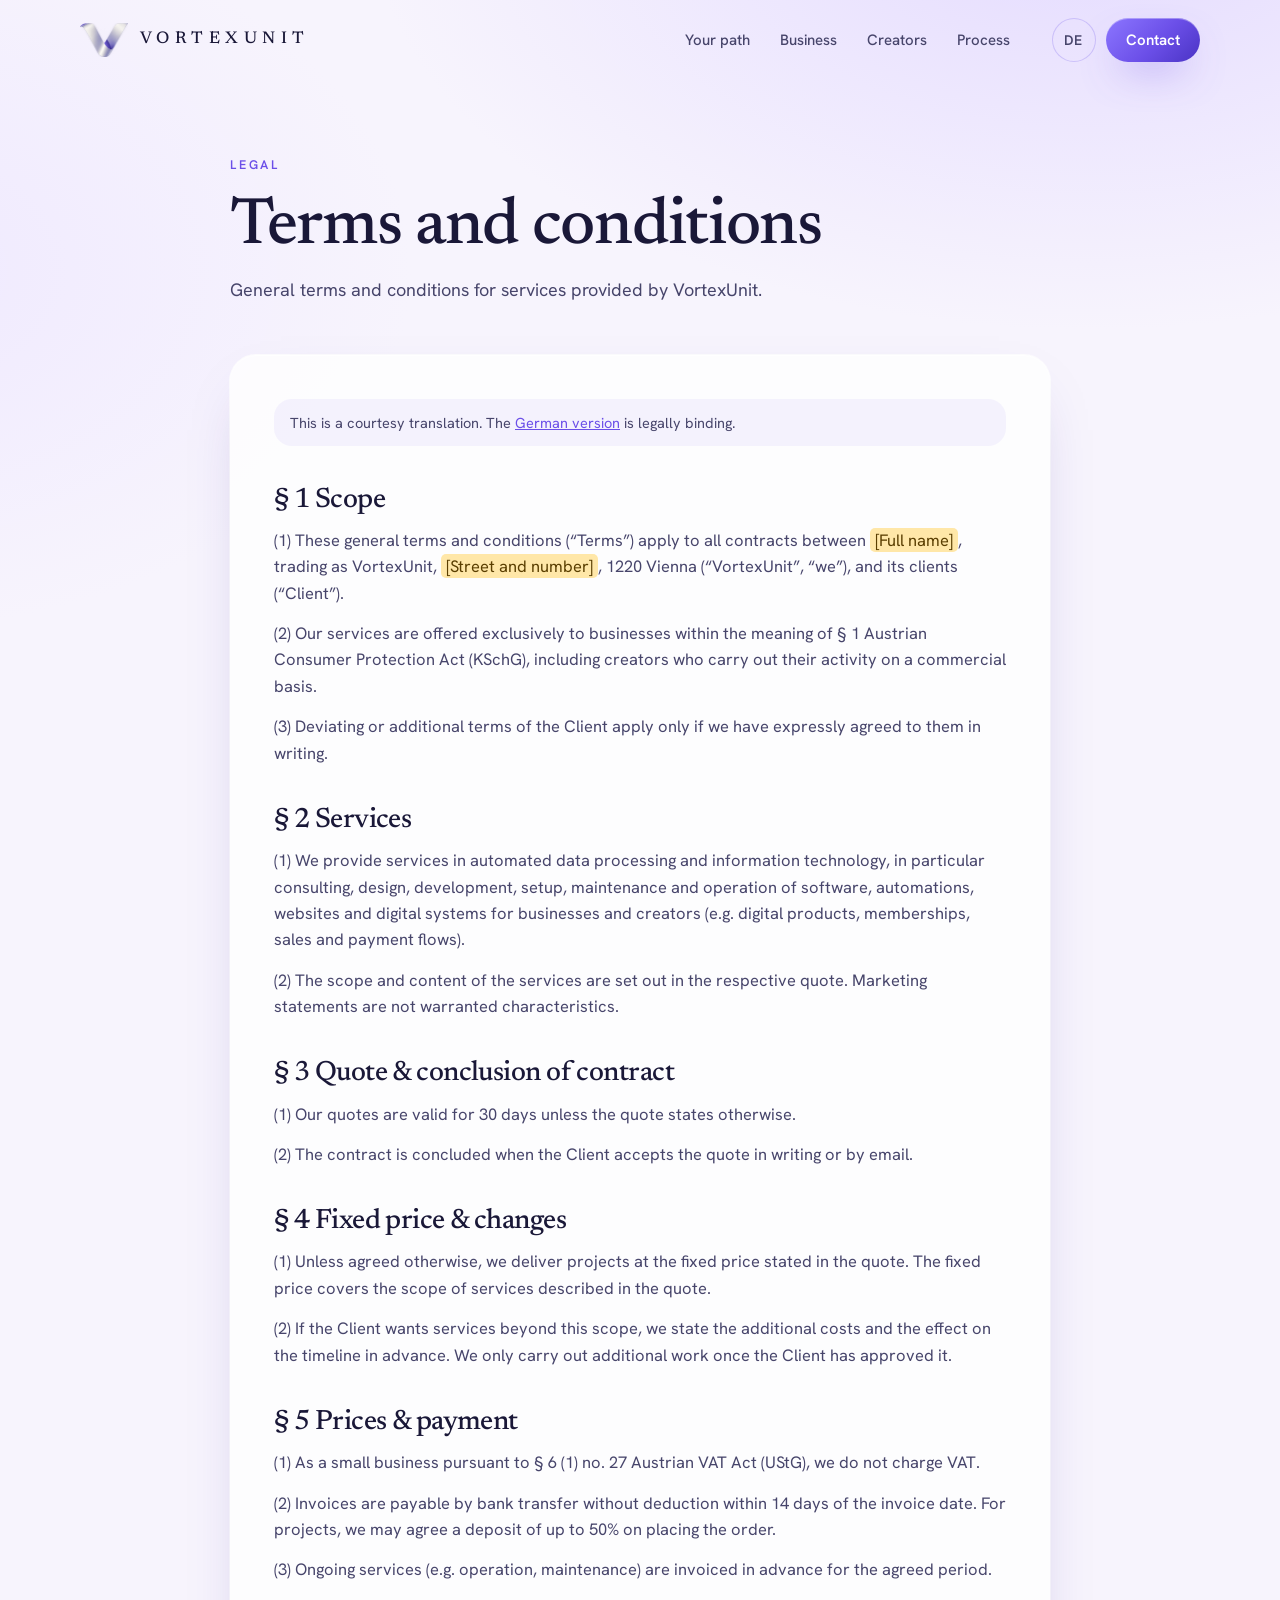
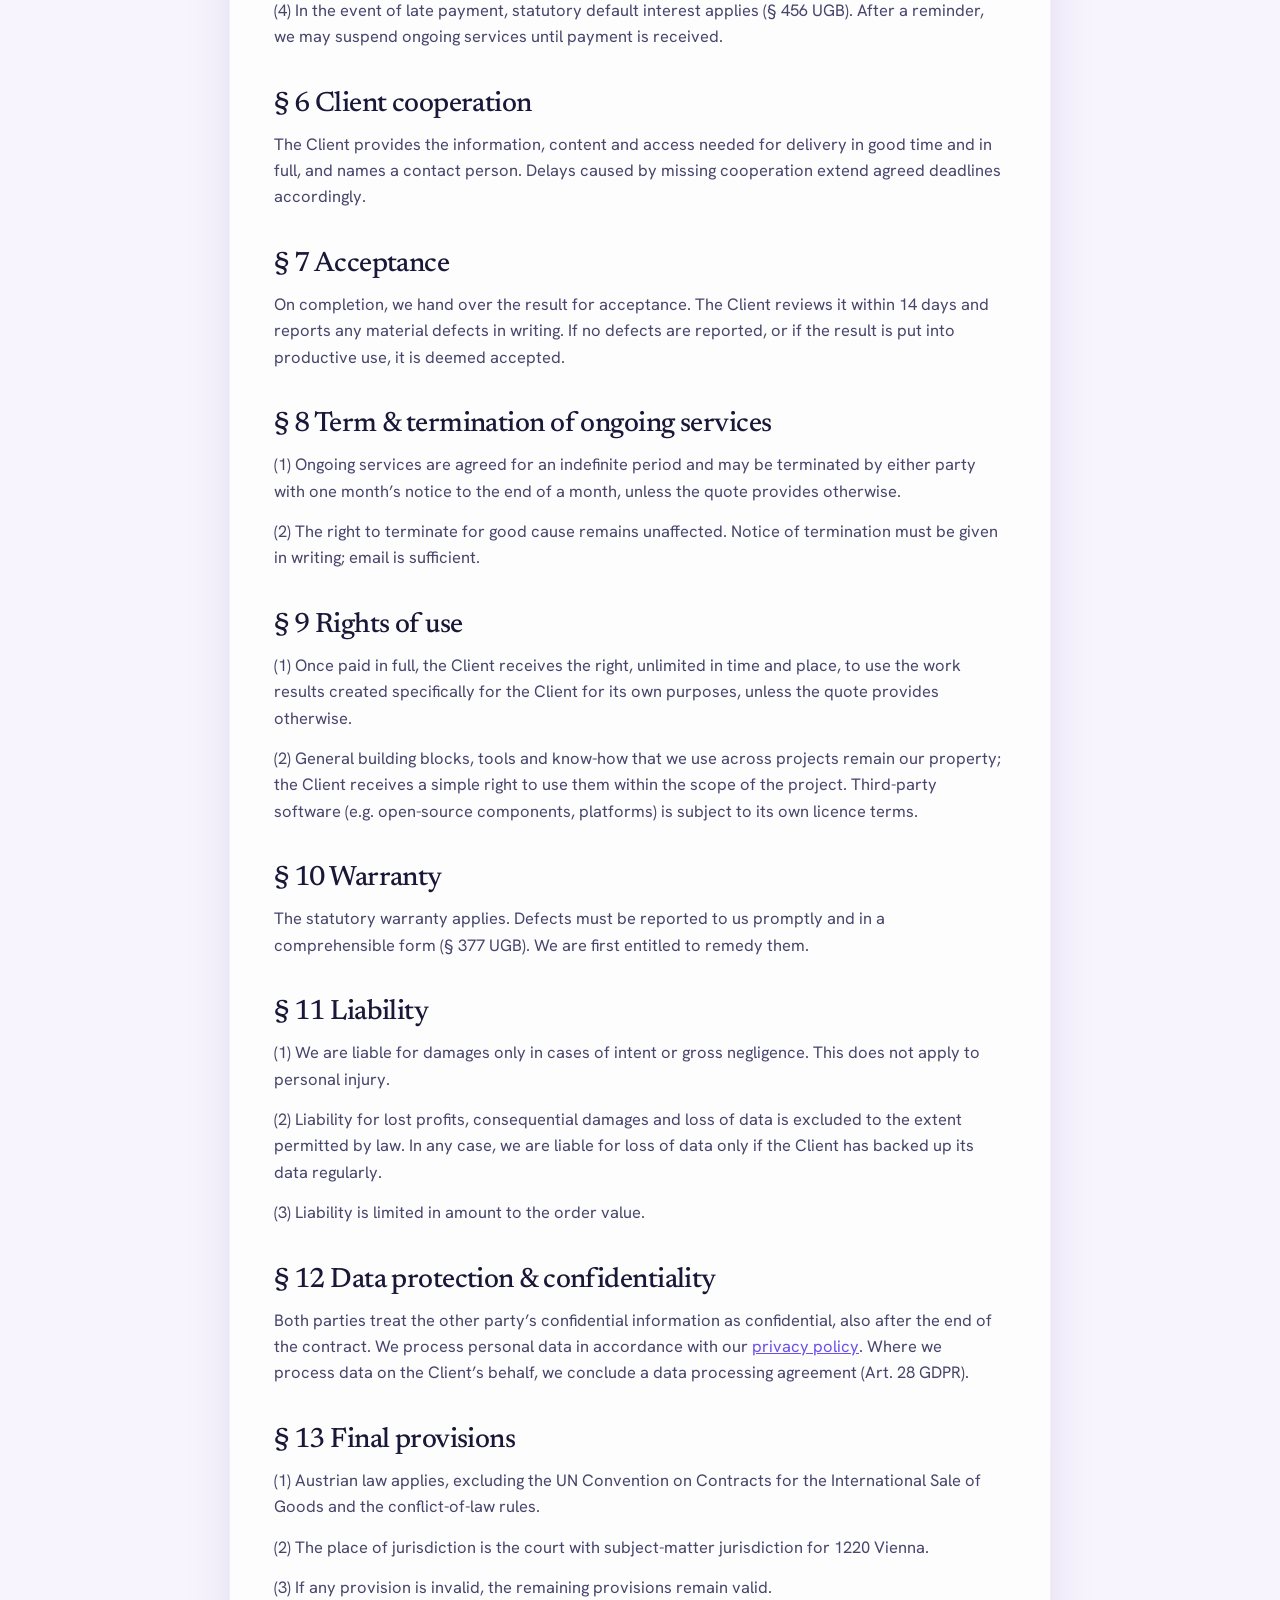
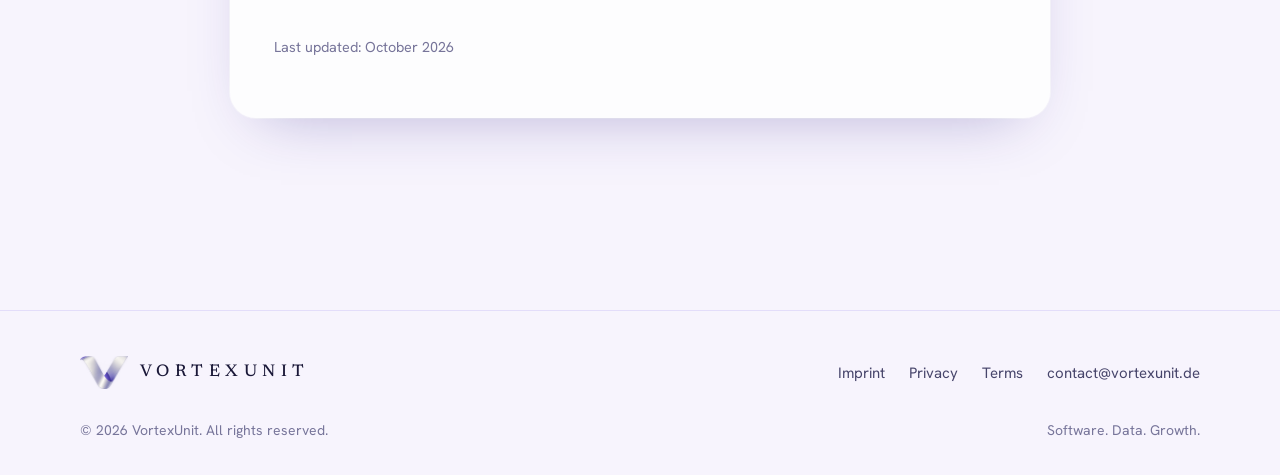
<file: en/terms.html>
<!DOCTYPE html>
<html lang="en">
<head>
  <meta charset="UTF-8" />
  <meta name="viewport" content="width=device-width, initial-scale=1.0, maximum-scale=1.0, user-scalable=no" />
  <title>Terms and conditions — VortexUnit</title>
  <meta name="description" content="General terms and conditions of VortexUnit, Vienna, for software, automation and creator projects." />
  <meta name="robots" content="index,follow" />
  <meta name="theme-color" content="#F7F4FD" />
  <link rel="canonical" href="https://vortexunit.de/en/terms.html" />
  <link rel="alternate" hreflang="de" href="https://vortexunit.de/agb.html" />
  <link rel="alternate" hreflang="en" href="https://vortexunit.de/en/terms.html" />
  <link rel="alternate" hreflang="x-default" href="https://vortexunit.de/agb.html" />
  <link rel="icon" href="../assets/img/favicon-64.png" type="image/png" />
  <link rel="apple-touch-icon" href="../assets/img/apple-touch-icon.png" />
  <link rel="manifest" href="../site.webmanifest" />
  <link rel="stylesheet" href="../assets/css/style.css" />
  <script>document.documentElement.classList.add("js");</script>
</head>
<body>
  <a class="skip" href="#main">Skip to content</a>
  <header class="site-header">
    <div class="container nav">
      <a href="index.html" class="brand" aria-label="VortexUnit — home">
        <img src="../assets/img/hf/mark.webp" width="48" height="33" alt="" />
        <span>VortexUnit</span>
      </a>
      <nav class="nav-links" aria-label="Main navigation">
        <a href="index.html#journey">Your path</a>
        <a href="index.html#business">Business</a>
        <a href="index.html#creators">Creators</a>
        <a href="index.html#process">Process</a>
      </nav>
      <div class="nav-cta">
        <a class="lang" href="../agb.html" hreflang="de" lang="de" aria-label="Deutsche Version">DE</a>
        <a href="index.html#contact" class="btn btn-primary">Contact</a>
        <button class="nav-toggle" type="button" aria-label="Open menu" aria-expanded="false" aria-controls="mobile-menu"><span></span></button>
      </div>
    </div>
  </header>
  <nav class="mobile-menu" id="mobile-menu" aria-label="Mobile navigation">
    <a href="index.html#journey">Your path</a>
    <a href="index.html#business">For businesses</a>
    <a href="index.html#creators">For creators</a>
    <a href="index.html#process">Process</a>
    <a href="../agb.html" hreflang="de" lang="de">Deutsch</a>
    <a href="index.html#contact" class="btn btn-primary btn-block">Contact</a>
  </nav>

  <main id="main">
    <section class="page-head">
      <div class="container">
        <span class="eyebrow">Legal</span>
        <h1>Terms and conditions</h1>
        <p class="lead">General terms and conditions for services provided by VortexUnit.</p>
      </div>
    </section>

    <section class="section">
      <div class="container">
        <div class="prose">
          <p class="legal-lang">This is a courtesy translation. The <a href="../agb.html" hreflang="de" lang="de">German version</a> is legally binding.</p>
<h2>§ 1 Scope</h2>
          <p>(1) These general terms and conditions (“Terms”) apply to all contracts between <span class="ph">[Full name]</span>, trading as VortexUnit, <span class="ph">[Street and number]</span>, 1220 Vienna (“VortexUnit”, “we”), and its clients (“Client”).</p>
          <p>(2) Our services are offered exclusively to businesses within the meaning of § 1 Austrian Consumer Protection Act (KSchG), including creators who carry out their activity on a commercial basis.</p>
          <p>(3) Deviating or additional terms of the Client apply only if we have expressly agreed to them in writing.</p>

          <h2>§ 2 Services</h2>
          <p>(1) We provide services in automated data processing and information technology, in particular consulting, design, development, setup, maintenance and operation of software, automations, websites and digital systems for businesses and creators (e.g. digital products, memberships, sales and payment flows).</p>
          <p>(2) The scope and content of the services are set out in the respective quote. Marketing statements are not warranted characteristics.</p>

          <h2>§ 3 Quote &amp; conclusion of contract</h2>
          <p>(1) Our quotes are valid for 30 days unless the quote states otherwise.</p>
          <p>(2) The contract is concluded when the Client accepts the quote in writing or by email.</p>

          <h2>§ 4 Fixed price &amp; changes</h2>
          <p>(1) Unless agreed otherwise, we deliver projects at the fixed price stated in the quote. The fixed price covers the scope of services described in the quote.</p>
          <p>(2) If the Client wants services beyond this scope, we state the additional costs and the effect on the timeline in advance. We only carry out additional work once the Client has approved it.</p>

          <h2>§ 5 Prices &amp; payment</h2>
          <p>(1) As a small business pursuant to § 6 (1) no. 27 Austrian VAT Act (UStG), we do not charge VAT.</p>
          <p>(2) Invoices are payable by bank transfer without deduction within 14 days of the invoice date. For projects, we may agree a deposit of up to 50% on placing the order.</p>
          <p>(3) Ongoing services (e.g. operation, maintenance) are invoiced in advance for the agreed period.</p>
          <p>(4) In the event of late payment, statutory default interest applies (§ 456 UGB). After a reminder, we may suspend ongoing services until payment is received.</p>

          <h2>§ 6 Client cooperation</h2>
          <p>The Client provides the information, content and access needed for delivery in good time and in full, and names a contact person. Delays caused by missing cooperation extend agreed deadlines accordingly.</p>

          <h2>§ 7 Acceptance</h2>
          <p>On completion, we hand over the result for acceptance. The Client reviews it within 14 days and reports any material defects in writing. If no defects are reported, or if the result is put into productive use, it is deemed accepted.</p>

          <h2>§ 8 Term &amp; termination of ongoing services</h2>
          <p>(1) Ongoing services are agreed for an indefinite period and may be terminated by either party with one month’s notice to the end of a month, unless the quote provides otherwise.</p>
          <p>(2) The right to terminate for good cause remains unaffected. Notice of termination must be given in writing; email is sufficient.</p>

          <h2>§ 9 Rights of use</h2>
          <p>(1) Once paid in full, the Client receives the right, unlimited in time and place, to use the work results created specifically for the Client for its own purposes, unless the quote provides otherwise.</p>
          <p>(2) General building blocks, tools and know-how that we use across projects remain our property; the Client receives a simple right to use them within the scope of the project. Third-party software (e.g. open-source components, platforms) is subject to its own licence terms.</p>

          <h2>§ 10 Warranty</h2>
          <p>The statutory warranty applies. Defects must be reported to us promptly and in a comprehensible form (§ 377 UGB). We are first entitled to remedy them.</p>

          <h2>§ 11 Liability</h2>
          <p>(1) We are liable for damages only in cases of intent or gross negligence. This does not apply to personal injury.</p>
          <p>(2) Liability for lost profits, consequential damages and loss of data is excluded to the extent permitted by law. In any case, we are liable for loss of data only if the Client has backed up its data regularly.</p>
          <p>(3) Liability is limited in amount to the order value.</p>

          <h2>§ 12 Data protection &amp; confidentiality</h2>
          <p>Both parties treat the other party’s confidential information as confidential, also after the end of the contract. We process personal data in accordance with our <a href="privacy.html">privacy policy</a>. Where we process data on the Client’s behalf, we conclude a data processing agreement (Art. 28 GDPR).</p>

          <h2>§ 13 Final provisions</h2>
          <p>(1) Austrian law applies, excluding the UN Convention on Contracts for the International Sale of Goods and the conflict-of-law rules.</p>
          <p>(2) The place of jurisdiction is the court with subject-matter jurisdiction for 1220 Vienna.</p>
          <p>(3) If any provision is invalid, the remaining provisions remain valid.</p>

          <p style="margin-top:36px;color:var(--muted);font-size:.9rem">Last updated: October 2026</p>
        </div>
      </div>
    </section>
  </main>

  <footer class="site-footer">
    <div class="container">
      <div class="footer-row">
        <a href="index.html" class="brand"><img src="../assets/img/hf/mark.webp" width="48" height="33" alt="" /><span>VortexUnit</span></a>
        <nav class="footer-links" aria-label="Legal">
          <a href="imprint.html">Imprint</a><a href="privacy.html">Privacy</a><a href="terms.html">Terms</a><a href="mailto:contact@vortexunit.de">contact@vortexunit.de</a>
        </nav>
      </div>
      <div class="footer-bottom"><p>© <span data-year>2026</span> VortexUnit. All rights reserved.</p><p>Software. Data. Growth.</p></div>
    </div>
  </footer>

  <script src="../assets/js/main.js"></script>
</body>
</html>
</file>
<file: assets/css/style.css>
/* VortexUnit — design system "Pearl".
   Built from the Higgsfield identity and page concept: luminous pearl-lavender
   ground, glass cards, platinum-violet ribbon imagery, serif headlines.
   Fonts are self-hosted (assets/fonts, SIL OFL) — no request leaves the site. */

@font-face{font-family:"Hanken Grotesk";font-style:normal;font-weight:400;font-display:swap;src:url("../fonts/hanken-grotesk-400.woff2") format("woff2")}
@font-face{font-family:"Hanken Grotesk";font-style:normal;font-weight:500;font-display:swap;src:url("../fonts/hanken-grotesk-500.woff2") format("woff2")}
@font-face{font-family:"Hanken Grotesk";font-style:normal;font-weight:600;font-display:swap;src:url("../fonts/hanken-grotesk-600.woff2") format("woff2")}
@font-face{font-family:"Hanken Grotesk";font-style:normal;font-weight:700;font-display:swap;src:url("../fonts/hanken-grotesk-700.woff2") format("woff2")}
@font-face{font-family:"Newsreader";font-style:normal;font-weight:500;font-display:swap;src:url("../fonts/newsreader-500.woff2") format("woff2")}
@font-face{font-family:"Newsreader";font-style:italic;font-weight:400;font-display:swap;src:url("../fonts/newsreader-400-italic.woff2") format("woff2")}

:root{
  --bg:#F7F4FD; --bg-2:#EFEAFB; --bg-3:#E6DFFA;
  --glass:rgba(255,255,255,.62); --glass-2:rgba(255,255,255,.82);
  --ink:#1A1838; --ink-2:#47456B; --muted:#77759A;
  --line:rgba(107,79,232,.14); --line-2:rgba(107,79,232,.24);
  --violet:#6B4FE8; --violet-2:#8C76FF; --violet-3:#B9A9FF; --deep:#2E1F86; --deep-2:#4A33C4;
  --ok:#1F9D6B;
  --sans:"Hanken Grotesk",ui-sans-serif,system-ui,-apple-system,"Segoe UI",Roboto,Arial,sans-serif;
  --serif:"Newsreader",ui-serif,Georgia,"Times New Roman",serif;
  --r:18px; --r-lg:26px; --r-xl:34px;
  --shadow:0 1px 0 rgba(255,255,255,.9) inset,0 24px 60px -30px rgba(46,31,134,.35);
  --shadow-lg:0 1px 0 rgba(255,255,255,.9) inset,0 40px 90px -40px rgba(46,31,134,.45);
  --max:1200px; --gutter:clamp(18px,4vw,40px);
}

*,*::before,*::after{box-sizing:border-box}
html{scroll-behavior:smooth;touch-action:pan-x pan-y;-webkit-text-size-adjust:100%;
  background:radial-gradient(1200px 700px at 85% -10%,#E4DBFF 0%,transparent 60%),radial-gradient(900px 600px at -10% 30%,#EFE9FF 0%,transparent 60%),var(--bg);background-attachment:fixed}
@media (prefers-reduced-motion:reduce){html{scroll-behavior:auto}}
body{margin:0;color:var(--ink);font:400 17px/1.6 var(--sans);-webkit-font-smoothing:antialiased;overflow-x:clip;background:transparent}
img,svg,canvas{max-width:100%;display:block}
a{color:var(--violet)}
h1,h2,h3{margin:0;font-family:var(--serif);font-weight:500;line-height:1.04;letter-spacing:-.02em;text-wrap:balance;color:var(--ink)}
h4{margin:0}
em.s{font-family:var(--serif);font-style:italic;font-weight:400;color:var(--violet)}
p{margin:0}
::selection{background:var(--violet);color:#fff}
:focus-visible{outline:2.5px solid var(--violet);outline-offset:3px;border-radius:8px}
.container{max-width:var(--max);margin:0 auto;padding-inline:var(--gutter)}
.skip{position:absolute;left:12px;top:-60px;z-index:100;padding:10px 14px;border-radius:10px;background:var(--ink);color:#fff;text-decoration:none}
.skip:focus{top:12px}
.label{display:inline-flex;align-items:center;gap:12px;font-size:12.5px;font-weight:600;letter-spacing:.22em;text-transform:uppercase;color:var(--ink-2)}
.label::after{content:"";width:34px;height:1px;background:var(--line-2)}
.glass{background:var(--glass);backdrop-filter:blur(18px) saturate(1.3);-webkit-backdrop-filter:blur(18px) saturate(1.3);box-shadow:var(--shadow),0 0 0 1px rgba(255,255,255,.7)}

/* ---------- Buttons ---------- */
.btn{display:inline-flex;align-items:center;justify-content:center;gap:10px;min-height:52px;padding:0 26px;border-radius:999px;border:0;cursor:pointer;font:600 16px/1 var(--sans);text-decoration:none;white-space:nowrap;transition:transform .2s,box-shadow .25s,background-color .25s,color .25s}
.btn:active{transform:translateY(1px)}
.btn svg{width:18px;height:18px;flex:none;transition:transform .25s}
.btn:hover svg{transform:translateX(3px)}
.btn-primary{background:linear-gradient(135deg,var(--violet-2),var(--violet) 55%,var(--deep-2));color:#fff;box-shadow:0 18px 40px -16px rgba(107,79,232,.75),inset 0 1px 0 rgba(255,255,255,.35)}
.btn-primary:hover{box-shadow:0 22px 50px -14px rgba(107,79,232,.9),inset 0 1px 0 rgba(255,255,255,.35)}
.btn-ghost{background:rgba(255,255,255,.55);color:var(--ink);box-shadow:inset 0 0 0 1.5px var(--line-2)}
.btn-ghost:hover{background:#fff}
.btn-white{background:#fff;color:var(--deep)}
.btn-lg{min-height:58px;padding:0 30px;font-size:17px}
.btn-block{width:100%}

/* ---------- Header ---------- */
.site-header{position:fixed;inset:0 0 auto 0;z-index:50;transition:background-color .3s,box-shadow .3s,transform .35s cubic-bezier(.2,.8,.2,1)}
.site-header.hide{transform:translateY(-110%);box-shadow:none}
.site-header.scrolled{background:rgba(247,244,253,.78);backdrop-filter:saturate(1.4) blur(16px);-webkit-backdrop-filter:saturate(1.4) blur(16px);box-shadow:0 1px 0 var(--line)}
.nav{display:flex;align-items:center;gap:28px;height:80px}
.brand{display:inline-flex;align-items:center;gap:12px;color:var(--ink);text-decoration:none}
.brand img{width:48px;height:auto}
.brand span{font-family:var(--serif);font-weight:500;font-size:17px;letter-spacing:.32em;text-transform:uppercase}
.nav-links{display:flex;gap:2px;margin-left:auto}
.nav-links a{padding:9px 14px;border-radius:999px;color:var(--ink-2);text-decoration:none;font-weight:500;font-size:15px;transition:background-color .2s,color .2s}
.nav-links a:hover,.nav-links a.active{background:rgba(255,255,255,.7);color:var(--ink)}
.nav-cta{display:flex;align-items:center;gap:10px}
.nav-cta .btn{min-height:44px;padding:0 20px;font-size:15px}
.nav-toggle{display:none;width:44px;height:44px;border:0;border-radius:12px;background:rgba(255,255,255,.7);box-shadow:inset 0 0 0 1px var(--line-2);cursor:pointer;position:relative}
.nav-toggle span,.nav-toggle span::before,.nav-toggle span::after{position:absolute;left:12px;right:12px;height:2px;border-radius:2px;background:var(--ink);content:"";transition:transform .25s,top .25s,background-color .2s}
.nav-toggle span{top:21px}
.nav-toggle span::before{left:0;right:0;top:-6px}
.nav-toggle span::after{left:0;right:0;top:6px}
.nav-open .nav-toggle span{background:transparent}
.nav-open .nav-toggle span::before{top:0;transform:rotate(45deg)}
.nav-open .nav-toggle span::after{top:0;transform:rotate(-45deg)}
.mobile-menu{display:none}
@media (max-width:920px){
  .nav-links{display:none}
  .nav-cta{margin-left:auto}
  .nav-cta .btn{display:none}
  .nav-toggle{display:block}
  .brand span{font-size:15px;letter-spacing:.24em}
  .mobile-menu{position:fixed;inset:80px 0 auto 0;z-index:49;display:flex;flex-direction:column;gap:2px;padding:10px var(--gutter) 24px;background:rgba(247,244,253,.97);box-shadow:0 20px 40px -20px rgba(46,31,134,.3);transform:translateY(-8px);opacity:0;visibility:hidden;transition:opacity .2s,transform .2s,visibility .2s}
  .mobile-menu a{padding:14px 2px;border-bottom:1px solid var(--line);color:var(--ink);text-decoration:none;font-weight:600;font-size:18px}
  .mobile-menu a.btn{margin-top:14px;border:0;padding:0 22px;color:#fff}
  .nav-open .mobile-menu{opacity:1;visibility:visible;transform:none}
}

/* ---------- Hero ---------- */
.hero{position:relative;isolation:isolate;padding-block:140px 60px;overflow:hidden}
.hero canvas.swirl{position:absolute;z-index:-1;inset:0;width:100%;height:100%;pointer-events:none}
.hero{--exit:0}
.hero-grid{display:grid;grid-template-columns:minmax(0,1.05fr) minmax(0,.95fr);gap:24px;align-items:center;
  opacity:calc(1 - var(--exit) * 1.15);transform:translateY(calc(var(--exit) * -70px));will-change:opacity,transform}
.hero h1{font-size:clamp(48px,7vw,96px);margin-top:22px}
.hero .sub{margin-top:24px;max-width:46ch;font-size:clamp(17.5px,1.5vw,20px);line-height:1.55;color:var(--ink-2)}
.paths{display:flex;flex-wrap:wrap;gap:12px;margin-top:36px}
.trust{display:flex;flex-wrap:wrap;gap:8px 24px;margin:30px 0 0;padding:0;list-style:none;font-size:14.5px;color:var(--muted)}
.trust li{display:flex;align-items:center;gap:8px}
.trust li::before{content:"";width:16px;height:16px;border-radius:50%;background:rgba(31,157,107,.14) url("data:image/svg+xml,%3Csvg xmlns='http://www.w3.org/2000/svg' viewBox='0 0 24 24' fill='none' stroke='%231F9D6B' stroke-width='3.4' stroke-linecap='round' stroke-linejoin='round'%3E%3Cpath d='M20 6 9 17l-5-5'/%3E%3C/svg%3E") center/10px no-repeat}
.spiral{position:relative;justify-self:center;width:min(520px,100%);aspect-ratio:620/888;
  opacity:calc(1 - var(--exit) * 1.5);transform:scale(calc(1 + var(--exit) * .28));filter:blur(calc(var(--exit) * 14px));
  animation:spiralIn 1.1s .25s cubic-bezier(.2,.8,.2,1) backwards}
@keyframes spiralIn{from{opacity:0;transform:translateY(30px) scale(.96)}}
.spiral img{position:absolute;inset:0;width:100%;height:100%;object-fit:contain;filter:drop-shadow(0 40px 60px rgba(74,51,196,.35));animation:float 7s ease-in-out infinite}
.spiral::before{content:"";position:absolute;inset:10% -10% 0;background:radial-gradient(closest-side,rgba(140,118,255,.45),transparent);filter:blur(10px);z-index:-1;animation:breathe 7s ease-in-out infinite}
@keyframes float{0%,100%{transform:translateY(0) rotate(-1deg)}50%{transform:translateY(-18px) rotate(1.2deg)}}
@keyframes breathe{0%,100%{opacity:.7;transform:scale(1)}50%{opacity:1;transform:scale(1.06)}}
.chip{position:absolute;display:inline-flex;align-items:center;gap:10px;padding:10px 14px;border-radius:14px;font-size:13.5px;font-weight:600;color:var(--ink);white-space:nowrap;animation:bob 6s ease-in-out infinite}
.chip i{display:grid;place-items:center;width:26px;height:26px;border-radius:8px;background:linear-gradient(135deg,var(--violet-2),var(--violet));color:#fff;font-style:normal;font-size:13px}
.chip small{display:block;font-weight:500;color:var(--muted);font-size:12px}
.chip.c1{left:-4%;top:22%} .chip.c2{right:-2%;top:48%;animation-delay:-2s} .chip.c3{left:2%;bottom:12%;animation-delay:-4s}
@keyframes bob{0%,100%{transform:translateY(0)}50%{transform:translateY(-10px)}}
@media (max-width:980px){.hero-grid{grid-template-columns:minmax(0,1fr)}.spiral{width:min(380px,80%);margin-top:20px}.chip.c1{left:-12%}.chip.c2{right:-14%}}
@media (max-width:560px){.hero .label::after{display:none}.chip{font-size:12.5px;padding:8px 11px}.chip.c1{left:-8%}.chip.c2{right:-8%}.chip.c3{display:none}}

/* ---------- Background film (fixed, scroll-scrubbed) ---------- */
.bgfilm{position:fixed;inset:0;z-index:-1;opacity:0;pointer-events:none;will-change:opacity}
.bgfilm canvas{position:absolute;inset:0;width:100%;height:100%}
.bgfilm .veil{position:absolute;inset:0;background:rgba(247,244,253,.45);will-change:opacity}
.scene{min-height:100vh;display:flex;align-items:center;scroll-margin-top:0}
.hero + .scene{margin-top:-55vh}
.scene-intro{opacity:var(--intro,0);transform:translateY(calc((1 - var(--intro,0)) * 24px))}  /* the chaos scene starts while the hero is still dissolving */
@media (max-width:760px){.hero + .scene{margin-top:-95vh}}
.scene-copy{max-width:560px;display:flex;flex-direction:column;gap:16px;text-shadow:0 0 28px rgba(255,255,255,.95),0 0 10px rgba(255,255,255,.8)}
.scene-copy h2{font-size:clamp(40px,5.6vw,76px)}
.scene-copy p{font-size:clamp(17px,1.5vw,20px);color:var(--ink-2);max-width:36ch}
@media (max-width:760px){.scene{min-height:100vh;align-items:flex-end;padding-bottom:14vh}}
.counters{display:flex;flex-wrap:wrap;gap:10px;margin-top:8px;text-shadow:none}
.counters span{display:flex;flex-direction:column;gap:2px;padding:12px 16px;border-radius:16px;font-size:13px;font-weight:600;color:var(--ink-2);min-width:110px}
.counters b{font-family:var(--serif);font-weight:500;font-size:30px;line-height:1;color:var(--violet);font-variant-numeric:tabular-nums}

/* ---------- Sections ---------- */
.section{padding-block:clamp(56px,7vw,96px)}
.head{display:flex;flex-direction:column;gap:18px;max-width:780px;margin-bottom:clamp(36px,5vw,64px)}
.head.center{margin-inline:auto;text-align:center;align-items:center}
.head.center .label::before{content:"";width:34px;height:1px;background:var(--line-2)}
.head h2{font-size:clamp(38px,5.2vw,68px)}
.head p{font-size:clamp(17px,1.4vw,19.5px);color:var(--ink-2);max-width:56ch}
.head h2,.head p,.head .label{text-shadow:0 0 24px rgba(247,244,253,.9)}

/* audience cards */
.duo{display:grid;grid-template-columns:repeat(2,minmax(0,1fr));gap:22px}
.aud{position:relative;overflow:hidden;border-radius:var(--r-xl);padding:clamp(22px,2.8vw,34px);display:flex;flex-direction:column;gap:16px;scroll-margin-top:100px}
.aud.glass{background:rgba(255,255,255,.4)}
.aud .label{color:var(--violet)}
.aud h3{font-size:clamp(30px,3vw,42px);max-width:11ch}
.aud > p{color:var(--ink-2);max-width:36ch}
.aud .art{position:absolute;right:clamp(10px,2.4vw,30px);top:clamp(16px,2.4vw,30px);width:clamp(90px,10vw,140px);filter:drop-shadow(0 26px 40px rgba(74,51,196,.3));animation:float 8s ease-in-out infinite}
.live{border-radius:var(--r-lg);background:rgba(255,255,255,.55);box-shadow:inset 0 0 0 1px var(--line);padding:14px 16px;min-height:130px}
.live-h{display:flex;justify-content:space-between;align-items:center;font-size:12.5px;font-weight:700;letter-spacing:.12em;text-transform:uppercase;color:var(--muted);margin-bottom:10px}
.live-h b{display:inline-flex;align-items:center;gap:6px;color:var(--ok);letter-spacing:.06em}
.live-h b::before{content:"";width:7px;height:7px;border-radius:50%;background:currentColor;animation:blink 1.6s infinite}
@keyframes blink{50%{opacity:.25}}
.tasks{list-style:none;margin:0;padding:0;display:grid;gap:7px}
.tasks li{display:flex;align-items:center;gap:10px;font-size:14.5px;font-weight:500;color:var(--ink-2)}
.tasks li i{width:20px;height:20px;border-radius:6px;box-shadow:inset 0 0 0 1.5px var(--line-2);display:grid;place-items:center;transition:all .3s}
.tasks li i svg{width:12px;height:12px;color:#fff;opacity:0}
.tasks li.done{color:var(--ink)}
.tasks li.done i{background:var(--ok);box-shadow:none}
.tasks li.done i svg{opacity:1}
.tasks li em{margin-left:auto;font-style:normal;font-size:12.5px;color:var(--muted)}
.income{position:relative;height:118px}
.income svg{position:absolute;inset:0;width:100%;height:100%;overflow:visible}
.income .line{fill:none;stroke:url(#incomeG);stroke-width:3;stroke-linecap:round;stroke-dasharray:600;stroke-dashoffset:600}
.income .area{fill:url(#incomeA);opacity:0;transition:opacity 1s 1s}
.income.in .line{animation:drawLine 2.2s cubic-bezier(.4,0,.2,1) forwards}
.income.in .area{opacity:1}
@keyframes drawLine{to{stroke-dashoffset:0}}
.toast{position:absolute;right:0;display:inline-flex;align-items:center;gap:8px;padding:7px 11px;border-radius:12px;background:#fff;box-shadow:0 10px 24px -14px rgba(46,31,134,.5);font-size:12.5px;font-weight:600;opacity:0;transform:translateY(10px)}
.toast b{color:var(--ok)}
.toast.show{animation:toast 3.2s ease forwards}
@keyframes toast{0%{opacity:0;transform:translateY(10px)}12%,80%{opacity:1;transform:none}100%{opacity:0;transform:translateY(-12px)}}
.aud .btn{align-self:flex-start;margin-top:auto}
@media (max-width:980px){.duo{grid-template-columns:minmax(0,1fr)}}
@media (max-width:520px){.aud .art{width:80px;opacity:.9}.aud h3{max-width:none;padding-right:80px}}

/* steps */
.steps{position:relative;list-style:none;margin:0;padding:0;display:grid;grid-template-columns:repeat(3,minmax(0,1fr));gap:24px;text-align:center}
.steps::before{content:"";position:absolute;left:16.6%;right:16.6%;top:34px;height:2px;background:var(--line-2)}
.steps::after{content:"";position:absolute;left:16.6%;top:34px;height:2px;width:0;background:linear-gradient(90deg,var(--violet-2),var(--violet));box-shadow:0 0 12px rgba(107,79,232,.6);transition:width 1.8s cubic-bezier(.4,0,.2,1)}
.steps.in::after{width:66.8%}
.step{position:relative;display:flex;flex-direction:column;align-items:center;gap:10px;padding:0 10px}
.step .n{display:grid;place-items:center;width:68px;height:68px;border-radius:50%;font-family:var(--serif);font-size:26px;color:#fff;background:radial-gradient(circle at 35% 30%,#C9BEFF,#7C63FF 55%,#4A33C4);box-shadow:0 0 0 8px rgba(255,255,255,.8),0 16px 30px -12px rgba(46,31,134,.6);position:relative;z-index:1}
.step h3{font-size:26px;margin-top:10px}
.step p{color:var(--ink-2);font-size:16px;max-width:30ch}
@media (max-width:820px){.steps{grid-template-columns:minmax(0,1fr);gap:34px}.steps::before,.steps::after{display:none}}

/* contact */
.contact{position:relative;isolation:isolate;overflow:hidden;border-radius:var(--r-xl);padding:clamp(26px,5vw,60px);color:#fff;background:linear-gradient(135deg,#3A2697 0%,#5B3FE0 52%,#7C63FF 100%);display:grid;grid-template-columns:minmax(0,1fr) minmax(0,1fr);gap:clamp(30px,5vw,60px);align-items:center;box-shadow:0 50px 100px -50px rgba(46,31,134,.8)}
.contact::before{content:"";position:absolute;z-index:-1;right:-20%;top:-60%;width:80%;height:160%;background:radial-gradient(closest-side,rgba(255,255,255,.22),transparent);animation:breathe 9s ease-in-out infinite}
.contact h2{color:#fff;font-size:clamp(38px,4.6vw,62px)}
.contact h2 em.s{color:#D9D0FF}
.contact .lead{margin-top:16px;color:rgba(255,255,255,.82);font-size:18px;max-width:38ch}
.contact .brandline{display:flex;align-items:center;gap:14px;margin-top:30px;color:rgba(255,255,255,.75);font-size:14px;letter-spacing:.14em}
.contact .brandline img{width:56px;height:auto}
.form{display:grid;grid-template-columns:1fr 1fr;gap:12px;padding:clamp(18px,2.6vw,28px);border-radius:var(--r-lg);background:rgba(255,255,255,.12);box-shadow:inset 0 0 0 1px rgba(255,255,255,.25);backdrop-filter:blur(10px)}
.form .full{grid-column:1 / -1}
.field{display:flex;flex-direction:column;gap:7px;min-width:0;border:0;margin:0;padding:0}
.field label,.field legend{font-size:13.5px;font-weight:600;color:rgba(255,255,255,.85);padding:0;margin-bottom:2px}
.field input,.field textarea{width:100%;font:inherit;font-size:16px;color:#fff;background:rgba(255,255,255,.12);border:0;border-radius:14px;box-shadow:inset 0 0 0 1px rgba(255,255,255,.28);padding:13px 15px;transition:box-shadow .2s,background-color .2s}
.field textarea{min-height:110px;resize:vertical;line-height:1.5}
.field input::placeholder,.field textarea::placeholder{color:rgba(255,255,255,.55)}
.field input:focus,.field textarea:focus{outline:none;background:rgba(255,255,255,.18);box-shadow:inset 0 0 0 2px #fff}
.seg{display:grid;grid-template-columns:1fr 1fr;gap:6px;padding:5px;border-radius:16px;background:rgba(255,255,255,.12);box-shadow:inset 0 0 0 1px rgba(255,255,255,.25)}
.seg label{position:relative;margin:0;cursor:pointer}
.seg input{position:absolute;opacity:0;width:1px;height:1px}
.seg span{display:block;text-align:center;padding:10px;border-radius:12px;font-weight:600;font-size:15px;color:rgba(255,255,255,.85);transition:background-color .2s,color .2s}
.seg input:checked + span{background:#fff;color:var(--deep)}
.seg input:focus-visible + span{outline:2px solid #fff;outline-offset:2px}
.form-foot{display:flex;flex-wrap:wrap;align-items:center;gap:10px 16px}
.form-foot small{color:rgba(255,255,255,.7);font-size:13px;max-width:30ch}
.form-foot small a{color:#fff}
.form-status{display:none;padding:12px 14px;border-radius:12px;background:rgba(255,255,255,.18);font-size:14.5px}
.form-status a{color:#fff;font-weight:600}
.form-copy{display:flex;flex-wrap:wrap;gap:8px;margin-top:10px}
.form-copy button{font:inherit;font-size:13.5px;color:#fff;background:rgba(255,255,255,.16);border:1px solid rgba(255,255,255,.4);border-radius:999px;padding:7px 14px;cursor:pointer}
.form-copy button:hover{background:rgba(255,255,255,.28)}
@media (max-width:900px){.contact{grid-template-columns:minmax(0,1fr)}}
@media (max-width:520px){.form{grid-template-columns:minmax(0,1fr)}}

/* ---------- Footer ---------- */
.site-footer{padding-block:40px 34px;margin-top:clamp(64px,8vw,110px);border-top:1px solid var(--line)}
.footer-row{display:flex;flex-wrap:wrap;justify-content:space-between;align-items:center;gap:22px}
.footer-links{display:flex;flex-wrap:wrap;gap:8px 24px}
.footer-links a{color:var(--ink-2);text-decoration:none;font-size:15px}
.footer-links a:hover{color:var(--violet)}
.footer-bottom{display:flex;flex-wrap:wrap;justify-content:space-between;gap:12px;margin-top:24px;color:var(--muted);font-size:14px}

/* ---------- Legal / text pages ---------- */
.page-head{position:relative;padding-block:150px 10px}
.page-head h1{font-size:clamp(42px,5.4vw,66px);margin-top:16px}
.page-head .lead{margin-top:14px;color:var(--ink-2);font-size:18px;max-width:60ch}
.eyebrow{font-size:12.5px;font-weight:600;letter-spacing:.22em;text-transform:uppercase;color:var(--violet)}
.page-head + .section{padding-top:40px}
.prose{max-width:780px;font-size:16.5px;color:var(--ink-2);background:var(--glass-2);border-radius:var(--r-lg);padding:clamp(22px,4vw,44px);box-shadow:var(--shadow),0 0 0 1px rgba(255,255,255,.8)}
.prose h2{font-size:28px;margin:40px 0 12px;scroll-margin-top:100px}
.prose h2:first-child{margin-top:0}
.prose h3{font-size:21px;margin:26px 0 8px}
.prose p,.prose ul,.prose ol{margin:0 0 14px}
.prose ul,.prose ol{padding-left:22px}
.prose li{margin:4px 0}
.prose strong{color:var(--ink)}
.toc{border-radius:var(--r);background:rgba(107,79,232,.06);box-shadow:inset 0 0 0 1px var(--line);padding:18px 22px;margin:8px 0 12px}
.toc ol{margin:8px 0 0}
.legal-note{display:flex;gap:12px;padding:16px 18px;border-radius:var(--r);background:#FFF6E3;box-shadow:inset 0 0 0 1px #F2D9A2;color:#6B4A0F;font-size:15px;margin-bottom:16px}
.legal-note svg{width:22px;height:22px;flex:none;margin-top:1px}
.ph{background:#FFE7A8;color:#5A3E00;padding:1px 5px;border-radius:5px}

/* ---------- 404 ---------- */
.notfound{min-height:100svh;display:grid;place-items:center;text-align:center;padding-block:80px}
.notfound img{width:min(320px,70vw);height:auto;margin:0 auto 26px}
.notfound h1{font-size:clamp(40px,6vw,72px)}
.notfound p{color:var(--ink-2);margin:14px auto 30px;max-width:44ch}
.notfound .paths{justify-content:center}

/* ---------- Reveal (only when JS runs; content is visible without it) ---------- */
.js .reveal{opacity:0;transform:translateY(22px);transition:opacity .9s ease,transform .9s cubic-bezier(.2,.8,.2,1)}
.js .reveal.in{opacity:1;transform:none}
.js .reveal.d1{transition-delay:.1s}.js .reveal.d2{transition-delay:.2s}.js .reveal.d3{transition-delay:.3s}
@media (prefers-reduced-motion:reduce){
  .js .reveal{opacity:1;transform:none;transition:none}
  .spiral,.spiral img,.spiral::before,.chip,.aud .art,.contact::before{animation:none}
}

/* Long German compounds (Datenschutzerklärung …) must wrap on phones */
.page-head h1,.prose h2,.prose h3{overflow-wrap:break-word;-webkit-hyphens:auto;hyphens:auto}

/* Language switch (DE/EN) and the courtesy-translation note on English legal pages */
.lang{display:inline-grid;place-items:center;min-width:44px;height:44px;padding:0 10px;border-radius:999px;font-weight:600;font-size:14px;letter-spacing:.08em;color:var(--ink-2);text-decoration:none;box-shadow:inset 0 0 0 1px var(--line-2);transition:background-color .2s,color .2s}
.lang:hover{background:rgba(255,255,255,.7);color:var(--ink)}
.legal-lang{margin:0 0 26px;padding:12px 16px;border-radius:var(--r);background:rgba(107,79,232,.06);font-size:14.5px}
.en-note{margin-top:26px;font-size:15px;color:var(--ink-2)}

/* ---------- Responsive polish ---------- */
.site-header .brand,.site-footer .brand{min-height:44px}               /* full-size tap target for the logo link */
.chip small{font-size:12.5px}
@media (max-width:360px){                            /* small phones: logo text and DE/EN switch must not touch */
  .brand{gap:8px}
  .brand img{width:40px}
  .brand span{font-size:13px;letter-spacing:.18em}
  .nav-cta{gap:8px}
}
@media (min-width:1600px){                           /* large desktops: use the width, centre the hero on screen */
  :root{--max:1400px}
  body{font-size:18px}
  .hero{min-height:88svh;display:flex;align-items:center}
  .hero > .container{width:100%}
  .hero h1{font-size:clamp(96px,5.6vw,124px)}
  .hero .sub{font-size:21px}
  .spiral{width:min(600px,100%)}
  .scene-copy{max-width:680px}
  .scene-copy h2{font-size:clamp(76px,4.6vw,100px)}
  .scene-copy p{font-size:22px}
  .head h2,.contact h2{font-size:clamp(68px,4vw,84px)}
  .aud h3{font-size:clamp(42px,2.4vw,50px)}
  .nav-links a{font-size:16px}
}
@media (min-width:2200px){
  :root{--max:1640px}
  body{font-size:19px}
  .hero h1{font-size:clamp(124px,5.2vw,148px)}
  .spiral{width:min(700px,100%)}
  .scene-copy{max-width:780px}
  .scene-copy h2{font-size:clamp(100px,4.4vw,120px)}
}
/* Legal pages: title and text form one centred reading column on every screen size */
.page-head .container,.page-head + .section .container{max-width:calc(820px + 2 * var(--gutter))}
.page-head + .section .prose{max-width:none}
@media (min-width:1600px){.prose{font-size:17.5px}}
</file>
